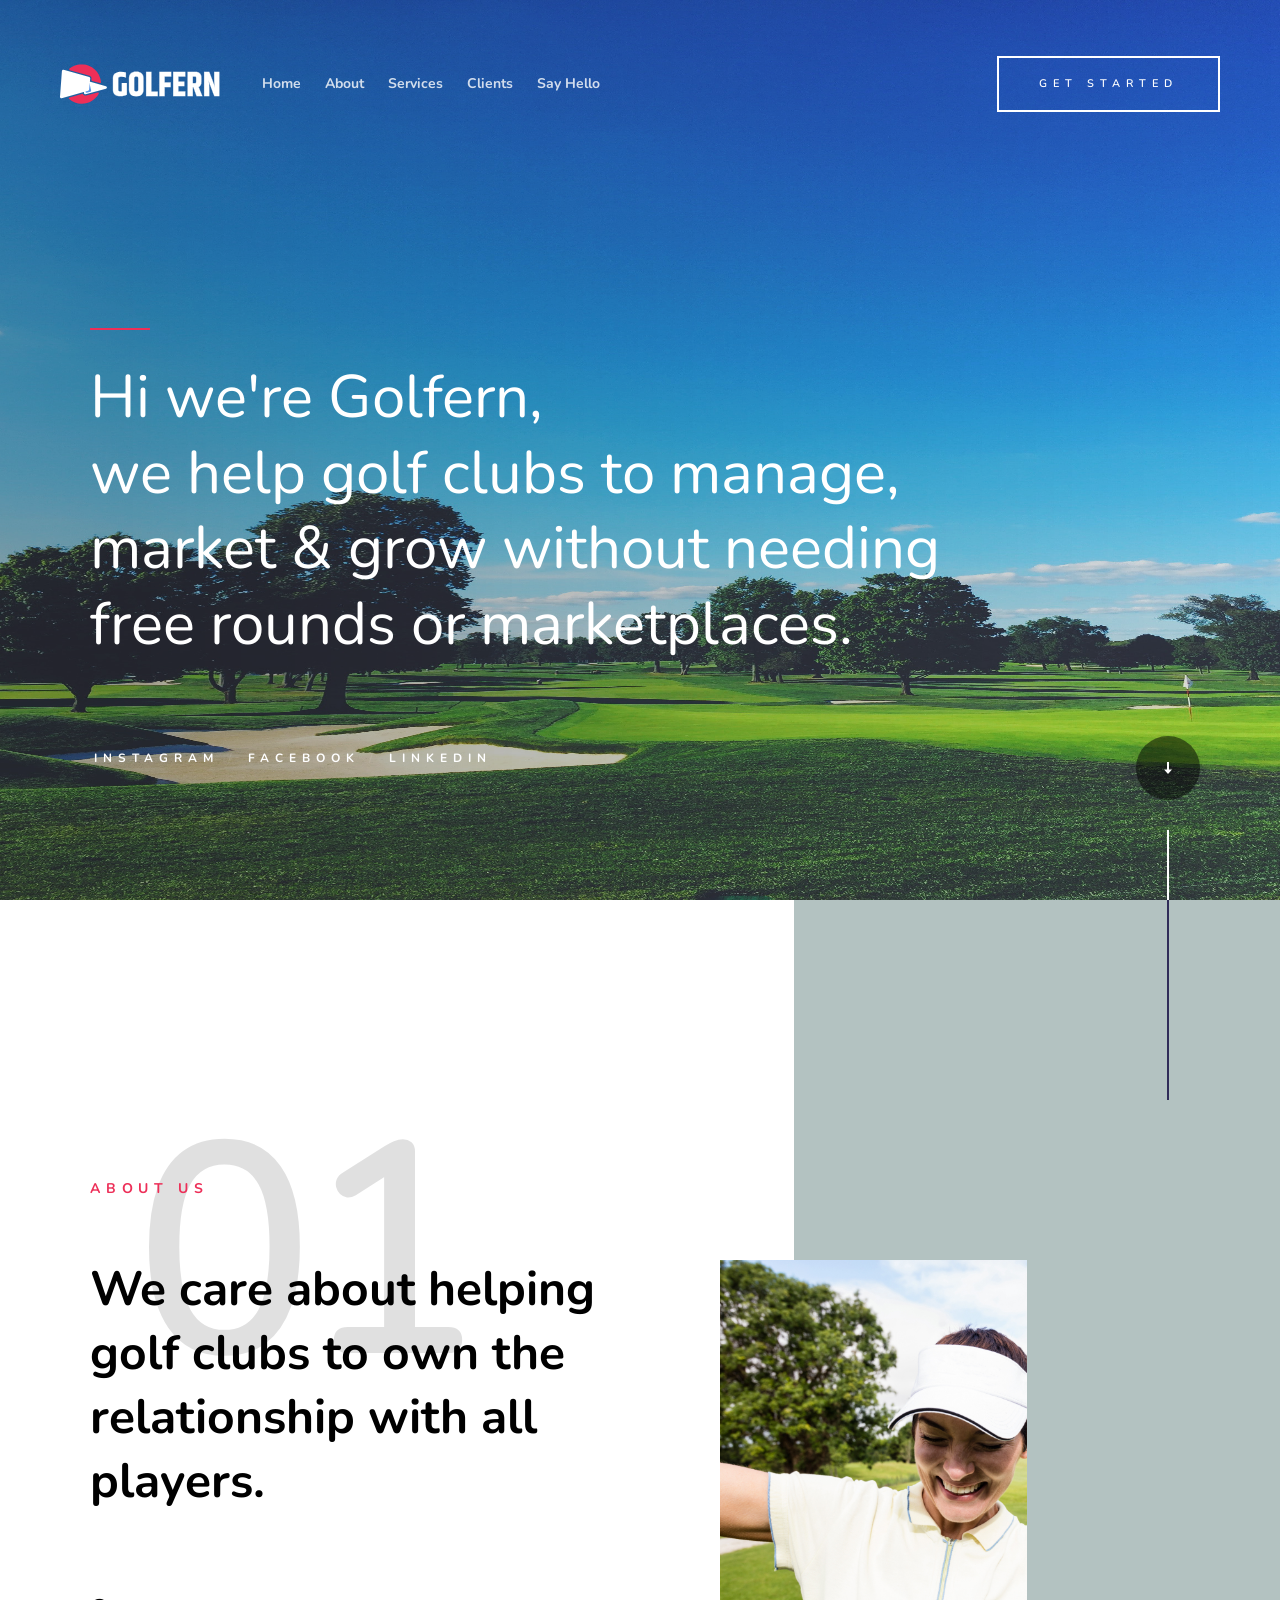
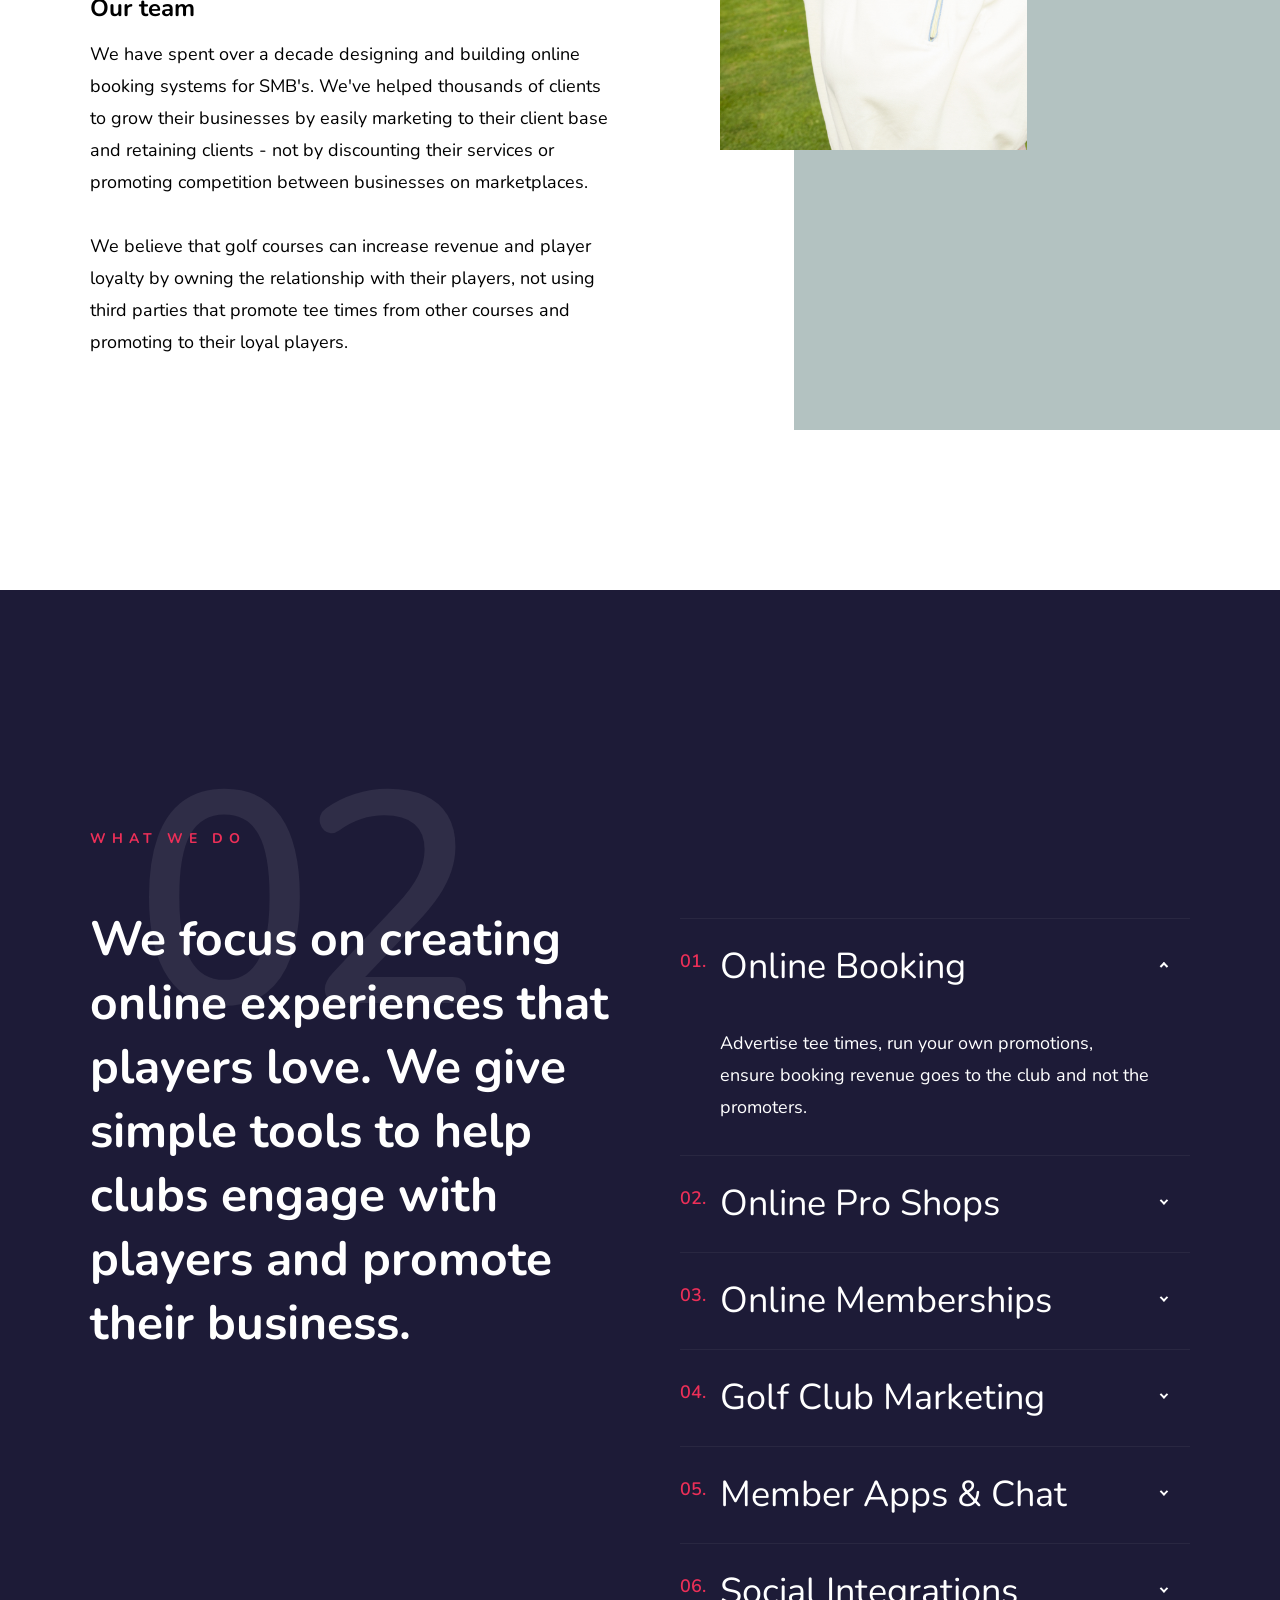
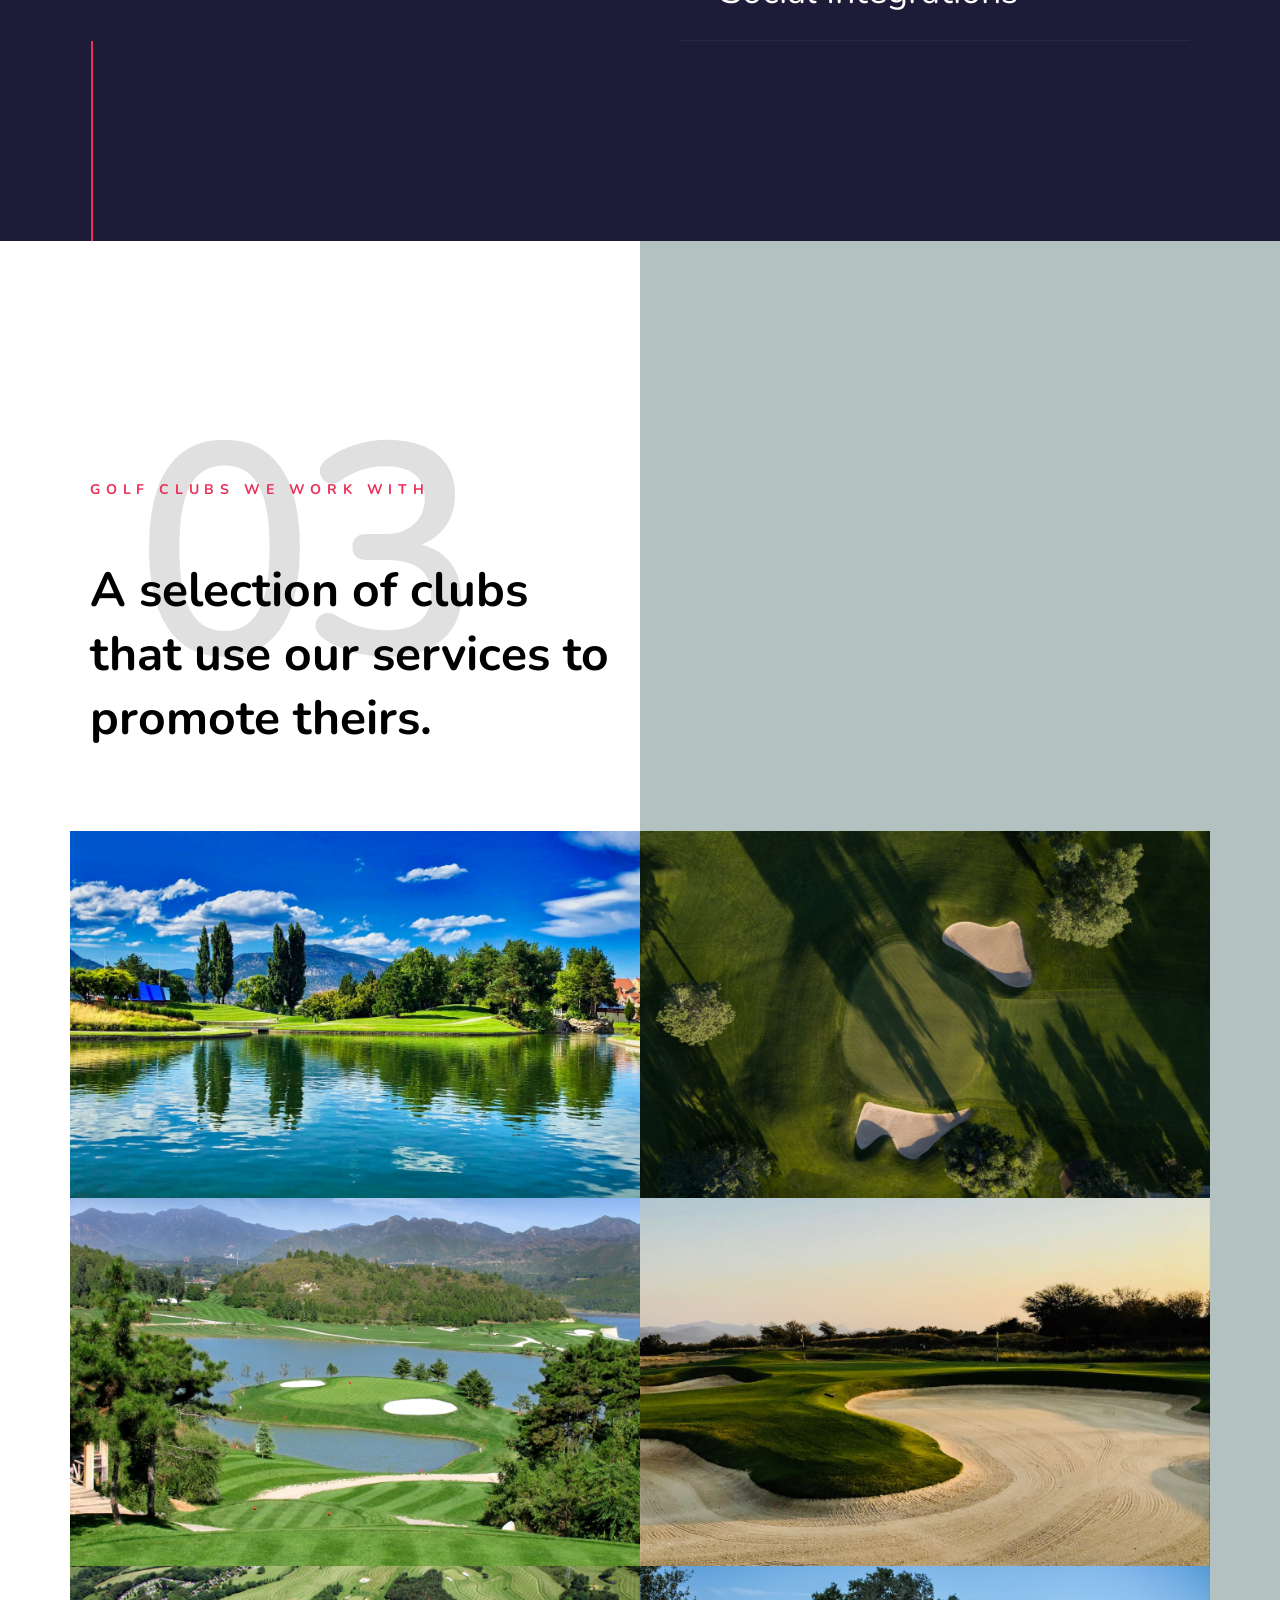
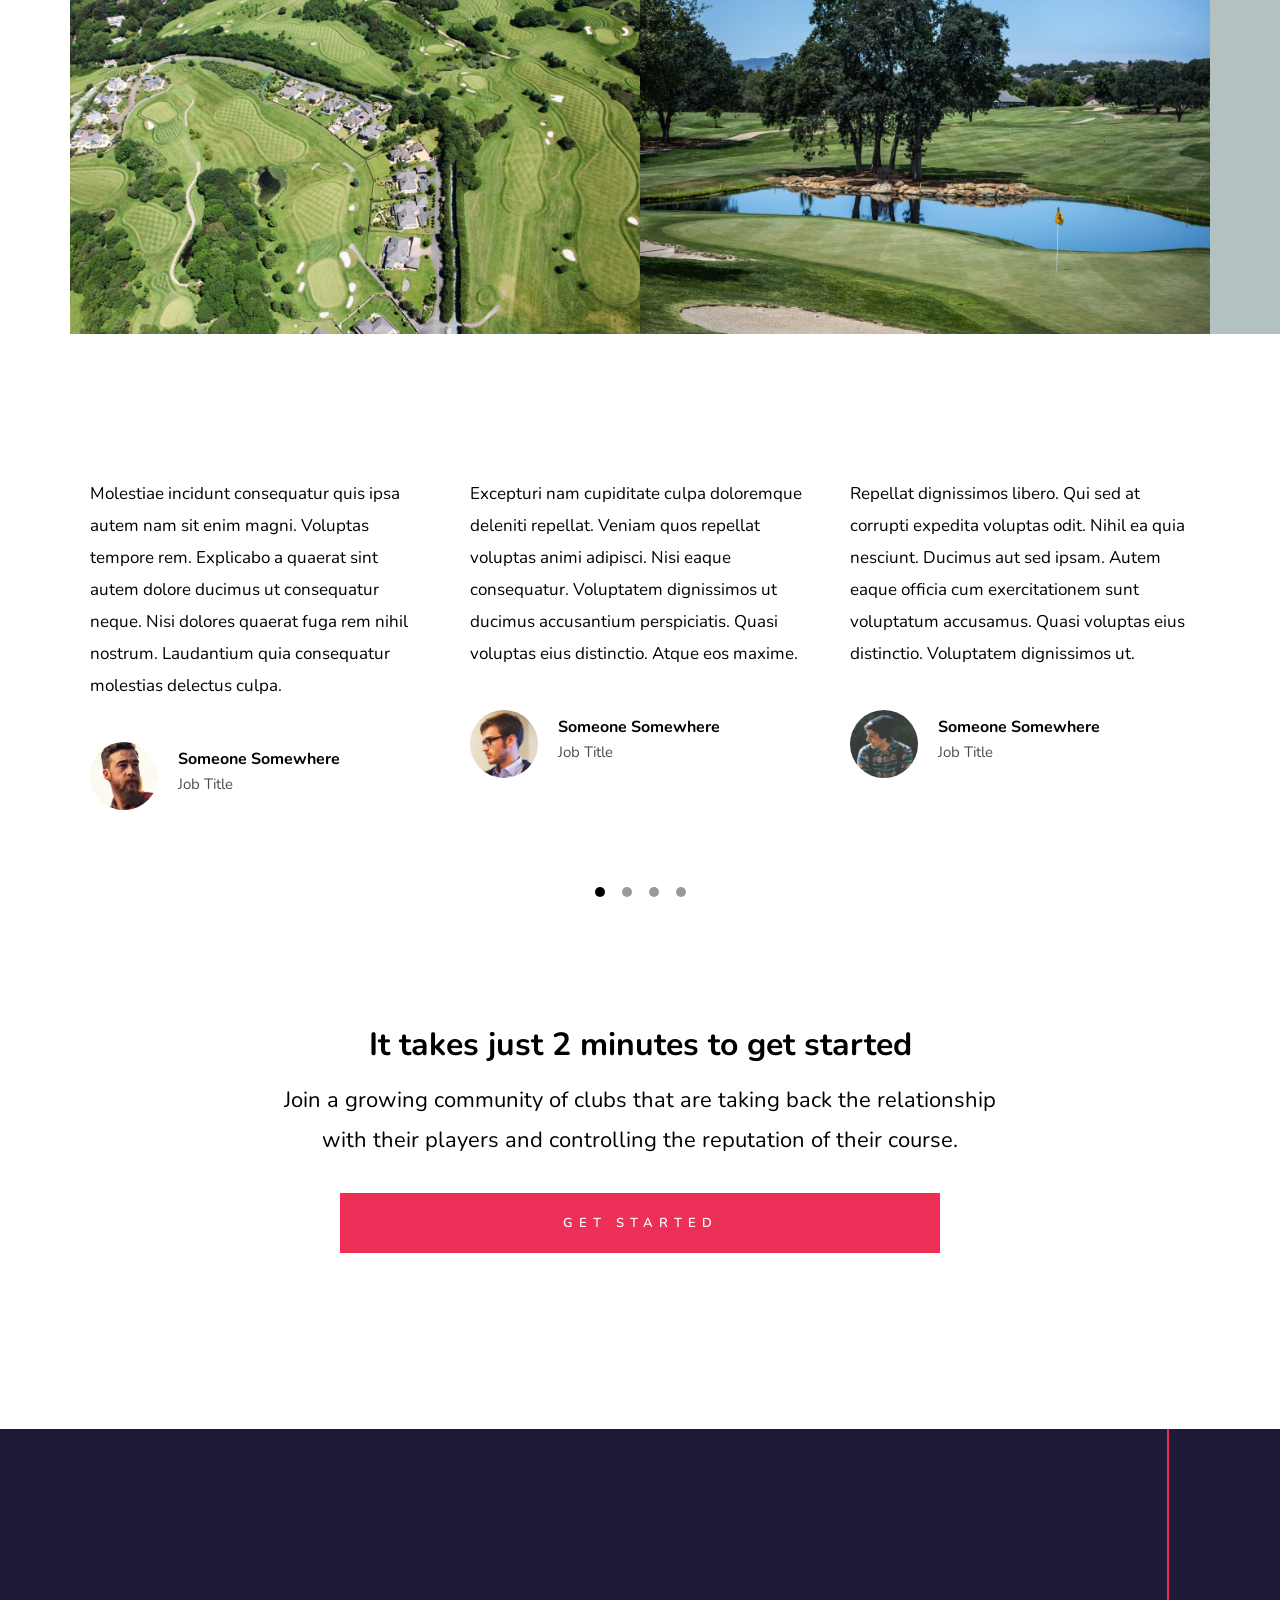
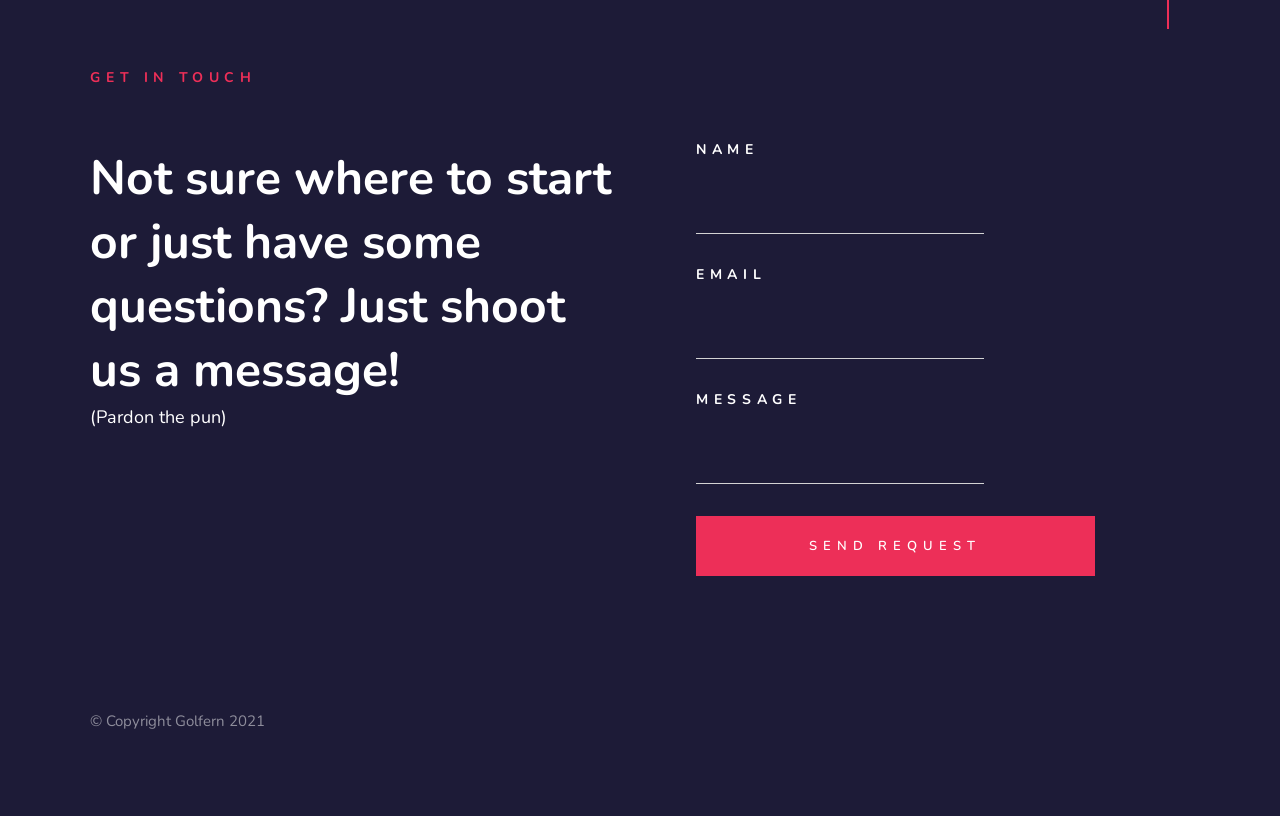
<file: index.html>
<!DOCTYPE html>
<html class="no-js" lang="en">
<head>

    <!--- basic page needs
    ================================================== -->
    <meta charset="utf-8">
    <title>Golfern | Grow your golf club with members playing and spending more</title>
    <meta name="description" content="">
    <meta name="author" content="">

    <!-- mobile specific metas
    ================================================== -->
    <meta name="viewport" content="width=device-width, initial-scale=1">

    <!-- CSS
    ================================================== -->
    <link rel="stylesheet" href="css/base.css">
    <link rel="stylesheet" href="css/main.css">
    <link rel="stylesheet" href="css/vendor.css">

    <!-- script
    ================================================== -->
    <script src="js/modernizr.js"></script>

    <!-- favicons
    ================================================== -->
    <link rel="shortcut icon" type="image/jpg" href="icon.png"/>
    <link rel="apple-touch-icon" sizes="180x180" href="apple-touch-icon.png">
    <link rel="icon" type="image/png" sizes="32x32" href="favicon-32x32.png">
    <link rel="icon" type="image/png" sizes="16x16" href="favicon-16x16.png">
    <link rel="manifest" href="site.webmanifest">
    <!-- Google Tag Manager -->
<script>(function(w,d,s,l,i){w[l]=w[l]||[];w[l].push({'gtm.start':
new Date().getTime(),event:'gtm.js'});var f=d.getElementsByTagName(s)[0],
j=d.createElement(s),dl=l!='dataLayer'?'&l='+l:'';j.async=true;j.src=
'https://www.googletagmanager.com/gtm.js?id='+i+dl;f.parentNode.insertBefore(j,f);
})(window,document,'script','dataLayer','GTM-W5MCWGM');</script>
<!-- End Google Tag Manager -->

</head>

<body id="top">
    <!-- Google Tag Manager (noscript) -->
<noscript><iframe src="https://www.googletagmanager.com/ns.html?id=GTM-W5MCWGM"
height="0" width="0" style="display:none;visibility:hidden"></iframe></noscript>
<!-- End Google Tag Manager (noscript) -->


    <!-- preloader
    ================================================== -->
    <!-- <div id="preloader">
        <div id="loader" class="dots-fade">
            <div></div>
            <div></div>
            <div></div>
        </div>
    </div> -->


    <!-- header
    ================================================== -->
    <header class="s-header">

        <div class="header-logo">
            <a href="index.html">
                <img src="images/logo.svg" alt="Homepage">
            </a>
        </div>

        <div class="header-content">
    
            <nav class="row header-nav-wrap">
                <ul class="header-nav">
                    <li><a class="smoothscroll" href="#hero" title="Intro">Home</a></li>
                    <li><a class="smoothscroll" href="#about" title="About">About</a></li>
                    <li><a class="smoothscroll" href="#services" title="Services">Services</a></li>
                    <li><a class="smoothscroll" href="#portfolio" title="Works">Clients</a></li>
                    <li><a class="smoothscroll" href="#footer" title="Contact us">Say Hello</a></li>
                </ul>
            </nav> <!-- end header-nav-wrap -->

            <a href="#0" class="btn btn--stroke btn--small">Get Started</a>

        </div> <!-- end header-content -->

        <a class="header-menu-toggle" href="#0"><span>Menu</span></a>

    </header> 


    <!-- hero
    ================================================== -->
    <section id="hero" class="s-hero target-section" data-parallax="scroll" data-image-src="images/hero-bg-3000.jpg" data-natural-width=3000 data-natural-height=2000 data-position-y=center>

        <div class="row hero-content">

            <div class="column large-full">

                <h1>
                Hi we're Golfern, <br>
                we help golf clubs to manage,<br>
                market & grow without needing<br>
                free rounds or marketplaces.
                </h1>

                <ul class="hero-social">
                    <li>
                        <a href="#0" title="">Instagram</a>
                    </li>
                    <li>
                        <a href="#0" title="">Facebook</a>
                    </li>
                    <li>
                        <a href="#0" title="">Linkedin</a>
                    </li>
                </ul> <!-- end hero-social -->

            </div> 

        </div> <!-- end hero-content -->

        <div class="hero-scroll">
            <a href="#about" class="scroll-link smoothscroll">
                <svg xmlns="http://www.w3.org/2000/svg" width="24" height="24" viewBox="0 0 24 24"><path d="M12 24l-8-9h6v-15h4v15h6z"/></svg>
            </a>
        </div> <!-- end hero-scroll -->

    </section> <!-- end s-hero -->


    <!-- about
    ================================================== -->
    <section id="about" class="s-about target-section">

        <div class="s-about__section s-about__section--profile">

            <div class="right-vert-line"></div>

            <div class="row">
                <div class="column large-6 medium-8 tab-full">

                    <div class="section-intro" data-num="01">
                        <h3 class="subhead">About Us</h3>
                        <h1 class="display-1">We care about helping golf clubs to own the relationship with all players.</h1>
                    </div>

                    <div class="profile-pic">
                        <img src="images/profile-pic.jpg" 
                             srcset="images/profile-pic.jpg 1x, images/profile-pic@2x.jpg 2x" alt="">
                    </div>

                    <h3>Our team</h3>

                    <p>
                    We have spent over a decade designing and building online booking systems for SMB's. We've helped thousands of clients to grow their businesses by easily marketing to their client base and retaining clients - not by discounting their services or promoting competition between businesses on marketplaces. 
                    </p>
                    <p>
                    We believe that golf courses can increase revenue and player loyalty by owning the relationship with their players, not using third parties that promote tee times from other courses and promoting to their loyal players. </p>

                </div>
            </div>

        </div> <!-- end s-about__section--profile -->

        <!-- <div class="s-about__section">

            <div class="row">
                <div class="column">
                    <h3>Career</h3>
                </div>
            </div>

            <div class="row block-large-1-2 block-900-full work-positions">

                <div class="column">
                    <div class="position">
                        <div class="position__header">
                            <h6>
                                <span class="position__co">Google</span>
                                <span class="position__pos">Product Designer</span>
                            </h6>
                            <div class="position__timeframe">
                                June 2017 - Present
                            </div>
                        </div>

                        <p>
                        Pellentesque posuere. Etiam rhoncus. Praesent blandit laoreet nibh. 
                        Aenean posuere, tortor sed cursus feugiat, nunc augue blandit nunc, 
                        eu sollicitudin urna dolor sagittis lacus. 
                        </p>
                    </div>
                </div>
                <div class="column">
                    <div class="position">
                        <div class="position__header">
                            <h6>
                                <span class="position__co">Facebook</span>
                                <span class="position__pos">UX Director</span>
                            </h6>
                            <div class="position__timeframe">
                                August 2015 - June 2017
                            </div>
                        </div>

                        <p>
                        Aliquam erat volutpat. Phasellus volutpat, metus eget egestas mollis, 
                        lacus lacus blandit dui, id egestas quam mauris ut lacus. Pellentesque 
                        dapibus hendrerit tortor. 
                        </p>
                    </div>
                </div>
                <div class="column">
                    <div class="position">
                        <div class="position__header">
                            <h6>
                                <span class="position__co">Dropbox</span>
                                <span class="position__pos">Mobile App Designer</span>
                            </h6>
                            <div class="position__timeframe">
                                April 2014 - August 2015
                            </div>
                        </div>

                        <p>
                        In hac habitasse platea dictumst. Donec pede justo, fringilla vel, aliquet nec, 
                        vulputate eget, arcu. Fusce risus nisl, viverra et, tempor et, pretium in, sapien.
                        Phasellus volutpat, metus eget.
                        </p>
                    </div>
                </div>
                <div class="column">
                    <div class="position">
                        <div class="position__header">
                            <h6>
                                <span class="position__co">Microsoft</span>
                                <span class="position__pos">Product Designer</span>
                            </h6>
                            <div class="position__timeframe">
                                June 2012 - February 2014
                            </div>
                        </div>

                        <p>
                        Donec pede justo, fringilla vel, aliquet nec, vulputate eget, arcu. 
                        Curabitur blandit mollis lacus. Curabitur vestibulum aliquam leo. 
                        Vivamus in erat ut urna cursus vestibulum.
                        </p>
                    </div>
                </div>

            </div>

        </div> -->

    </section>


    <!-- services
    ================================================== -->
    <section id="services" class="s-services target-section h-dark-bg">
        
        <div class="row s-services__content">

            <div class="vert-line"></div>

            <div class="column large-6 s-services__leftcol">
                <div class="section-intro" data-num="02">
                    <h3 class="subhead">What We Do</h3>

                    <h1 class="display-1">
                    We focus on creating online experiences that players love. We give simple tools to help clubs engage with players and promote their business.
                    </h1>
                </div>
            </div> <!-- end  s-services--leftcol -->

            <div class="column large-6">
                <ul class="services-list">
                    <li class="services-list__item is-active">
                        <div class="services-list__item-header">
                            <h5>Online Booking</h5>
                        </div>
                        <div class="services-list__item-body">
                            <p>
                            Advertise tee times, run your own promotions, ensure booking revenue goes to the club and not the promoters.
                            </p>
                        </div>
                    </li> <!-- services-list__item -->
                    <li class="services-list__item">
                        <div class="services-list__item-header">
                            <h5>Online Pro Shops</h5>
                        </div>
                        <div class="services-list__item-body">
                            <p>
                            Create new online revenue streams with a simple eCommerce site for your Pro shop. Get setup in seconds and be open 24/7.
                            </p>
                        </div>
                    </li> <!-- services-list__item -->
                    <li class="services-list__item">
                        <div class="services-list__item-header">
                            <h5>Online Memberships</h5>
                        </div>
                        <div class="services-list__item-body">
                            <p>
                            Increase membership flexibility with our online memberships. Offer mothnly subscribtions, different subscribtion types and even include add on services like discounts for the online pro shop.
                            </p>
                        </div>
                    </li> <!-- services-list__item -->
                    <li class="services-list__item">
                        <div class="services-list__item-header">
                            <h5>Golf Club Marketing</h5>
                        </div>
                        <div class="services-list__item-body">
                            <p>Use our pre-built email and SMS templates to engage more regularly with your members and visitors. Easily advertise new club inititaves, competitons and more to keep players loyal to your club.
                            </p>
                        </div>
                    </li> <!-- services-list__item -->
                    <li class="services-list__item">
                        <div class="services-list__item-header">
                            <h5>Member Apps & Chat</h5>
                        </div>
                        <div class="services-list__item-body">
                            <p>
                            Put the scorecard in their pocket with mobile apps for members and visitors. See live leaderboards on competiton days and allow members to benchmark their game against other club members. When not playing, allow members to organise games or find that extra player for Sunday with our built in chat channels. 
                            </p>
                        </div>
                    </li> <!-- services-list__item -->
                    <li class="services-list__item">
                        <div class="services-list__item-header">
                            <h5>Social Integrations</h5>
                        </div>
                        <div class="services-list__item-body">
                            <p>
                            Increse your online reputatiuon with our Google and Facebook integrations. Easily post reviews to google, take bookings from multiple platforms and effortlessly promote your club online.
                            </p>
                        </div>
                    </li> <!-- services-list__item -->
                </ul> <!-- end services-list -->
            </div>

        </div> <!-- s-services__content -->

    </section> <!-- end s-services -->


    <!-- portfolio
    ================================================== -->
    <section id="portfolio" class="s-portfolio target-section">

        <div class="row s-portfolio__header">
            <div class="column large-6 medium-8 tab-full">
                <div class="section-intro" data-num="03">
                    <h3 class="subhead">Golf Clubs we work with</h3>
                    <h1 class="display-1">
                        A selection of clubs that use our services to promote theirs.
                    </h1>
                </div>
            </div>
        </div> <!-- s-porfolio__header -->

        <div class="row s-porfolio__list block-large-1-2 block-tab-full collapse">

            <div class="column">
                <div class="folio-item">
                    <div class="folio-item__thumb">
                        <a class="folio-item__thumb-link" href="images/portfolio/gallery/g-windows-in-the-city.jpg" title="Windows in The City" data-size="1050x700">
                            <img src="images/portfolio/windows-in-the-city.jpg" 
                                 srcset="images/portfolio/windows-in-the-city.jpg 1x, images/portfolio/windows-in-the-city@2x.jpg 2x" alt="">
                        </a>
                    </div>
                    <div class="folio-item__info">
                        <div class="folio-item__cat">Course Address</div>
                        <h4 class="folio-item__title">Course Name</h4>
                    </div>
                    <a href="#" title="Coming soon" class="folio-item__project-link">Coming soon</a>
                    <div class="folio-item__caption">
                        <p>Coming Soon</p>
                    </div>
                </div>
            </div> <!-- end column -->
            <div class="column">
                <div class="folio-item">
                    <div class="folio-item__thumb">
                        <a class="folio-item__thumb-link" href="images/portfolio/gallery/g-building-blocks.jpg" title="Building Blocks" data-size="1050x700">
                            <img src="images/portfolio/building-blocks.jpg" 
                                 srcset="images/portfolio/building-blocks.jpg 1x, images/portfolio/building-blocks@2x.jpg 2x" alt="">
                        </a>
                    </div>
                    <div class="folio-item__info">
                        <div class="folio-item__cat">Course Address</div>
                        <h4 class="folio-item__title">Course Name</h4>
                    </div>
                    <a href="#" title="Coming soon" class="folio-item__project-link">Coming soon</a>
                    <div class="folio-item__caption">
                        <p>Coming Soon</p>
                    </div>
                </div>
            </div> <!-- end column -->
            <div class="column">
                <div class="folio-item">
                    <div class="folio-item__thumb">
                        <a class="folio-item__thumb-link" href="images/portfolio/gallery/g-shout-jump.jpg" Title="Shout and Jump" data-size="1050x700">
                            <img src="images/portfolio/shout-and-jump.jpg" 
                                 srcset="images/portfolio/shout-and-jump.jpg 1x, images/portfolio/shout-and-jump@2x.jpg 2x" alt="">
                        </a>
                    </div>
                    <div class="folio-item__info">
                        <div class="folio-item__cat">Course Address</div>
                        <h4 class="folio-item__title">Course Name</h4>
                    </div>
                    <a href="#" title="Coming soon" class="folio-item__project-link">Coming soon</a>
                    <div class="folio-item__caption">
                        <p>Coming Soon</p>
                    </div>
                </div>
            </div> <!-- end column -->
            <div class="column">
                <div class="folio-item">
                    <div class="folio-item__thumb">
                        <a class="folio-item__thumb-link" href="images/portfolio/gallery/g-sand-dunes.jpg" title="Sand Dunes" data-size="1050x700">
                            <img src="images/portfolio/sand-dunes.jpg" 
                                 srcset="images/portfolio/sand-dunes.jpg 1x, images/portfolio/sand-dunes@2x.jpg 2x" alt="">
                        </a>
                    </div>
                    <div class="folio-item__info">
                        <div class="folio-item__cat">Course Address</div>
                        <h4 class="folio-item__title">Course Name</h4>
                    </div>
                    <a href="#" title="Coming soon" class="folio-item__project-link">Coming soon</a>
                    <div class="folio-item__caption">
                        <p>Coming Soon</p>
                    </div>
                </div>
            </div> <!-- end column -->
            <div class="column">
                <div class="folio-item">
                    <div class="folio-item__thumb">
                        <a class="folio-item__thumb-link" href="images/portfolio/gallery/g-woodcraft.jpg" title="Sand Dunes" data-size="1050x700">
                            <img src="images/portfolio/woodcraft.jpg" 
                                 srcset="images/portfolio/woodcraft.jpg 1x, images/portfolio/woodcraft@2x.jpg 2x" alt="">
                        </a>
                    </div>
                    <div class="folio-item__info">
                        <div class="folio-item__cat">Course Address</div>
                        <h4 class="folio-item__title">Course Name</h4>
                    </div>
                    <a href="#" title="Coming soon" class="folio-item__project-link">Coming soon</a>
                    <div class="folio-item__caption">
                        <p>Coming Soon</p>
                    </div>
                </div>
            </div> <!-- end column -->
            <div class="column">
                <div class="folio-item">
                    <div class="folio-item__thumb">
                        <a class="folio-item__thumb-link" href="images/portfolio/gallery/g-lamp.jpg" title="The Lamp" data-size="1050x700">
                            <img src="images/portfolio/lamp.jpg" 
                                 srcset="images/portfolio/lamp.jpg 1x, images/portfolio/lamp@2x.jpg 2x" alt="">
                        </a>
                    </div>
                    <div class="folio-item__info">
                        <div class="folio-item__cat">Course Address</div>
                        <h4 class="folio-item__title">Course Name</h4>
                    </div>
                    <a href="#" title="Coming soon" class="folio-item__project-link">Coming soon</a>
                    <div class="folio-item__caption">
                        <p>Coming Soon</p>
                    </div>
                </div>
            </div> <!-- end column -->

        </div> <!-- folio-list -->

    </section> <!-- end portfolio -->


    <!-- testimonials
    ================================================== -->
    <section id="testimonials" class="s-testimonials">

        <div class="row collapse">

            <div class="column large-full">

                <div class="testimonial-slider">

                    <div class="testimonial-slider__slide">
                        <p>
                        Molestiae incidunt consequatur quis ipsa autem nam sit enim magni. Voluptas tempore rem. 
                        Explicabo a quaerat sint autem dolore ducimus ut consequatur neque.  Nisi dolores quaerat fuga rem nihil nostrum.
                        Laudantium quia consequatur molestias delectus culpa.
                        </p>
                        <div class="testimonial-slider__author">
                            <img src="images/avatars/user-02.jpg" alt="Author image" class="testimonial-slider__avatar">
                            <cite class="testimonial-slider__cite">
                                <strong>Someone Somewhere</strong>
                                <span>Job Title</span>
                            </cite>
                        </div>
                    </div> <!-- end testimonials__slide -->
    
                    <div class="testimonial-slider__slide">
                        <p>
                        Excepturi nam cupiditate culpa doloremque deleniti repellat. Veniam quos repellat voluptas animi adipisci.
                        Nisi eaque consequatur. Voluptatem dignissimos ut ducimus accusantium perspiciatis.
                        Quasi voluptas eius distinctio. Atque eos maxime.
                        </p>
                        <div class="testimonial-slider__author">
                            <img src="images/avatars/user-01.jpg" alt="Author image" class="testimonial-slider__avatar">
                            <cite class="testimonial-slider__cite">
                                <strong>Someone Somewhere</strong>
                                <span>Job Title</span>
                            </cite>
                        </div>
                    </div> <!-- end testimonials__slide -->
    
                    <div class="testimonial-slider__slide">
                        <p>
                        Repellat dignissimos libero. Qui sed at corrupti expedita voluptas odit. Nihil ea quia nesciunt. Ducimus aut sed ipsam.  
                        Autem eaque officia cum exercitationem sunt voluptatum accusamus. Quasi voluptas eius distinctio.
                        Voluptatem dignissimos ut.
                        </p>
                        <div class="testimonial-slider__author">
                            <img src="images/avatars/user-04.jpg" alt="Author image" class="testimonial-slider__avatar">
                            <cite class="testimonial-slider__cite">
                                <strong>Someone Somewhere</strong>
                                <span>Job Title</span>
                            </cite>
                        </div>
                    </div> <!-- end testimonials__slide -->
    
                    <div class="testimonial-slider__slide">
                        <p>
                        Nunc interdum lacus sit amet orci. Vestibulum dapibus nunc ac augue. Fusce vel dui. In ac felis 
                        quis tortor malesuada pretium. Curabitur vestibulum aliquam leo. Qui sed at corrupti expedita voluptas odit. 
                        Nihil ea quia nesciunt. Ducimus aut sed ipsam.
                        </p>
                        <div class="testimonial-slider__author">
                            <img src="images/avatars/user-05.jpg" alt="Author image" class="testimonial-slider__avatar">
                            <cite class="testimonial-slider__cite">
                                <strong>Someone Somewhere</strong>
                                <span>Job Title</span>
                            </cite>
                        </div>
                    </div> <!-- end testimonials__slide -->

                </div> <!-- end testimonial slider -->
                
            </div> <!-- end column -->

        </div> <!-- end row -->


        <!-- CTA
        ================================================== -->
        <div class="s-cta">

            <div class="row">
                <div class="column large-full">
                    <h2 class="section-desc">
                        It takes just 2 minutes to get started
                    </h2>
                </div>
            </div>
    
            <div class="row cta-content">
                <div class="column large-full">
                    <p>
                    Join a growing community of clubs that are taking back the relationship with their players and controlling the reputation of their course.
                    </p>
    
                    <a href="#" class="btn btn--primary h-full-width">Get Started</a>
                </div>
            </div> <!-- end cta-content -->
    
        </div> <!-- end s-cta -->


    </section> <!-- end s-testimonials -->


    <!-- footer
    ================================================== -->
    <footer class="s-footer h-dark-bg" id="footer">
        
        <div class="right-vert-line"></div>

        <div class="row s-footer__main">
            <div class="column large-6">
                <div class="section-intro">
                    <h3 class="subhead">Get In Touch</h3>

                    <h1 class="display-1">
                    Not sure where to start or just have some questions? Just shoot us a message!</h1>
                    <p class="section-desc" style="margin-top: -1em">(Pardon the pun)
                    </p>
                </div>
            </div>

            <div class="column large-5">
                <div class="footer-contacts">
                    <div class="footer-contact-block">
                        <!-- checkout formspree.io for easy form setup -->
              <form class="work-request" action="https://formspree.io/f/xeqvaqqj"
  method="POST">
                <div class="work-request--information">
                  <div class="information-name">
                    <label class="subhead" for="name">Name</label>
                    <input name="name" required id="name" type="text" spellcheck="false">
                  </div>
                  <div class="information-email">
                    <label class="subhead" for="email">Email</label>
                    <input name="email" required id="email" type="email" spellcheck="false">
                  </div>
                  <div class="information-message">
                    <label class="subhead" for="message">Message</label>
                    <input name="message" id="message" type="text" spellcheck="false">
                  </div>
                </div>
                <input class="btn btn--primary h-full-width" type="submit" value="Send Request">
              </form>
                    </div> <!-- end footer-contact-block -->
                </div>
            </div>
        </div> <!-- end s-footer__main -->

        <div class="row s-footer__bottom">
            <div class="column large-full ss-copyright">
                <span>© Copyright Golfern 2021</span> 
            </div> <!-- end ss-copyright -->

            <div class="ss-go-top">
                <a class="smoothscroll" title="Back to Top" href="#top">
                    <svg xmlns="http://www.w3.org/2000/svg" width="24" height="24" viewBox="0 0 24 24"><path d="M12 0l8 9h-6v15h-4v-15h-6z"/></svg>
                </a>
            </div> <!-- end ss-go-top -->
        </div> <!-- end s-footer__bottom -->

    </footer> <!-- end s-footer -->


    <!-- photoswipe background
    ================================================== -->
    <div aria-hidden="true" class="pswp" role="dialog" tabindex="-1">

        <div class="pswp__bg"></div>
        <div class="pswp__scroll-wrap">

            <div class="pswp__container">
                <div class="pswp__item"></div>
                <div class="pswp__item"></div>
                <div class="pswp__item"></div>
            </div>

            <div class="pswp__ui pswp__ui--hidden">
                <div class="pswp__top-bar">
                    <div class="pswp__counter"></div><button class="pswp__button pswp__button--close" title="Close (Esc)"></button> <button class="pswp__button pswp__button--share" title=
                    "Share"></button> <button class="pswp__button pswp__button--fs" title="Toggle fullscreen"></button> <button class="pswp__button pswp__button--zoom" title=
                    "Zoom in/out"></button>
                    <div class="pswp__preloader">
                        <div class="pswp__preloader__icn">
                            <div class="pswp__preloader__cut">
                                <div class="pswp__preloader__donut"></div>
                            </div>
                        </div>
                    </div>
                </div>
                <div class="pswp__share-modal pswp__share-modal--hidden pswp__single-tap">
                    <div class="pswp__share-tooltip"></div>
                </div><button class="pswp__button pswp__button--arrow--left" title="Previous (arrow left)"></button> <button class="pswp__button pswp__button--arrow--right" title=
                "Next (arrow right)"></button>
                <div class="pswp__caption">
                    <div class="pswp__caption__center"></div>
                </div>
            </div>

        </div>

    </div> <!-- end photoSwipe background -->


    <!-- Java Script
    ================================================== -->
    <script src="js/jquery-3.2.1.min.js"></script>
    <script src="js/plugins.js"></script>
    <script src="js/main.js"></script>

</body>
</file>
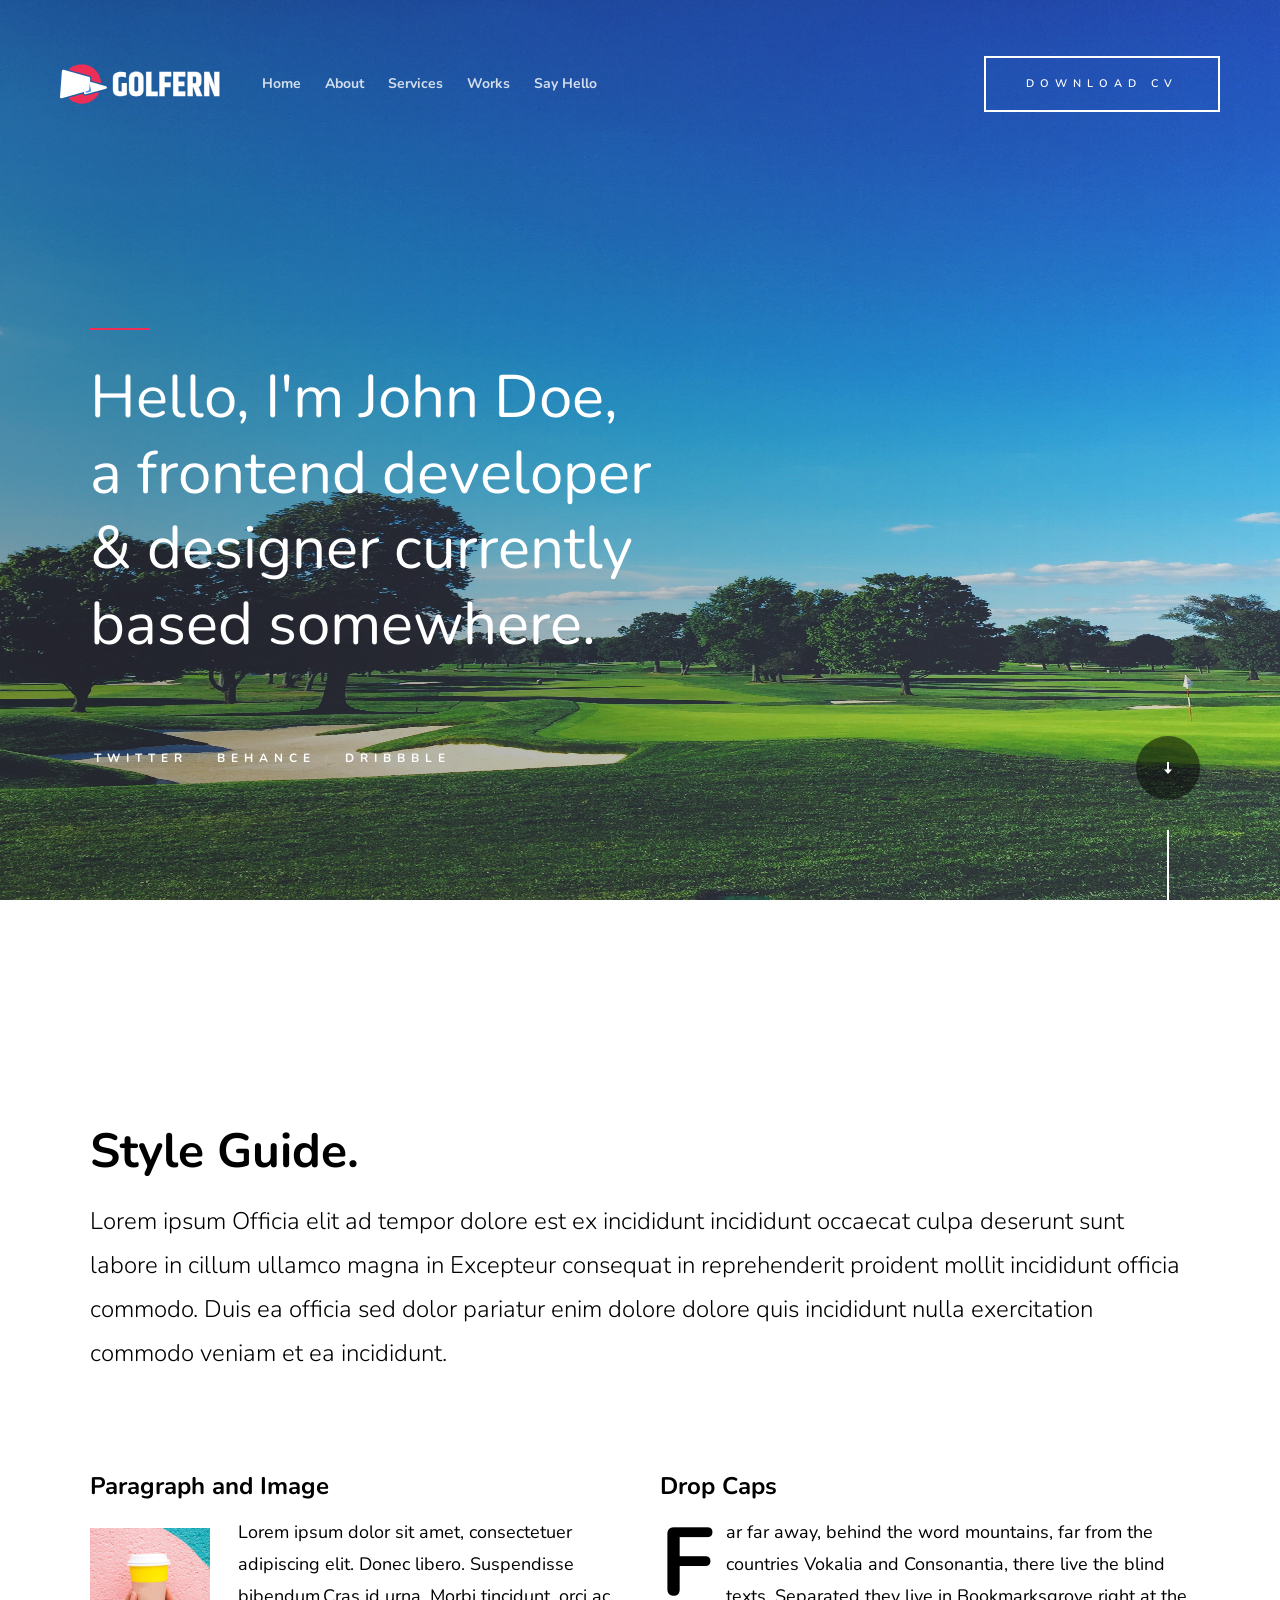
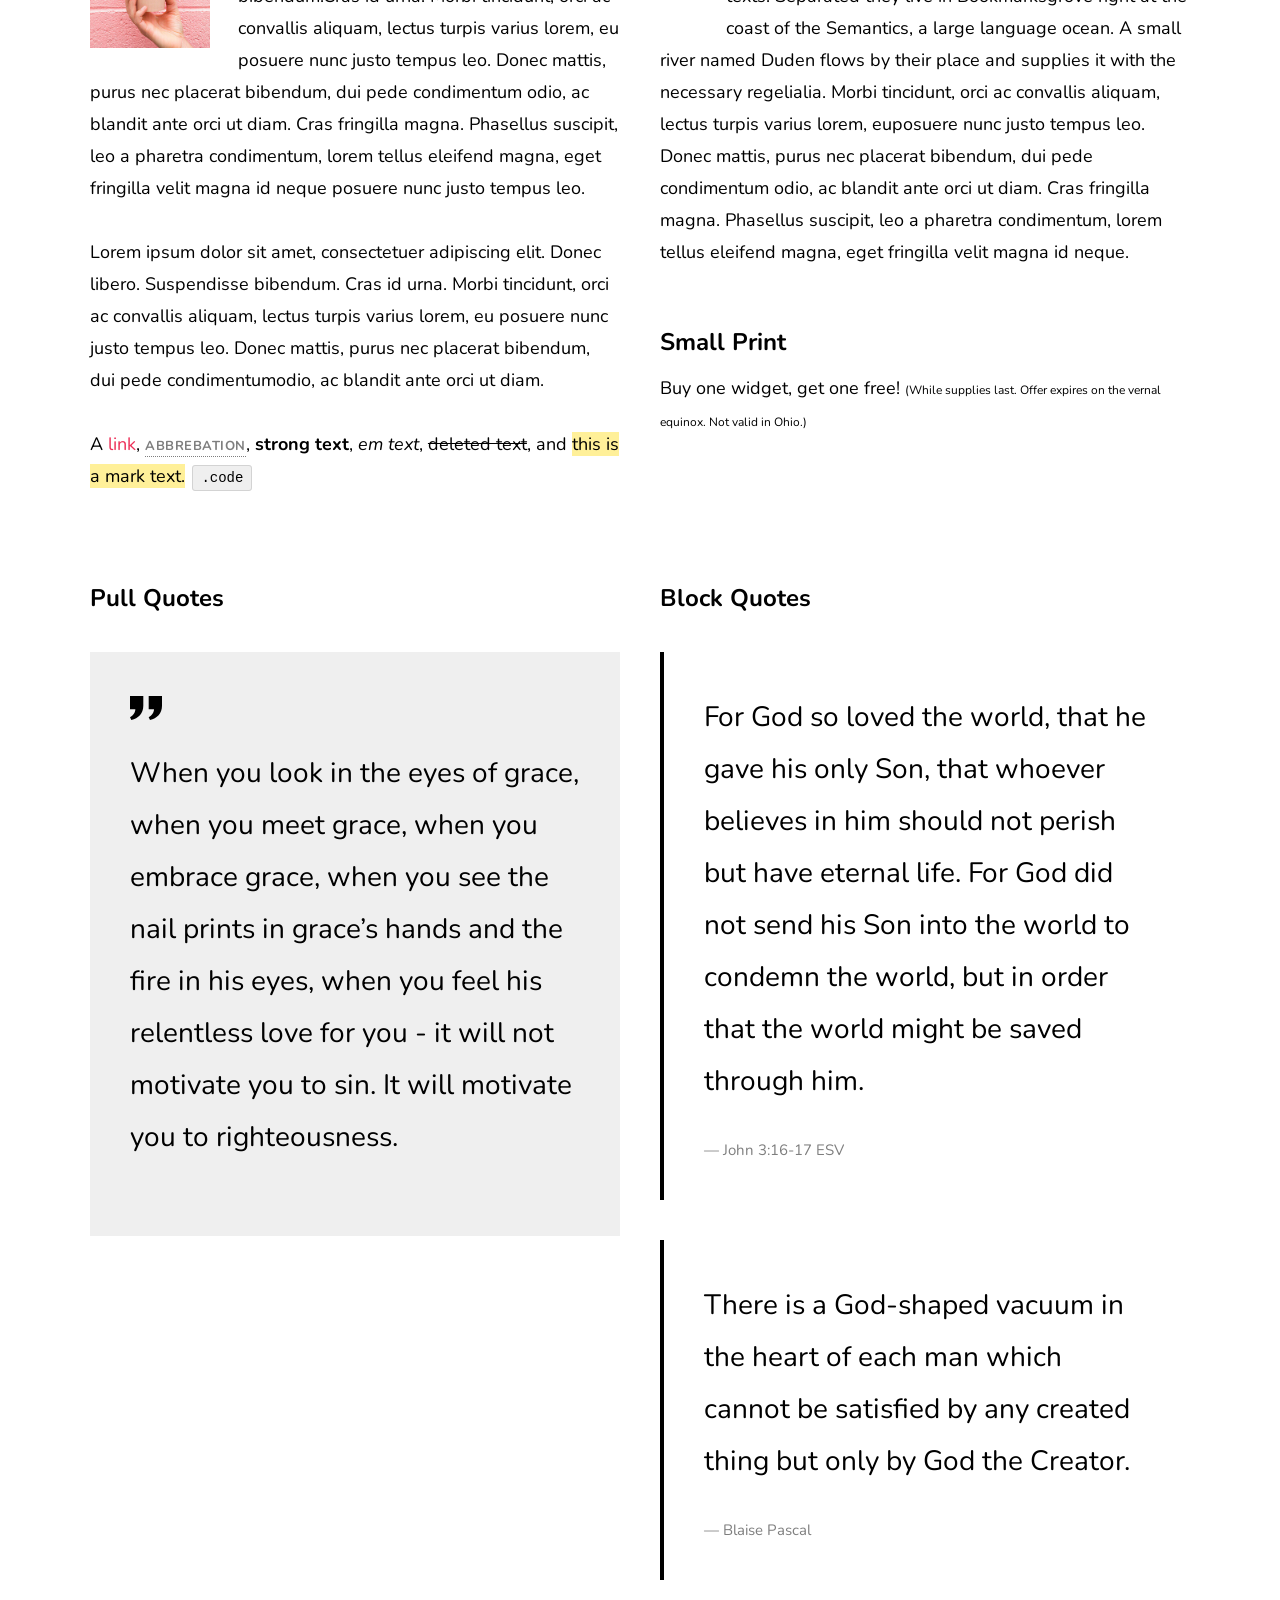
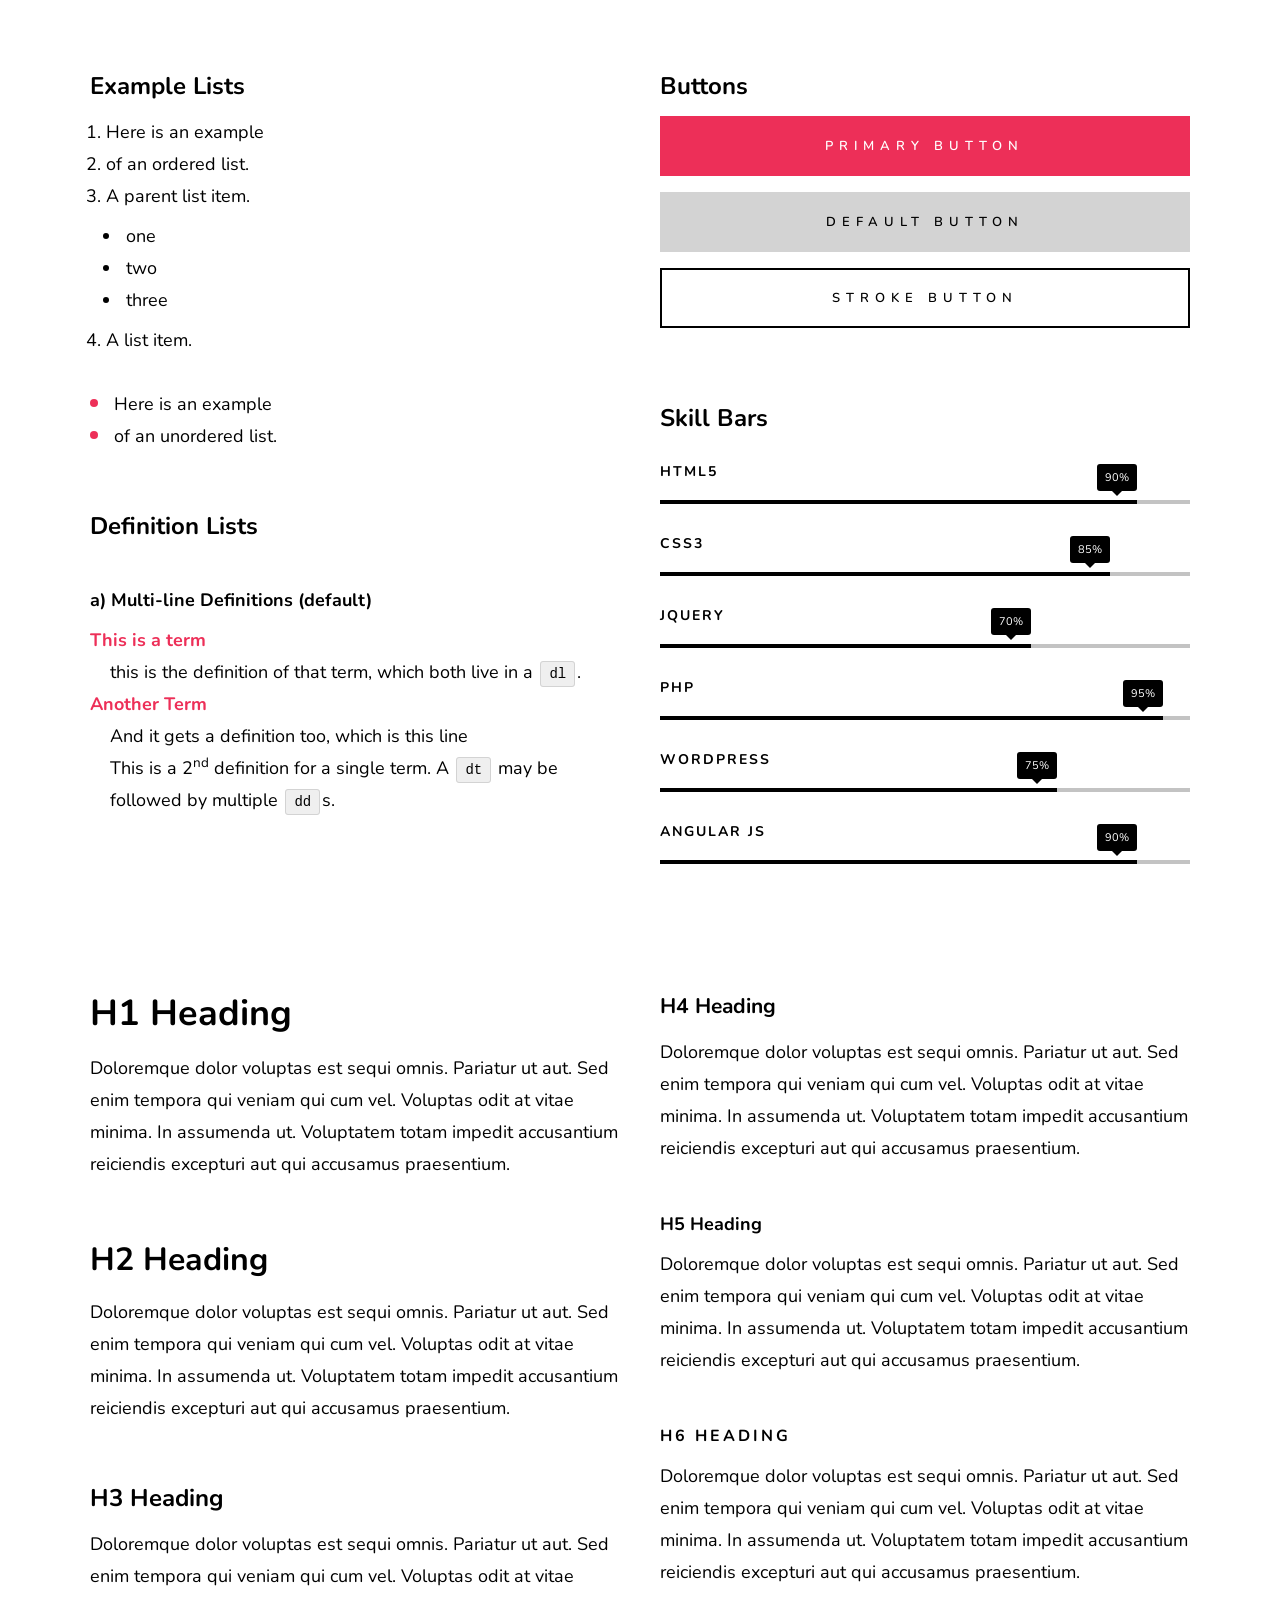
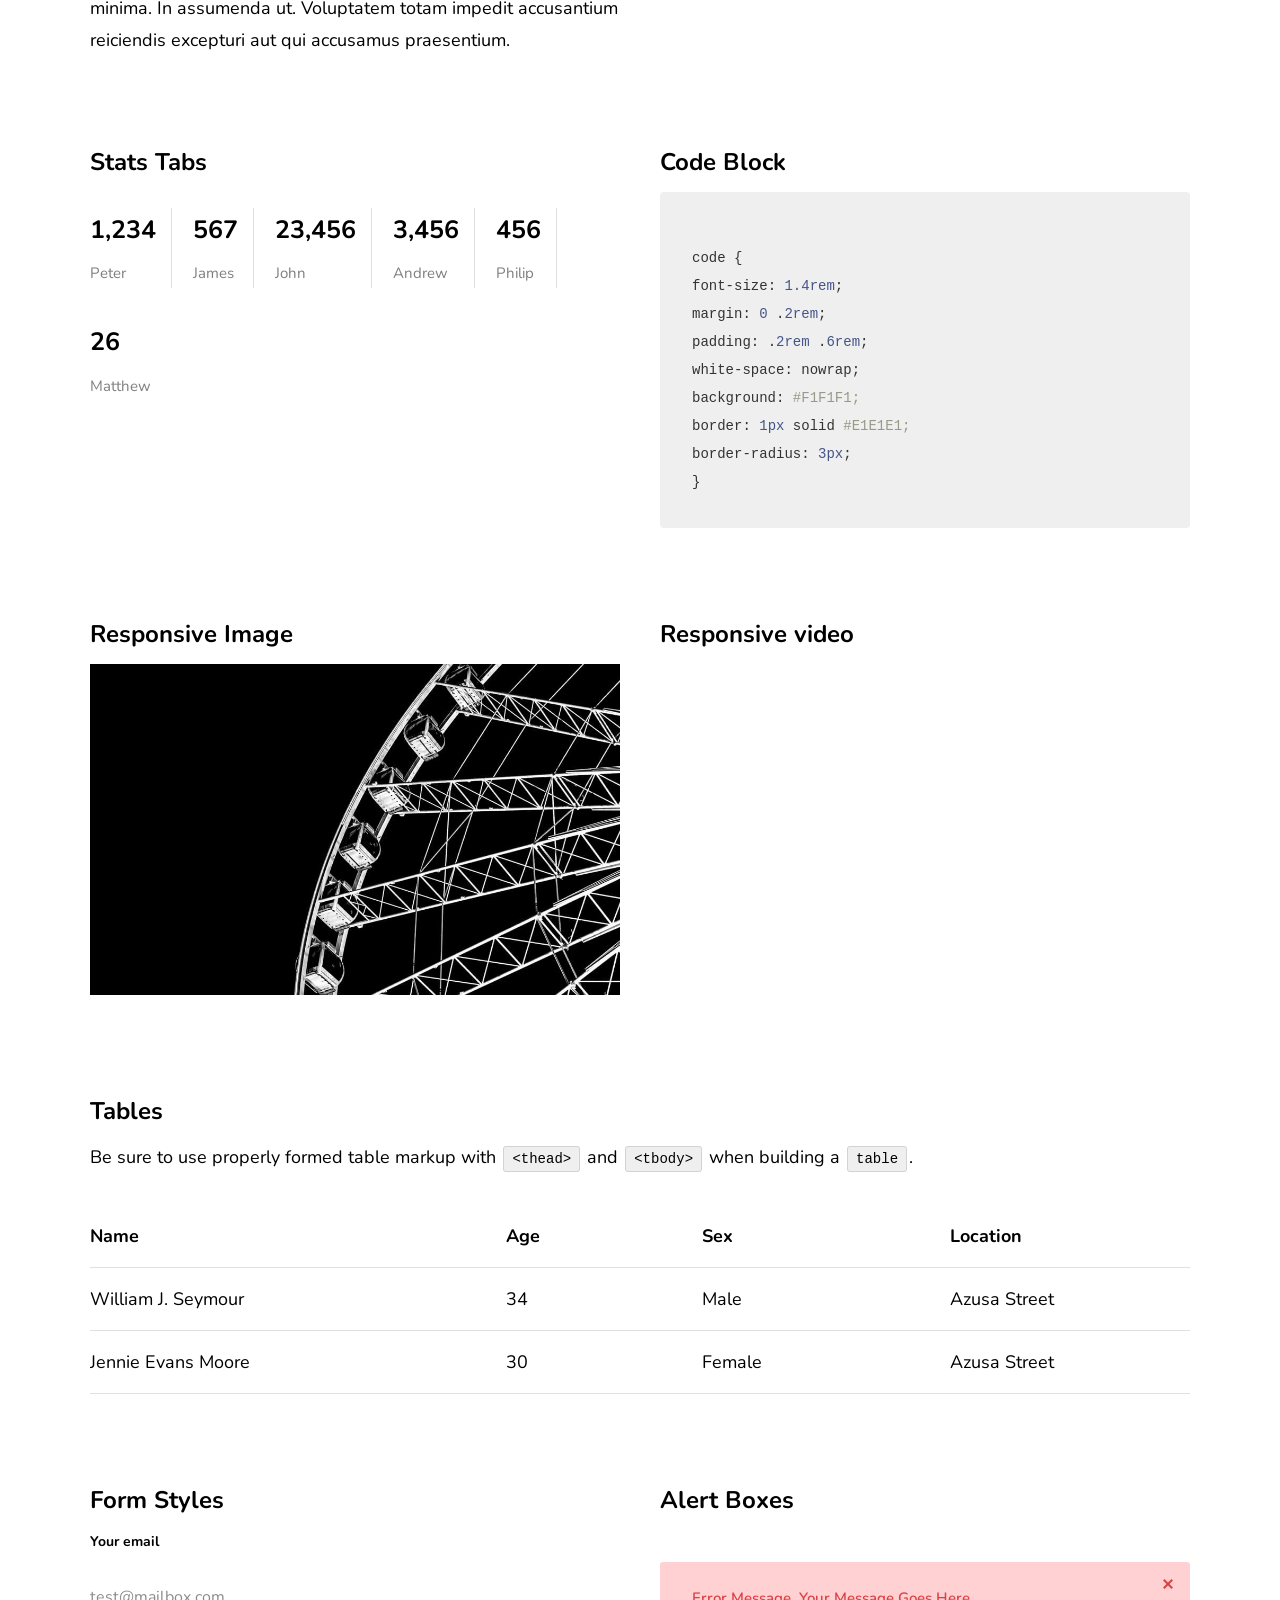
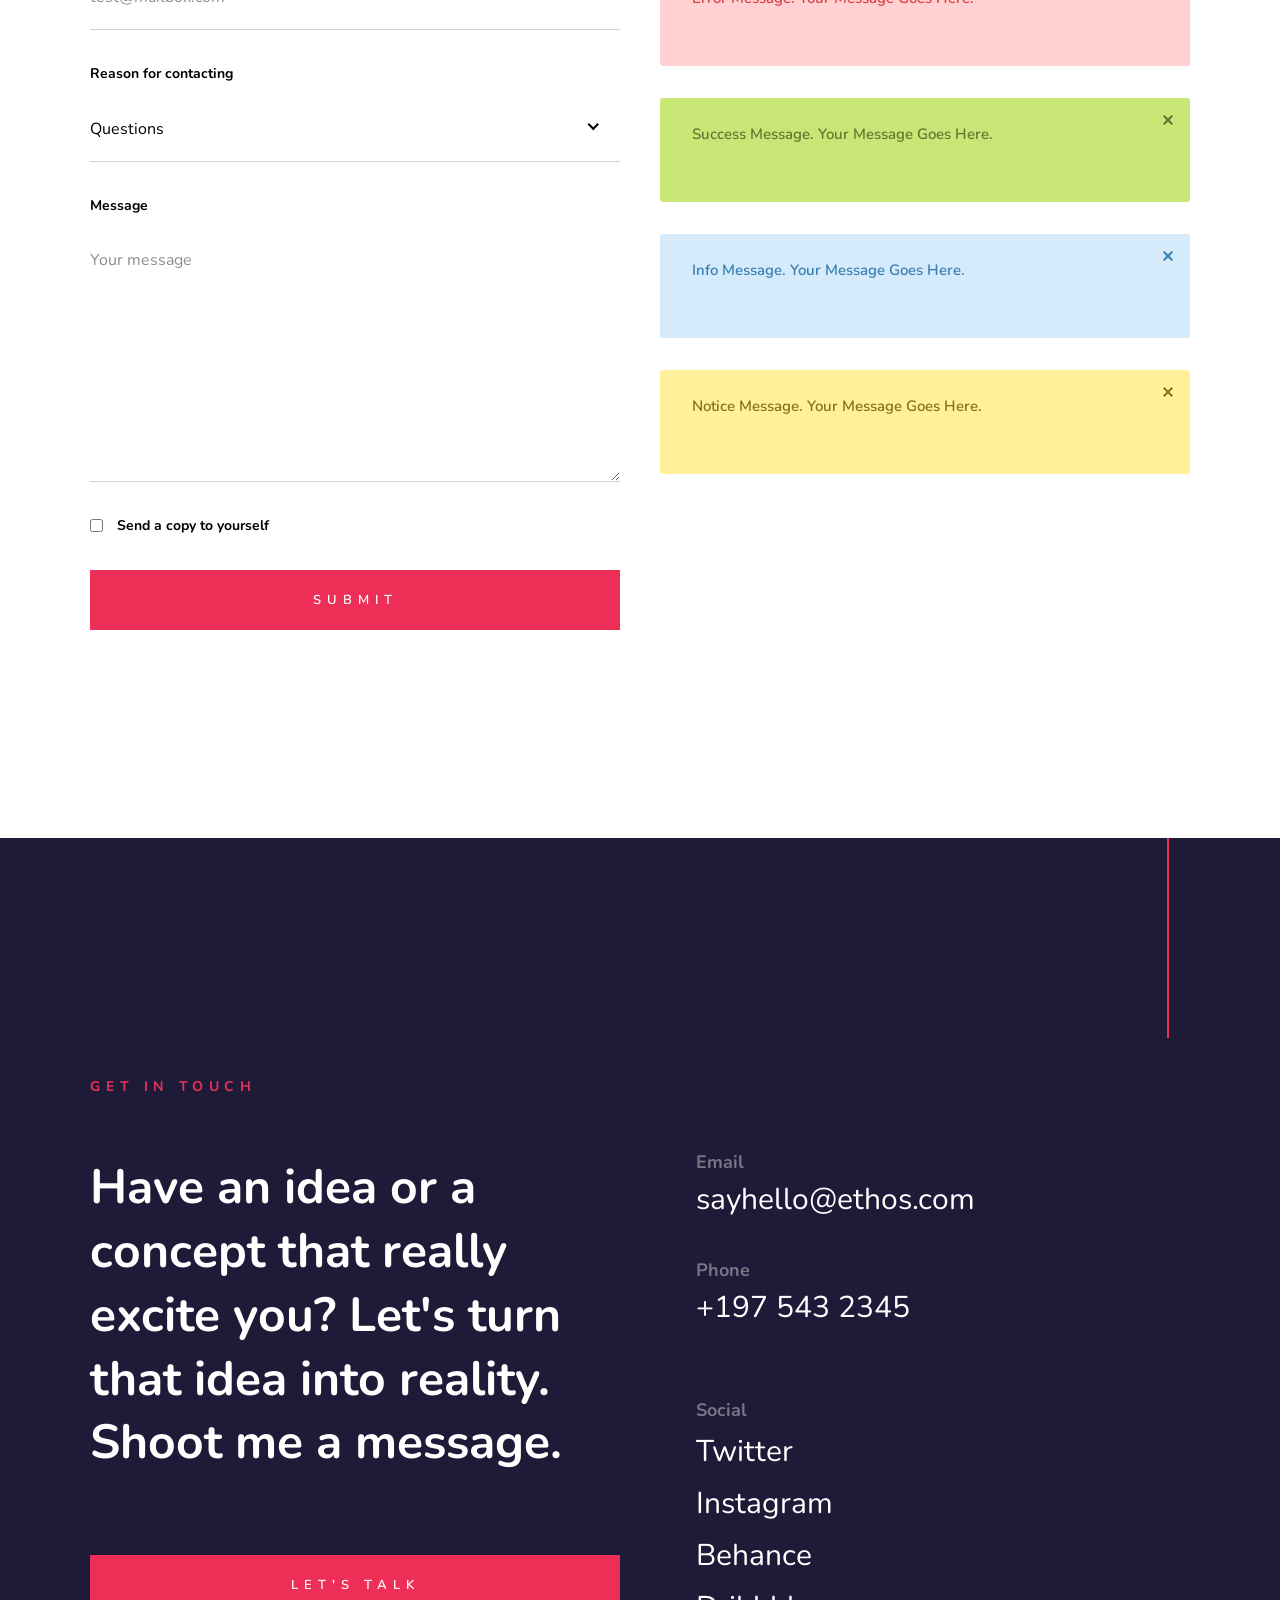
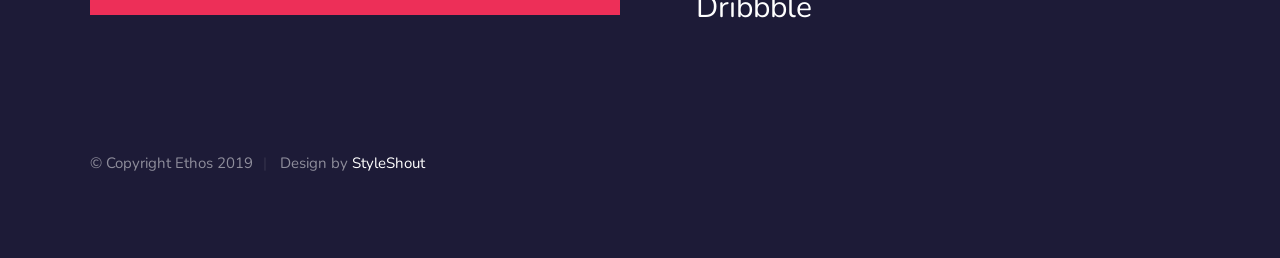
<file: styles.html>
<!DOCTYPE html>
<html class="no-js" lang="en">
<head>

    <!--- basic page needs
    ================================================== -->
    <meta charset="utf-8">
    <title>Ethos - Styles</title>
    <meta name="description" content="">
    <meta name="author" content="">

    <!-- mobile specific metas
    ================================================== -->
    <meta name="viewport" content="width=device-width, initial-scale=1">

    <!-- CSS
    ================================================== -->
    <link rel="stylesheet" href="css/base.css">
    <link rel="stylesheet" href="css/main.css">
    <link rel="stylesheet" href="css/vendor.css">

    <style type="text/css" media="screen">
        .s-styles { 
            padding-top: 16rem;
            padding-bottom: 16rem;
            background-color: #ffffff;
        }
    </style>

    <!-- script
    ================================================== -->
    <script src="js/modernizr.js"></script>

    <!-- favicons
    ================================================== -->
    <link rel="apple-touch-icon" sizes="180x180" href="apple-touch-icon.png">
    <link rel="icon" type="image/png" sizes="32x32" href="favicon-32x32.png">
    <link rel="icon" type="image/png" sizes="16x16" href="favicon-16x16.png">
    <link rel="manifest" href="site.webmanifest">

</head>

<body id="top">


    <!-- preloader
    ================================================== -->
    <div id="preloader">
        <div id="loader" class="dots-fade">
            <div></div>
            <div></div>
            <div></div>
        </div>
    </div>


    <!-- header
    ================================================== -->
    <header class="s-header">

        <div class="header-logo">
            <a href="index.html">
                <img src="images/logo.svg" alt="Homepage">
            </a>
        </div>

        <div class="header-content">
    
            <nav class="row header-nav-wrap">
                <ul class="header-nav">
                    <li><a href="index.html#hero" title="Intro">Home</a></li>
                    <li><a href="index.html#about" title="About">About</a></li>
                    <li><a href="index.html#services" title="Services">Services</a></li>
                    <li><a href="index.html#portfolio" title="Works">Works</a></li>
                    <li><a href="mailto:#0" title="Contact us">Say Hello</a></li>
                </ul>
            </nav> <!-- end header-nav-wrap -->

            <a href="#0" class="btn btn--stroke btn--small">Download CV</a>

        </div> <!-- end header-content -->

        <a class="header-menu-toggle" href="#0"><span>Menu</span></a>

    </header> 


    <!-- hero
    ================================================== -->
    <section id="hero" class="s-hero target-section" data-parallax="scroll" data-image-src="images/hero-bg-3000.jpg" data-natural-width=3000 data-natural-height=2000 data-position-y=center>

        <div class="row hero-content">

            <div class="column large-full">

                <h1>
                Hello, I'm John Doe, <br>
                a frontend developer <br>
                & designer currently <br>
                based somewhere.
                </h1>

                <ul class="hero-social">
                    <li>
                        <a href="#0" title="">Twitter</a>
                    </li>
                    <li>
                        <a href="#0" title="">Behance</a>
                    </li>
                    <li>
                        <a href="#0" title="">Dribbble</a>
                    </li>
                </ul> <!-- end hero-social -->

            </div> 

        </div> <!-- end hero-content -->

        <div class="hero-scroll">
            <a href="#styles" class="scroll-link smoothscroll">
                <svg xmlns="http://www.w3.org/2000/svg" width="24" height="24" viewBox="0 0 24 24"><path d="M12 24l-8-9h6v-15h4v15h6z"/></svg>
            </a>
        </div> <!-- end hero-scroll -->

    </section> <!-- end s-hero -->


    <!-- styles
    ================================================== -->
    <section id="styles" class="s-styles page-content">

        <div class="row add-bottom">

            <div class="column large-full">

                <h1 class="display-1">Style Guide.</h1>

                <p class="lead">Lorem ipsum Officia elit ad tempor dolore est ex incididunt incididunt occaecat culpa deserunt 
                sunt labore in cillum ullamco magna in Excepteur consequat in reprehenderit proident mollit incididunt officia commodo.
                Duis ea officia sed dolor pariatur enim dolore dolore quis incididunt nulla exercitation commodo veniam et ea incididunt.
                </p>

            </div>

        </div>

        <div class="row">

            <div class="column large-6 tab-full">

                <h3>Paragraph and Image</h3>

                <p><a href="#"><img width="120" height="120" class="h-pull-left" alt="sample-image" src="images/sample-image.jpg"></a>
                Lorem ipsum dolor sit amet, consectetuer adipiscing elit. Donec libero. Suspendisse bibendum.Cras id urna. Morbi 
                tincidunt, orci ac convallis aliquam, lectus turpis varius lorem, eu posuere nunc justo tempus leo. Donec mattis, 
                purus nec placerat bibendum, dui pede condimentum odio, ac blandit ante orci ut diam. Cras fringilla magna. 
                Phasellus suscipit, leo a pharetra condimentum, lorem tellus eleifend magna, eget fringilla velit magna id 
                neque posuere nunc justo tempus leo. </p>

                <p>
                Lorem ipsum dolor sit amet, consectetuer adipiscing elit. Donec libero. Suspendisse bibendum. Cras id urna. 
                Morbi tincidunt, orci ac convallis aliquam, lectus turpis varius lorem, eu posuere nunc justo tempus leo. 
                Donec mattis, purus nec placerat bibendum, dui pede condimentumodio, ac blandit ante orci ut diam.	
                </p>

                <p>A <a href="#">link</a>,
                <abbr title="this really isn't a very good description">abbrebation</abbr>,
                <strong>strong text</strong>,
                <em>em text</em>,
                <del>deleted text</del>, and
                <mark>this is a mark text.</mark>
                <code>.code</code>
                </p>

            </div>

            <div class="column large-6 tab-full">

                <h3>Drop Caps</h3>

                <p class="drop-cap">Far far away, behind the word mountains, far from the countries Vokalia and Consonantia,
                there live the blind texts. Separated they live in Bookmarksgrove right at the coast of the
                Semantics, a large language ocean. A small river named Duden flows by their place and supplies it with the 
                necessary regelialia. Morbi tincidunt, orci ac convallis aliquam, lectus turpis varius lorem, 
                euposuere nunc justo tempus leo. Donec mattis, purus nec placerat bibendum, dui pede condimentum odio, 
                ac blandit ante orci ut diam. Cras fringilla magna. Phasellus suscipit, leo a pharetra condimentum, 
                lorem tellus eleifend magna, eget fringilla velit magna id neque.
                </p>

                <h3>Small Print</h3>

                <p>Buy one widget, get one free!
                <small>(While supplies last. Offer expires on the vernal equinox. Not valid in Ohio.)</small>
                </p>

            </div>

        </div> <!-- end row -->

        <div class="row">

            <div class="column large-6 tab-full">

                <h3>Pull Quotes</h3>

                <aside class="pull-quote">
                    <blockquote>
                    <p>
                    When you look in the eyes of grace, when you meet grace, 
                    when you embrace grace, when you see the nail prints in 
                    grace’s hands and the fire in his eyes, when you feel his 
                    relentless love for you - it will not motivate you to sin. 
                    It will motivate you to righteousness.
                    </p>
                    </blockquote>
                </aside>

            </div>

            <div class="column large-6 tab-full">

                <h3>Block Quotes</h3>

                <blockquote cite="http://where-i-got-my-info-from.com">
                    <p>
                    For God so loved the world, that he gave his only Son, that whoever believes in 
                    him should not perish but have eternal life. For God did not send his Son into 
                    the world to condemn the world, but in order that the world might be 
                    saved through him.
                    </p>
                    <cite>
                        <a href="#0">John 3:16-17 ESV</a>
                    </cite>
                </blockquote>

                <blockquote>
                <p>There is a God-shaped vacuum in the heart of each man which cannot be satisfied 
                by any created thing but only by God the Creator.</p>
                <cite>Blaise Pascal</cite>
                </blockquote>

            </div>

        </div> <!-- end row -->

        <div class="row half-bottom">

            <div class="column large-6 tab-full">

                <h3>Example Lists</h3>

                <ol>
                    <li>Here is an example</li>
                    <li>of an ordered list.</li>
                    <li>A parent list item.
                        <ul>
                            <li>one</li>
                            <li>two</li>
                            <li>three</li>
                        </ul>
                        </li>
                        <li>A list item.</li>
                    </ol>

                <ul class="disc">
                    <li>Here is an example</li>
                    <li>of an unordered list.</li>
                </ul>

                <h3>Definition Lists</h3>

                <h5>a) Multi-line Definitions (default) </h5>

                <dl>
                    <dt><strong>This is a term</strong></dt>
                        <dd>this is the definition of that term, which both live in a <code>dl</code>.</dd>
                    <dt><strong>Another Term</strong></dt>
                        <dd>And it gets a definition too, which is this line</dd>
                        <dd>This is a 2<sup>nd</sup> definition for a single term. A <code>dt</code> may be followed by multiple <code>dd</code>s.</dd>
                </dl>

            </div>

            <div class="column large-6 tab-full">

                <h3>Buttons</h3>

                <p>
                    <a class="btn btn--primary h-full-width" href="#0">Primary Button</a>
                    <a class="btn h-full-width" href="#0">Default Button</a>
                    <a class="btn btn--stroke h-full-width" href="#0">Stroke Button</a>
                </p>

                <h3>Skill Bars</h3>
                
                <ul class="skill-bars">
                    <li>
                    <div class="progress percent90"><span>90%</span></div>
                    <strong>HTML5</strong>
                    </li>
                    <li>
                    <div class="progress percent85"><span>85%</span></div>
                    <strong>CSS3</strong>
                    </li>
                    <li>
                    <div class="progress percent70"><span>70%</span></div>
                    <strong>JQuery</strong>
                    </li>
                    <li>
                    <div class="progress percent95"><span>95%</span></div>
                    <strong>PHP</strong>
                    </li>
                    <li>
                    <div class="progress percent75"><span>75%</span></div>
                    <strong>Wordpress</strong>
                    </li>
                    <li>
                    <div class="progress percent90"><span>90%</span></div>
                    <strong>Angular JS</strong>
                    </li>
                </ul>

            </div>

        </div> <!-- end row -->

        <div class="row half-bottom">

            <div class="column large-6 tab-full">
                    
                <h1>H1 Heading</h1>
                <p>Doloremque dolor voluptas est sequi omnis. Pariatur ut aut. Sed enim tempora qui veniam qui cum vel. 
                Voluptas odit at vitae minima. In assumenda ut. Voluptatem totam impedit accusantium reiciendis excepturi aut qui accusamus praesentium.</p>

                <h2>H2 Heading</h2>
                <p>Doloremque dolor voluptas est sequi omnis. Pariatur ut aut. Sed enim tempora qui veniam qui cum vel. 
                Voluptas odit at vitae minima. In assumenda ut. Voluptatem totam impedit accusantium reiciendis excepturi aut qui accusamus praesentium.</p>

                <h3>H3 Heading</h3>
                <p>Doloremque dolor voluptas est sequi omnis. Pariatur ut aut. Sed enim tempora qui veniam qui cum vel. 
                Voluptas odit at vitae minima. In assumenda ut. Voluptatem totam impedit accusantium reiciendis excepturi aut qui accusamus praesentium.</p>

            </div>

            <div class="column large-6 tab-full">
                    
                <h4>H4 Heading</h4>
                <p>Doloremque dolor voluptas est sequi omnis. Pariatur ut aut. Sed enim tempora qui veniam qui cum vel. 
                Voluptas odit at vitae minima. In assumenda ut. Voluptatem totam impedit accusantium reiciendis excepturi aut qui accusamus praesentium.</p>

                <h5>H5 Heading</h5>
                <p>Doloremque dolor voluptas est sequi omnis. Pariatur ut aut. Sed enim tempora qui veniam qui cum vel. 
                Voluptas odit at vitae minima. In assumenda ut. Voluptatem totam impedit accusantium reiciendis excepturi aut qui accusamus praesentium.</p>

                <h6>H6 Heading</h6>
                <p>Doloremque dolor voluptas est sequi omnis. Pariatur ut aut. Sed enim tempora qui veniam qui cum vel. 
                Voluptas odit at vitae minima. In assumenda ut. Voluptatem totam impedit accusantium reiciendis excepturi aut qui accusamus praesentium.</p>

            </div>

        </div> <!-- end row -->

        <div class="row half-bottom">

            <div class="column large-6 tab-full">

                <h3>Stats Tabs</h3>

                <ul class="stats-tabs">
                    <li><a href="#">1,234 <em>Peter</em></a></li>
                    <li><a href="#">567 <em>James</em></a></li>
                    <li><a href="#">23,456 <em>John</em></a></li>
                    <li><a href="#">3,456 <em>Andrew</em></a></li>
                    <li><a href="#">456 <em>Philip</em></a></li>
                    <li><a href="#">26 <em>Matthew</em></a></li>
                </ul>

            </div>

            <div class="column large-6 tab-full">
            <h3>Code Block</h3>
    
<pre><code>
code {
font-size: 1.4rem;
margin: 0 .2rem;
padding: .2rem .6rem;
white-space: nowrap;
background: #F1F1F1;
border: 1px solid #E1E1E1;	
border-radius: 3px;
}
</code></pre>

            </div>

        </div> <!-- end row -->

        <div class="row half-bottom">

            <div class="column large-6 tab-full">

                <h3>Responsive Image</h3>
                <p><img src="images/wheel-500.jpg" 
                    srcset="images/wheel-1000.jpg 1000w, 
                    images/wheel-500.jpg 500w" 
                    sizes="(max-width: 1000px) 100vw, 1000px" alt="">
                </p>

            </div>

            <div class="column large-6 tab-full">

                <h3>Responsive video</h3>

                <div class="video-container">
                <iframe src="https://player.vimeo.com/video/14592941?color=00a650&title=0&byline=0&portrait=0" width="500" height="281" frameborder="0" webkitallowfullscreen mozallowfullscreen allowfullscreen></iframe> 
                </div>

            </div>
            
        </div> <!-- end row -->

        <div class="row add-bottom">

            <div class="column large-full">

                <h3>Tables</h3>
                <p>Be sure to use properly formed table markup with <code>&lt;thead&gt;</code> and <code>&lt;tbody&gt;</code> when building a <code>table</code>.</p>

                <div class="table-responsive">

                    <table>
                            <thead>
                            <tr>
                                <th>Name</th>
                                <th>Age</th>
                                <th>Sex</th>
                                <th>Location</th>
                            </tr>
                            </thead>
                            <tbody>
                            <tr>
                                <td>William J. Seymour</td>
                                <td>34</td>
                                <td>Male</td>
                                <td>Azusa Street</td>
                            </tr>
                            <tr>
                                <td>Jennie Evans Moore</td>
                                <td>30</td>
                                <td>Female</td>
                                <td>Azusa Street</td>
                            </tr>
                            </tbody>
                    </table>

                </div>

            </div>
            
        </div> <!-- end row -->

        <div class="row">

            <div class="column large-6 tab-full">

                <h3>Form Styles</h3>

                <form>
                    <div>
                        <label for="sampleInput">Your email</label>
                        <input class="h-full-width" type="email" placeholder="test@mailbox.com" id="sampleInput">
                    </div>
                    <div>
                        <label for="sampleRecipientInput">Reason for contacting</label>
                        <div class="ss-custom-select">
                            <select class="h-full-width" id="sampleRecipientInput">
                                <option value="Option 1">Questions</option>
                                <option value="Option 2">Report</option>
                                <option value="Option 3">Others</option>
                            </select>
                        </div>
                    </div>
                    
                    <label for="exampleMessage">Message</label>
                    <textarea class="h-full-width" placeholder="Your message" id="exampleMessage"></textarea>

                    <label class="h-add-bottom">
                        <input type="checkbox">
                        <span class="label-text">Send a copy to yourself</span>
                    </label>
                
                    <input class="btn--primary h-full-width" type="submit" value="Submit">
                </form>

            </div>

            <div class="column large-6 tab-full">

                <h3>Alert Boxes</h3>

                <br>
                
                <div class="alert-box alert-box--error hideit">
                    <p>Error Message. Your Message Goes Here.</p>
                    <i class="fa fa-times alert-box__close" aria-hidden="true"></i>
                </div><!-- end error -->
                        
                <div class="alert-box alert-box--success hideit">
                    <p>Success Message. Your Message Goes Here.</p>
                    <i class="fa fa-times alert-box__close" aria-hidden="true"></i>
                </div><!-- end success -->
                        
                <div class="alert-box alert-box--info hideit">
                    <p>Info Message. Your Message Goes Here.</p>
                    <i class="fa fa-times alert-box__close" aria-hidden="true"></i>
                </div><!-- end info -->
                        
                <div class="alert-box alert-box--notice hideit">
                    <p>Notice Message. Your Message Goes Here.</p>
                    <i class="fa fa-times alert-box__close" aria-hidden="true"></i>
                </div><!-- end notice -->
            
            </div>

        </div> <!-- end row -->


    </section> <!-- end s-styles -->


    <!-- footer
    ================================================== -->
    <footer class="s-footer h-dark-bg">
        
        <div class="right-vert-line"></div>

        <div class="row s-footer__main">
            <div class="column large-6">
                <div class="section-intro">
                    <h3 class="subhead">Get In Touch</h3>

                    <h1 class="display-1">
                    Have an idea or a concept that really excite you?
                    Let's turn that idea into reality. Shoot me a message.
                    </h1>
                </div>

                <div class="footer-email-us">
                    <a href="mailto:#0" class="btn btn--primary h-full-width">Let's Talk</a>
                </div>
            </div>

            <div class="column large-5">
                <div class="footer-contacts">
                    <div class="footer-contact-block">
                        <h5 class="footer-contact-block__header">
                            Email
                        </h5>
                        <p class="footer-contact-block__content">
                            <a href="mailto:#0">sayhello@ethos.com</a>
                        </p>
                    </div> <!-- end footer-contact-block -->
                    <div class="footer-contact-block">
                        <h5 class="footer-contact-block__header">
                            Phone
                        </h5>
                        <p class="footer-contact-block__content">
                            <a href="tel:+1975432345">+197 543 2345</a>
                        </p>
                    </div> <!-- end footer-contact-block -->
                    <br>
                    <div class="footer-contact-block">
                        <h5 class="footer-contact-block__header">
                            Social
                        </h5>
                        <ul class="footer-contact-block__list">
                            <li><a href="#0">Twitter</a></li>
                            <li><a href="#0">Instagram</a></li>
                            <li><a href="#0">Behance</a></li>
                            <li><a href="#0">Dribbble</a></li>
                        </ul>
                    </div> <!-- end footer-contact-block -->
                </div>
            </div>
        </div> <!-- end s-footer__main -->

        <div class="row s-footer__bottom">
            <div class="column large-full ss-copyright">
                <span>© Copyright Ethos 2019</span> 
                <span>Design by <a href="https://www.styleshout.com/">StyleShout</a></span>
            </div> <!-- end ss-copyright -->

            <div class="ss-go-top">
                <a class="smoothscroll" title="Back to Top" href="#top">
                    <svg xmlns="http://www.w3.org/2000/svg" width="24" height="24" viewBox="0 0 24 24"><path d="M12 0l8 9h-6v15h-4v-15h-6z"/></svg>
                </a>
            </div> <!-- end ss-go-top -->
        </div> <!-- end s-footer__bottom -->

    </footer> <!-- end s-footer -->


    <!-- photoswipe background
    ================================================== -->
    <div aria-hidden="true" class="pswp" role="dialog" tabindex="-1">

        <div class="pswp__bg"></div>
        <div class="pswp__scroll-wrap">

            <div class="pswp__container">
                <div class="pswp__item"></div>
                <div class="pswp__item"></div>
                <div class="pswp__item"></div>
            </div>

            <div class="pswp__ui pswp__ui--hidden">
                <div class="pswp__top-bar">
                    <div class="pswp__counter"></div><button class="pswp__button pswp__button--close" title="Close (Esc)"></button> <button class="pswp__button pswp__button--share" title=
                    "Share"></button> <button class="pswp__button pswp__button--fs" title="Toggle fullscreen"></button> <button class="pswp__button pswp__button--zoom" title=
                    "Zoom in/out"></button>
                    <div class="pswp__preloader">
                        <div class="pswp__preloader__icn">
                            <div class="pswp__preloader__cut">
                                <div class="pswp__preloader__donut"></div>
                            </div>
                        </div>
                    </div>
                </div>
                <div class="pswp__share-modal pswp__share-modal--hidden pswp__single-tap">
                    <div class="pswp__share-tooltip"></div>
                </div><button class="pswp__button pswp__button--arrow--left" title="Previous (arrow left)"></button> <button class="pswp__button pswp__button--arrow--right" title=
                "Next (arrow right)"></button>
                <div class="pswp__caption">
                    <div class="pswp__caption__center"></div>
                </div>
            </div>

        </div>

    </div> <!-- end photoSwipe background -->


    <!-- Java Script
    ================================================== -->
    <script src="js/jquery-3.2.1.min.js"></script>
    <script src="js/plugins.js"></script>
    <script src="js/main.js"></script>

</body>
</file>
<file: css/base.css>
/* =================================================================== 
 *  Ethos Base Stylesheet
 *  Ver. 1.0.0
 *  11-05-2019
 *  ------------------------------------------------------------------
 *
 *  TOC:
 *	# imports
 *	# normalize
 *	# basic/base setup styles
 *	# grid v2.1.2
 *	# block grids
 *	# MISC
 *
 * =================================================================== */



/* ===================================================================
 * # imports 
 *
 * ------------------------------------------------------------------- */
@import url("https://fonts.googleapis.com/css?family=Nunito:300,300i,400,400i,500,500i,600,600i,700,700i|Nunito:300,300i,400,400i,700,700i,900,900i|Nunito:600,700&display=swap");



/* ==========================================================================
 * # normalize
 * normalize.css v8.0.1 | MIT License |
 * github.com/necolas/normalize.css
 *
 * -------------------------------------------------------------------------- */

/* ------------------------------------------------------------------- 
 * ## document
 * ------------------------------------------------------------------- */

/* 1. Correct the line height in all browsers.
 * 2. Prevent adjustments of font size after orientation changes in iOS.*/
html {
	line-height: 1.15;  /* 1 */
	-webkit-text-size-adjust: 100%;  /* 2 */
}

/* ------------------------------------------------------------------- 
 * ## sections
 * ------------------------------------------------------------------- */

/* Remove the margin in all browsers. */
body {
	margin: 0;
}

/* Render the `main` element consistently in IE. */
main {
	display: block;
}

/* Correct the font size and margin on `h1` elements within `section` and
 * `article` contexts in Chrome, Firefox, and Safari. */
h1 {
	font-size: 2em;
	margin: 0.67em 0;
}

/* ------------------------------------------------------------------- 
 * ## grouping
 * ------------------------------------------------------------------- */

/* 1. Add the correct box sizing in Firefox.
 * 2. Show the overflow in Edge and IE. */
hr {
	-webkit-box-sizing: content-box;
	box-sizing: content-box;  /* 1 */
	height: 0;  /* 1 */
	overflow: visible;  /* 2 */
}

/* 1. Correct the inheritance and scaling of font size in all browsers.
 * 2. Correct the odd `em` font sizing in all browsers. */
pre {
	font-family: monospace, monospace;  /* 1 */
	font-size: 1em;  /* 2 */
}

/* ------------------------------------------------------------------- 
 * ## text-level semantics
 * ------------------------------------------------------------------- */

/* Remove the gray background on active links in IE 10. */
a {
	background-color: transparent;
}

/* 1. Remove the bottom border in Chrome 57-
 * 2. Add the correct text decoration in Chrome, Edge, IE, Opera, and Safari. */
abbr[title] {
	border-bottom: none;  /* 1 */
	text-decoration: underline;  /* 2 */
	-webkit-text-decoration: underline dotted;
	text-decoration: underline dotted;  /* 2 */
}

/* Add the correct font weight in Chrome, Edge, and Safari. */
b,
strong {
	font-weight: bolder;
}

/* 1. Correct the inheritance and scaling of font size in all browsers.
 * 2. Correct the odd `em` font sizing in all browsers. */
code,
kbd,
samp {
	font-family: monospace, monospace;  /* 1 */
	font-size: 1em;  /* 2 */
}

/* Add the correct font size in all browsers. */
small {
	font-size: 80%;
}

/* Prevent `sub` and `sup` elements from affecting the line height in
 * all browsers. */
sub,
sup {
	font-size: 75%;
	line-height: 0;
	position: relative;
	vertical-align: baseline;
}

sub {
	bottom: -0.25em;
}

sup {
	top: -0.5em;
}

/* ------------------------------------------------------------------- 
 * ## embedded content
 * ------------------------------------------------------------------- */

/* Remove the border on images inside links in IE 10. */
img {
	border-style: none;
}

/* ------------------------------------------------------------------- 
 * ## forms
 * ------------------------------------------------------------------- */

/* 1. Change the font styles in all browsers.
 * 2. Remove the margin in Firefox and Safari. */
button,
input,
optgroup,
select,
textarea {
	font-family: inherit;  /* 1 */
	font-size: 100%;  /* 1 */
	line-height: 1.15;  /* 1 */
	margin: 0;  /* 2 */
}

/* Show the overflow in IE.
 * 1. Show the overflow in Edge. */
button,
input {

	/* 1 */
	overflow: visible;
}

/* Remove the inheritance of text transform in Edge, Firefox, and IE.
 * 1. Remove the inheritance of text transform in Firefox. */
button,
select {

	/* 1 */
	text-transform: none;
}

/* Correct the inability to style clickable types in iOS and Safari. */
button,
[type="button"],
[type="reset"],
[type="submit"] {
	-webkit-appearance: button;
}

/* Remove the inner border and padding in Firefox. */
button::-moz-focus-inner,
[type="button"]::-moz-focus-inner,
[type="reset"]::-moz-focus-inner,
[type="submit"]::-moz-focus-inner {
	border-style: none;
	padding: 0;
}

/* Restore the focus styles unset by the previous rule. */
button:-moz-focusring,
[type="button"]:-moz-focusring,
[type="reset"]:-moz-focusring,
[type="submit"]:-moz-focusring {
	outline: 1px dotted ButtonText;
}

/* Correct the padding in Firefox. */
fieldset {
	padding: 0.35em 0.75em 0.625em;
}

/* 1. Correct the text wrapping in Edge and IE.
 * 2. Correct the color inheritance from `fieldset` elements in IE.
 * 3. Remove the padding so developers are not caught out when they zero out
 *    `fieldset` elements in all browsers. */
legend {
	-webkit-box-sizing: border-box;
	box-sizing: border-box;  /* 1 */
	color: inherit;  /* 2 */
	display: table;  /* 1 */
	max-width: 100%;  /* 1 */
	padding: 0;  /* 3 */
	white-space: normal;  /* 1 */
}

/* Add the correct vertical alignment in Chrome, Firefox, and Opera. */
progress {
	vertical-align: baseline;
}

/* Remove the default vertical scrollbar in IE 10+. */
textarea {
	overflow: auto;
}

/* 1. Add the correct box sizing in IE 10.
 * 2. Remove the padding in IE 10. */
[type="checkbox"],
[type="radio"] {
	-webkit-box-sizing: border-box;
	box-sizing: border-box;  /* 1 */
	padding: 0;  /* 2 */
}

/* Correct the cursor style of increment and decrement buttons in Chrome. */
[type="number"]::-webkit-inner-spin-button,
[type="number"]::-webkit-outer-spin-button {
	height: auto;
}

/* 1. Correct the odd appearance in Chrome and Safari.
 * 2. Correct the outline style in Safari. */
[type="search"] {
	-webkit-appearance: textfield;  /* 1 */
	outline-offset: -2px;  /* 2 */
}

/* Remove the inner padding in Chrome and Safari on macOS. */
[type="search"]::-webkit-search-decoration {
	-webkit-appearance: none;
}

/* 1. Correct the inability to style clickable types in iOS and Safari.
 * 2. Change font properties to `inherit` in Safari. */
::-webkit-file-upload-button {
	-webkit-appearance: button;  /* 1 */
	font: inherit;  /* 2 */
}

/* ------------------------------------------------------------------- 
 * ## interactive
 * ------------------------------------------------------------------- */

/* Add the correct display in Edge, IE 10+, and Firefox. */
details {
	display: block;
}

/* Add the correct display in all browsers. */
summary {
	display: list-item;
}

/* ------------------------------------------------------------------- 
 * ## misc
 * ------------------------------------------------------------------- */

/* Add the correct display in IE 10+. */
template {
	display: none;
}

/* Add the correct display in IE 10. */
[hidden] {
	display: none;
}



/* ===================================================================
 * # basic/base setup styles
 *
 * ------------------------------------------------------------------- */
html {
	font-size: 62.5%;
	-webkit-box-sizing: border-box;
	box-sizing: border-box;
}

*,
*::before,
*::after {
	-webkit-box-sizing: inherit;
	box-sizing: inherit;
}

body {
	font-weight: normal;
	line-height: 1;
	word-wrap: break-word;
	-moz-font-smoothing: grayscale;
	-moz-osx-font-smoothing: grayscale;
	-webkit-font-smoothing: antialiased;
	-webkit-overflow-scrolling: touch;
	-webkit-text-size-adjust: none;
}

/* ------------------------------------------------------------------- 
 * ## Media
 * ------------------------------------------------------------------- */
svg,
img,
video
embed,
iframe,
object {
	max-width: 100%;
	height: auto;
}

/* ------------------------------------------------------------------- 
 * ## Typography resets 
 * ------------------------------------------------------------------- */
div, dl, dt, dd, ul, ol, li, h1, h2, h3, h4, h5, h6, pre, form, p, blockquote, th, td {
	margin: 0;
	padding: 0;
}

p {
	font-size: inherit;
	text-rendering: optimizeLegibility;
}

em,
i {
	font-style: italic;
	line-height: inherit;
}

strong,
b {
	font-weight: bold;
	line-height: inherit;
}

small {
	font-size: 60%;
	line-height: inherit;
}

ol,
ul {
	list-style: none;
}

li {
	display: block;
}

/* ------------------------------------------------------------------- 
 * ## links
 * ------------------------------------------------------------------- */
a {
	text-decoration: none;
	line-height: inherit;
}

a img {
	border: none;
}

/* ------------------------------------------------------------------- 
 * ## inputs
 * ------------------------------------------------------------------- */
fieldset {
	margin: 0;
	padding: 0;
}

input[type="email"],
input[type="number"],
input[type="search"],
input[type="text"],
input[type="tel"],
input[type="url"],
input[type="password"],
textarea {
	-webkit-appearance: none;
	-moz-appearance: none;
	appearance: none;
}



/* ===================================================================
 * # grid v2.1.2
 *
 *   -----------------------------------------------------------------
 * - Grid breakpoints are based on MAXIMUM WIDTH media queries, 
 *   meaning they apply to that one breakpoint and ALL THOSE BELOW IT.
 * - Grid columns without a specified width will automatically layout 
 *   as equal width columns.
 * ------------------------------------------------------------------- */

/* rows
 * ------------------------------------- */
.row {
	width: 89%;
	max-width: 1200px;
	margin: 0 auto;
	display: -ms-flexbox;
	display: -webkit-box;
	display: flex;
	-ms-flex-flow: row wrap;
	-webkit-box-orient: horizontal;
	-webkit-box-direction: normal;
	flex-flow: row wrap;
}

.row .row {
	width: auto;
	max-width: none;
	margin-left: -20px;
	margin-right: -20px;
}

/* columns
 * -------------------------------------- */
.column {
	-ms-flex: 1 1 0%;
	-webkit-box-flex: 1;
	flex: 1 1 0%;
	padding: 0 20px;
}

.collapse > .column,
.column.collapse {
	padding: 0;
}

/* flex row containers utility classes
 * ----------------------------------------- */
.row.row-wrap {
	-ms-flex-wrap: wrap;
	flex-wrap: wrap;
}

.row.row-nowrap {
	-ms-flex-wrap: none;
	flex-wrap: nowrap;
}

.row.row-y-top {
	-ms-flex-align: start;
	-webkit-box-align: start;
	align-items: flex-start;
}

.row.row-y-bottom {
	-ms-flex-align: end;
	-webkit-box-align: end;
	align-items: flex-end;
}

.row.row-y-center {
	-ms-flex-align: center;
	-webkit-box-align: center;
	align-items: center;
}

.row.row-stretch {
	-ms-flex-align: stretch;
	-webkit-box-align: stretch;
	align-items: stretch;
}

.row.row-baseline {
	-ms-flex-align: baseline;
	-webkit-box-align: baseline;
	align-items: baseline;
}

.row.row-x-left {
	-ms-flex-pack: start;
	-webkit-box-pack: start;
	justify-content: flex-start;
}

.row.row-x-right {
	-ms-flex-pack: end;
	-webkit-box-pack: end;
	justify-content: flex-end;
}

.row.row-x-center {
	-ms-flex-pack: center;
	-webkit-box-pack: center;
	justify-content: center;
}

/* flex item utility alignment classes
 * ----------------------------------------- */
.align-center {
	margin: auto;
	-webkit-align-self: center;
	-ms-flex-item-align: center;
	-ms-grid-row-align: center;
	align-self: center;
}

.align-left {
	margin-right: auto;
	-webkit-align-self: center;
	-ms-flex-item-align: center;
	-ms-grid-row-align: center;
	align-self: center;
}

.align-right {
	margin-left: auto;
	-webkit-align-self: center;
	-ms-flex-item-align: center;
	-ms-grid-row-align: center;
	align-self: center;
}

.align-x-center {
	margin-right: auto;
	margin-left: auto;
}

.align-x-left {
	margin-right: auto;
}

.align-x-right {
	margin-left: auto;
}

.align-y-center {
	-webkit-align-self: center;
	-ms-flex-item-align: center;
	-ms-grid-row-align: center;
	align-self: center;
}

.align-y-top {
	-webkit-align-self: flex-start;
	-ms-flex-item-align: start;
	align-self: flex-start;
}

.align-y-bottom {
	-webkit-align-self: flex-end;
	-ms-flex-item-align: end;
	align-self: flex-end;
}

/* large screen column widths 
 * -------------------------------------- */
.large-1 {
	-ms-flex: 0 0 8.33333%;
	-webkit-box-flex: 0;
	flex: 0 0 8.33333%;
	max-width: 8.33333%;
}

.large-2 {
	-ms-flex: 0 0 16.66667%;
	-webkit-box-flex: 0;
	flex: 0 0 16.66667%;
	max-width: 16.66667%;
}

.large-3 {
	-ms-flex: 0 0 25%;
	-webkit-box-flex: 0;
	flex: 0 0 25%;
	max-width: 25%;
}

.large-4 {
	-ms-flex: 0 0 33.33333%;
	-webkit-box-flex: 0;
	flex: 0 0 33.33333%;
	max-width: 33.33333%;
}

.large-5 {
	-ms-flex: 0 0 41.66667%;
	-webkit-box-flex: 0;
	flex: 0 0 41.66667%;
	max-width: 41.66667%;
}

.large-6,
.large-half {
	-ms-flex: 0 0 50%;
	-webkit-box-flex: 0;
	flex: 0 0 50%;
	max-width: 50%;
}

.large-7 {
	-ms-flex: 0 0 58.33333%;
	-webkit-box-flex: 0;
	flex: 0 0 58.33333%;
	max-width: 58.33333%;
}

.large-8 {
	-ms-flex: 0 0 66.66667%;
	-webkit-box-flex: 0;
	flex: 0 0 66.66667%;
	max-width: 66.66667%;
}

.large-9 {
	-ms-flex: 0 0 75%;
	-webkit-box-flex: 0;
	flex: 0 0 75%;
	max-width: 75%;
}

.large-10 {
	-ms-flex: 0 0 83.33333%;
	-webkit-box-flex: 0;
	flex: 0 0 83.33333%;
	max-width: 83.33333%;
}

.large-11 {
	-ms-flex: 0 0 91.66667%;
	-webkit-box-flex: 0;
	flex: 0 0 91.66667%;
	max-width: 91.66667%;
}

.large-12,
.large-full {
	-ms-flex: 0 0 100%;
	-webkit-box-flex: 0;
	flex: 0 0 100%;
	max-width: 100%;
}

/* ------------------------------------------------------------------- 
 * ## medium screen devices
 * ------------------------------------------------------------------- */
@media screen and (max-width:1200px) {
	.row .row {
		margin-left: -16px;
		margin-right: -16px;
	}

	.column {
		padding: 0 16px;
	}

	.medium-1 {
		-ms-flex: 0 0 8.33333%;
		-webkit-box-flex: 0;
		flex: 0 0 8.33333%;
		max-width: 8.33333%;
	}

	.medium-2 {
		-ms-flex: 0 0 16.66667%;
		-webkit-box-flex: 0;
		flex: 0 0 16.66667%;
		max-width: 16.66667%;
	}

	.medium-3 {
		-ms-flex: 0 0 25%;
		-webkit-box-flex: 0;
		flex: 0 0 25%;
		max-width: 25%;
	}

	.medium-4 {
		-ms-flex: 0 0 33.33333%;
		-webkit-box-flex: 0;
		flex: 0 0 33.33333%;
		max-width: 33.33333%;
	}

	.medium-5 {
		-ms-flex: 0 0 41.66667%;
		-webkit-box-flex: 0;
		flex: 0 0 41.66667%;
		max-width: 41.66667%;
	}

	.medium-6,
	.medium-half {
		-ms-flex: 0 0 50%;
		-webkit-box-flex: 0;
		flex: 0 0 50%;
		max-width: 50%;
	}

	.medium-7 {
		-ms-flex: 0 0 58.33333%;
		-webkit-box-flex: 0;
		flex: 0 0 58.33333%;
		max-width: 58.33333%;
	}

	.medium-8 {
		-ms-flex: 0 0 66.66667%;
		-webkit-box-flex: 0;
		flex: 0 0 66.66667%;
		max-width: 66.66667%;
	}

	.medium-9 {
		-ms-flex: 0 0 75%;
		-webkit-box-flex: 0;
		flex: 0 0 75%;
		max-width: 75%;
	}

	.medium-10 {
		-ms-flex: 0 0 83.33333%;
		-webkit-box-flex: 0;
		flex: 0 0 83.33333%;
		max-width: 83.33333%;
	}

	.medium-11 {
		-ms-flex: 0 0 91.66667%;
		-webkit-box-flex: 0;
		flex: 0 0 91.66667%;
		max-width: 91.66667%;
	}

	.medium-12,
	.medium-full {
		-ms-flex: 0 0 100%;
		-webkit-box-flex: 0;
		flex: 0 0 100%;
		max-width: 100%;
	}

}

/* ------------------------------------------------------------------- 
 * ## tablets
 * ------------------------------------------------------------------- */
@media screen and (max-width:800px) {
	.tab-1 {
		-ms-flex: 0 0 8.33333%;
		-webkit-box-flex: 0;
		flex: 0 0 8.33333%;
		max-width: 8.33333%;
	}

	.tab-2 {
		-ms-flex: 0 0 16.66667%;
		-webkit-box-flex: 0;
		flex: 0 0 16.66667%;
		max-width: 16.66667%;
	}

	.tab-3 {
		-ms-flex: 0 0 25%;
		-webkit-box-flex: 0;
		flex: 0 0 25%;
		max-width: 25%;
	}

	.tab-4 {
		-ms-flex: 0 0 33.33333%;
		-webkit-box-flex: 0;
		flex: 0 0 33.33333%;
		max-width: 33.33333%;
	}

	.tab-5 {
		-ms-flex: 0 0 41.66667%;
		-webkit-box-flex: 0;
		flex: 0 0 41.66667%;
		max-width: 41.66667%;
	}

	.tab-6,
	.tab-half {
		-ms-flex: 0 0 50%;
		-webkit-box-flex: 0;
		flex: 0 0 50%;
		max-width: 50%;
	}

	.tab-7 {
		-ms-flex: 0 0 58.33333%;
		-webkit-box-flex: 0;
		flex: 0 0 58.33333%;
		max-width: 58.33333%;
	}

	.tab-8 {
		-ms-flex: 0 0 66.66667%;
		-webkit-box-flex: 0;
		flex: 0 0 66.66667%;
		max-width: 66.66667%;
	}

	.tab-9 {
		-ms-flex: 0 0 75%;
		-webkit-box-flex: 0;
		flex: 0 0 75%;
		max-width: 75%;
	}

	.tab-10 {
		-ms-flex: 0 0 83.33333%;
		-webkit-box-flex: 0;
		flex: 0 0 83.33333%;
		max-width: 83.33333%;
	}

	.tab-11 {
		-ms-flex: 0 0 91.66667%;
		-webkit-box-flex: 0;
		flex: 0 0 91.66667%;
		max-width: 91.66667%;
	}

	.tab-12,
	.tab-full {
		-ms-flex: 0 0 100%;
		-webkit-box-flex: 0;
		flex: 0 0 100%;
		max-width: 100%;
	}

	.hide-on-tablet {
		display: none;
	}

}

/* ------------------------------------------------------------------- 
 * ## mobile devices 
 * ------------------------------------------------------------------- */
@media screen and (max-width:600px) {
	.row {
		width: 100%;
		padding-left: 24px;
		padding-right: 24px;
	}

	.row .row {
		margin-left: -10px;
		margin-right: -10px;
		padding-left: 0;
		padding-right: 0;
	}

	.column {
		padding: 0 10px;
	}

	.mob-1 {
		-ms-flex: 0 0 8.33333%;
		-webkit-box-flex: 0;
		flex: 0 0 8.33333%;
		max-width: 8.33333%;
	}

	.mob-2 {
		-ms-flex: 0 0 16.66667%;
		-webkit-box-flex: 0;
		flex: 0 0 16.66667%;
		max-width: 16.66667%;
	}

	.mob-3 {
		-ms-flex: 0 0 25%;
		-webkit-box-flex: 0;
		flex: 0 0 25%;
		max-width: 25%;
	}

	.mob-4 {
		-ms-flex: 0 0 33.33333%;
		-webkit-box-flex: 0;
		flex: 0 0 33.33333%;
		max-width: 33.33333%;
	}

	.mob-5 {
		-ms-flex: 0 0 41.66667%;
		-webkit-box-flex: 0;
		flex: 0 0 41.66667%;
		max-width: 41.66667%;
	}

	.mob-6,
	.mob-half {
		-ms-flex: 0 0 50%;
		-webkit-box-flex: 0;
		flex: 0 0 50%;
		max-width: 50%;
	}

	.mob-7 {
		-ms-flex: 0 0 58.33333%;
		-webkit-box-flex: 0;
		flex: 0 0 58.33333%;
		max-width: 58.33333%;
	}

	.mob-8 {
		-ms-flex: 0 0 66.66667%;
		-webkit-box-flex: 0;
		flex: 0 0 66.66667%;
		max-width: 66.66667%;
	}

	.mob-9 {
		-ms-flex: 0 0 75%;
		-webkit-box-flex: 0;
		flex: 0 0 75%;
		max-width: 75%;
	}

	.mob-10 {
		-ms-flex: 0 0 83.33333%;
		-webkit-box-flex: 0;
		flex: 0 0 83.33333%;
		max-width: 83.33333%;
	}

	.mob-11 {
		-ms-flex: 0 0 91.66667%;
		-webkit-box-flex: 0;
		flex: 0 0 91.66667%;
		max-width: 91.66667%;
	}

	.mob-12,
	.mob-full {
		-ms-flex: 0 0 100%;
		-webkit-box-flex: 0;
		flex: 0 0 100%;
		max-width: 100%;
	}

	.hide-on-mobile {
		display: none;
	}

}

/* ------------------------------------------------------------------- 
 * ## small mobile devices <= 400px
 * ------------------------------------------------------------------- */
@media screen and (max-width:400px) {
	.row {
		padding-left: 22px;
		padding-right: 22px;
	}

	.row .row {
		margin-left: 0;
		margin-right: 0;
	}

	.column {
		-ms-flex: 0 0 100%;
		-webkit-box-flex: 0;
		flex: 0 0 100%;
		max-width: 100%;
		width: 100%;
		margin-left: 0;
		margin-right: 0;
		padding: 0;
	}

}



/* ===================================================================
 * # block grids
 *
 * -------------------------------------------------------------------
 * Equally-sized columns define at parent/row level.
 * ------------------------------------------------------------------- */
.block-large-1-8 > .column {
	-ms-flex: 0 0 12.5%;
	-webkit-box-flex: 0;
	flex: 0 0 12.5%;
	max-width: 12.5%;
}

.block-large-1-6 > .column {
	-ms-flex: 0 0 16.66667%;
	-webkit-box-flex: 0;
	flex: 0 0 16.66667%;
	max-width: 16.66667%;
}

.block-large-1-5 > .column {
	-ms-flex: 0 0 20%;
	-webkit-box-flex: 0;
	flex: 0 0 20%;
	max-width: 20%;
}

.block-large-1-4 > .column {
	-ms-flex: 0 0 25%;
	-webkit-box-flex: 0;
	flex: 0 0 25%;
	max-width: 25%;
}

.block-large-1-3 > .column {
	-ms-flex: 0 0 33.33333%;
	-webkit-box-flex: 0;
	flex: 0 0 33.33333%;
	max-width: 33.33333%;
}

.block-large-1-2 > .column {
	-ms-flex: 0 0 50%;
	-webkit-box-flex: 0;
	flex: 0 0 50%;
	max-width: 50%;
}

.block-large-full > .column {
	-ms-flex: 0 0 100%;
	-webkit-box-flex: 0;
	flex: 0 0 100%;
	max-width: 100%;
}

/* ------------------------------------------------------------------- 
 * ## block grids - medium screen devices
 * ------------------------------------------------------------------- */
@media screen and (max-width:1200px) {
	.block-medium-1-8 > .column {
		-ms-flex: 0 0 12.5%;
		-webkit-box-flex: 0;
		flex: 0 0 12.5%;
		max-width: 12.5%;
	}

	.block-medium-1-6 > .column {
		-ms-flex: 0 0 16.66667%;
		-webkit-box-flex: 0;
		flex: 0 0 16.66667%;
		max-width: 16.66667%;
	}

	.block-medium-1-5 > .column {
		-ms-flex: 0 0 20%;
		-webkit-box-flex: 0;
		flex: 0 0 20%;
		max-width: 20%;
	}

	.block-medium-1-4 > .column {
		-ms-flex: 0 0 25%;
		-webkit-box-flex: 0;
		flex: 0 0 25%;
		max-width: 25%;
	}

	.block-medium-1-3 > .column {
		-ms-flex: 0 0 33.33333%;
		-webkit-box-flex: 0;
		flex: 0 0 33.33333%;
		max-width: 33.33333%;
	}

	.block-medium-1-2 > .column {
		-ms-flex: 0 0 50%;
		-webkit-box-flex: 0;
		flex: 0 0 50%;
		max-width: 50%;
	}

	.block-medium-full > .column {
		-ms-flex: 0 0 100%;
		-webkit-box-flex: 0;
		flex: 0 0 100%;
		max-width: 100%;
	}

}

/* ------------------------------------------------------------------- 
 * ## block grids - tablets
 * ------------------------------------------------------------------- */
@media screen and (max-width:800px) {
	.block-tab-1-8 > .column {
		-ms-flex: 0 0 12.5%;
		-webkit-box-flex: 0;
		flex: 0 0 12.5%;
		max-width: 12.5%;
	}

	.block-tab-1-6 > .column {
		-ms-flex: 0 0 16.66667%;
		-webkit-box-flex: 0;
		flex: 0 0 16.66667%;
		max-width: 16.66667%;
	}

	.block-tab-1-5 > .column {
		-ms-flex: 0 0 20%;
		-webkit-box-flex: 0;
		flex: 0 0 20%;
		max-width: 20%;
	}

	.block-tab-1-4 > .column {
		-ms-flex: 0 0 25%;
		-webkit-box-flex: 0;
		flex: 0 0 25%;
		max-width: 25%;
	}

	.block-tab-1-3 > .column {
		-ms-flex: 0 0 33.33333%;
		-webkit-box-flex: 0;
		flex: 0 0 33.33333%;
		max-width: 33.33333%;
	}

	.block-tab-1-2 > .column {
		-ms-flex: 0 0 50%;
		-webkit-box-flex: 0;
		flex: 0 0 50%;
		max-width: 50%;
	}

	.block-tab-full > .column {
		-ms-flex: 0 0 100%;
		-webkit-box-flex: 0;
		flex: 0 0 100%;
		max-width: 100%;
	}

}

/* ------------------------------------------------------------------- 
 * ## block grids - mobile devices
 * ------------------------------------------------------------------- */
@media screen and (max-width:600px) {
	.block-mob-1-8 > .column {
		-ms-flex: 0 0 12.5%;
		-webkit-box-flex: 0;
		flex: 0 0 12.5%;
		max-width: 12.5%;
	}

	.block-mob-1-6 > .column {
		-ms-flex: 0 0 16.66667%;
		-webkit-box-flex: 0;
		flex: 0 0 16.66667%;
		max-width: 16.66667%;
	}

	.block-mob-1-5 > .column {
		-ms-flex: 0 0 20%;
		-webkit-box-flex: 0;
		flex: 0 0 20%;
		max-width: 20%;
	}

	.block-mob-1-4 > .column {
		-ms-flex: 0 0 25%;
		-webkit-box-flex: 0;
		flex: 0 0 25%;
		max-width: 25%;
	}

	.block-mob-1-3 > .column {
		-ms-flex: 0 0 33.33333%;
		-webkit-box-flex: 0;
		flex: 0 0 33.33333%;
		max-width: 33.33333%;
	}

	.block-mob-1-2 > .column {
		-ms-flex: 0 0 50%;
		-webkit-box-flex: 0;
		flex: 0 0 50%;
		max-width: 50%;
	}

	.block-mob-full > .column {
		-ms-flex: 0 0 100%;
		-webkit-box-flex: 0;
		flex: 0 0 100%;
		max-width: 100%;
	}

}

/* ------------------------------------------------------------------- 
 * ## block grids - small mobile devices <= 400px
 * ------------------------------------------------------------------- */
@media screen and (max-width:400px) {
	.stack > .column {
		-ms-flex: 0 0 100%;
		-webkit-box-flex: 0;
		flex: 0 0 100%;
		max-width: 100%;
		width: 100%;
		margin-left: 0;
		margin-right: 0;
		padding: 0;
	}

}



/* ===================================================================
 * # MISC
 *
 * ------------------------------------------------------------------- */
.h-group:after {
	content: "";
	display: table;
	clear: both;
}

/* misc helper classes
 * -------------------------------------- */
.is-hidden {
	display: none;
}

.is-invisible {
	visibility: hidden;
}

.h-antialiased {
	-webkit-font-smoothing: antialiased;
	-moz-osx-font-smoothing: grayscale;
}

.h-overflow-hidden {
	overflow: hidden;
}

.h-remove-bottom {
	margin-bottom: 0;
}

.h-add-half-bottom {
	margin-bottom: 1.6rem !important;
}

.h-add-bottom {
	margin-bottom: 3.2rem !important;
}

.h-no-border {
	border: none;
}

.h-full-width {
	width: 100%;
}

.h-text-center {
	text-align: center;
}

.h-text-left {
	text-align: left;
}

.h-text-right {
	text-align: right;
}

.h-pull-left {
	float: left;
}

.h-pull-right {
	float: right;
}
</file>
<file: css/main.css>
/* =================================================================== 
 *  Ethos Main Stylesheet
 *  Template Ver. 1.0.0
 *  11-05-2019
 *  ------------------------------------------------------------------
 *
 *  TOC:
 *  # custom block grid STACK breakpoints
 *  # base style overrides
 *    ## links
 *  # typography & general theme styles
 *    ## Lists
 *    ## responsive video container
 *    ## floated image 
 *    ## tables
 *    ## Spacing
 *  # preloader
 *  # forms
 *    ## Style Placeholder Text
 *    ## Change Autocomplete styles in Chrome
 *  # buttons
 *  # additional components
 *    ## additional typo styles 
 *    ## skillbars
 *    ## alert box 
 *  # Common and Reusable Styles
 *  # site header
 *    ## header logo
 *    ## main navigation
 *    ## mobile menu toggle
 *    ## download resume button
 *  # hero
 *    ## hero social
 *    ## hero scroll
 *    ## animate intro content
 *    ## animations
 *  # about section
 *    ## career position
 *  # services section
 *    ## services list
 *  # portfolio
 *    ## portfolio list
 *  # testimonials
 *  # CTA
 *  # footer
 *    ## contact block
 *    ## copyright
 *    ## go top
 *
 * =================================================================== */




/* ===================================================================
 * # custom block grid STACK breakpoints
 *
 * ------------------------------------------------------------------- */
@media screen and (max-width:1000px) {
  .block-1000-full > .column {
    -ms-flex: 0 0 100%;
    -webkit-box-flex: 0;
    flex: 0 0 100%;
    max-width: 100%;
  }

}

@media screen and (max-width:900px) {
  .block-900-full > .column {
    -ms-flex: 0 0 100%;
    -webkit-box-flex: 0;
    flex: 0 0 100%;
    max-width: 100%;
  }

}



/* ===================================================================
 * # base style overrides
 *
 * ------------------------------------------------------------------- */
html {
  font-size: 10px;
}

@media screen and (max-width:400px) {
  html {
    font-size: 9.444444444444444px;
  }

}

html,
body {
  height: 100%;
}

body {
  background: #0b0a15;
  font-family: "Nunito", serif;
  font-size: 1.8rem;
  font-style: normal;
  font-weight: normal;
  line-height: 1.778;
  color: #000000;
  margin: 0;
  padding: 0;
  position: relative;
}

/* ------------------------------------------------------------------- 
 * ## links
 * ------------------------------------------------------------------- */
a {
  color: #ED2F58;
  -webkit-transition: all 0.3s ease-in-out;
  transition: all 0.3s ease-in-out;
}

a:hover,
a:focus,
a:active {
  color: #544d9d;
}

a:hover,
a:active {
  outline: 0;
}



/* ===================================================================
 * # typography & general theme styles
 * 
 * ------------------------------------------------------------------- */
h1, h2, h3, h4, h5, h6, .h1, .h2, .h3, .h4, .h5, .h6 {
  font-family: "Nunito", sans-serif;
  font-weight: 700;
  font-style: normal;
  color: #000000;
  -webkit-font-variant-ligatures: common-ligatures;
  font-variant-ligatures: common-ligatures;
  text-rendering: optimizeLegibility;
}

h1, .h1, h2, .h2, h3, .h3, h4, .h4 {
  margin-top: 6rem;
  margin-bottom: 1.6rem;
}

@media screen and (max-width:600px) {
  h1, .h1, h2, .h2, h3, .h3, h4, .h4 {
    margin-top: 5.6rem;
  }

}

h5, .h5, h6, .h6 {
  margin-top: 4.8rem;
  margin-bottom: 1.2rem;
}

@media screen and (max-width:600px) {
  h5, .h5, h6, .h6 {
    margin-top: 4.4rem;
    margin-bottom: 0.8rem;
  }

}

h1, .h1 {
  font-size: 3.6rem;
  line-height: 1.222;
}

@media screen and (max-width:600px) {
  h1, .h1 {
    font-size: 3.3rem;
  }

}

h2, .h2 {
  font-size: 3.2rem;
  line-height: 1.25;
}

h3, .h3 {
  font-size: 2.4rem;
  line-height: 1.167;
}

h4, .h4 {
  font-size: 2.1rem;
  line-height: 1.333;
}

h5, .h5 {
  font-size: 1.8rem;
  line-height: 1.333;
}

h6, .h6 {
  font-size: 1.6rem;
  line-height: 1.5;
  text-transform: uppercase;
  letter-spacing: .3rem;
}

p img {
  margin: 0;
}

p.lead {
  font-family: "Nunito", sans-serif;
  font-weight: 300;
  font-size: 2.4rem;
  line-height: 1.833;
  margin-bottom: 3.6rem;
  color: #000000;
}

@media screen and (max-width:1200px) {
  p.lead {
    font-size: 2.2rem;
  }

}

@media screen and (max-width:600px) {
  p.lead {
    font-size: 2.1rem;
  }

}

em,
i,
strong,
b {
  font-size: inherit;
  line-height: inherit;
}

em,
i {
  font-family: "Nunito", serif;
  font-style: italic;
}

strong,
b {
  font-family: "Nunito", serif;
  font-weight: 700;
}

small {
  font-size: 1.2rem;
  line-height: inherit;
}

blockquote {
  margin: 4rem 0;
  padding: 4rem 4rem;
  border-left: 4px solid black;
  position: relative;
}

@media screen and (max-width:600px) {
  blockquote {
    padding: 3.2rem 3.2rem;
  }

}

@media screen and (max-width:400px) {
  blockquote {
    padding: 2.8rem 2.8rem;
  }

}

blockquote p {
  font-family: "Nunito", serif;
  font-weight: 400;
  padding: 0;
  font-size: 2.8rem;
  line-height: 1.857;
  color: #000000;
}

@media screen and (max-width:1200px) {
  blockquote p {
    font-size: 2.6rem;
  }

}

@media screen and (max-width:600px) {
  blockquote p {
    font-size: 2.2rem;
  }

}

blockquote cite {
  display: block;
  font-family: "Nunito", sans-serif;
  font-size: 1.5rem;
  font-style: normal;
  line-height: 1.333;
}

blockquote cite:before {
  content: "\2014 \0020";
}

blockquote cite,
blockquote cite a,
blockquote cite a:visited {
  color: #7e7e7e;
  border: none;
}

abbr {
  font-family: "Nunito", serif;
  font-weight: 700;
  font-variant: small-caps;
  text-transform: lowercase;
  letter-spacing: .05rem;
  color: #7e7e7e;
}

var,
kbd,
samp,
code,
pre {
  font-family: Consolas, "Andale Mono", Courier, "Courier New", monospace;
}

pre {
  padding: 2.4rem 3.2rem 3.2rem;
  background: #efefef;
  overflow-x: auto;
}

code {
  font-size: 1.4rem;
  margin: 0 .2rem;
  padding: .4rem .8rem;
  white-space: nowrap;
  background: #efefef;
  border: 1px solid #d3d3d3;
  color: #000000;
  border-radius: 3px;
}

pre > code {
  display: block;
  white-space: pre;
  line-height: 2;
  padding: 0;
  margin: 0;
}

pre.prettyprint > code {
  border: none;
}

del {
  text-decoration: line-through;
}

abbr[title],
dfn[title] {
  border-bottom: 1px dotted;
  cursor: help;
  text-decoration: none;
}

mark {
  background: #fff099;
  color: #000000;
}

hr {
  border: solid #e0e0e0;
  border-width: 1px 0 0;
  clear: both;
  margin: 8rem 0 9.6rem;
  height: 0;
}

/* ------------------------------------------------------------------- 
 * ## Lists
 * ------------------------------------------------------------------- */
ol {
  list-style: decimal;
}

ul {
  list-style: disc;
}

li {
  display: list-item;
}

ol,
ul {
  margin-left: 1.6rem;
}

ul li {
  padding-left: .4rem;
}

ul ul,
ul ol,
ol ol,
ol ul {
  margin: .8rem 0 .8rem 1.6rem;
}

ul.disc li {
  display: list-item;
  list-style: none;
  padding: 0 0 0 .8rem;
  position: relative;
}

ul.disc li::before {
  content: "";
  display: inline-block;
  width: 8px;
  height: 8px;
  border-radius: 50%;
  background: #ED2F58;
  position: absolute;
  left: -16px;
  top: 11px;
  vertical-align: middle;
}

dt {
  margin: 0;
  color: #ED2F58;
}

dd {
  margin: 0 0 0 2rem;
}

/* ------------------------------------------------------------------- 
 * ## responsive video container
 * ------------------------------------------------------------------- */
.video-container {
  position: relative;
  padding-bottom: 56.25%;
  height: 0;
  overflow: hidden;
}

.video-container iframe,
.video-container object,
.video-container embed,
.video-container video {
  position: absolute;
  top: 0;
  left: 0;
  width: 100%;
  height: 100%;
}

/* ------------------------------------------------------------------- 
 * ## floated image 
 * ------------------------------------------------------------------- */
img.h-pull-right {
  margin: 1.2rem 0 1.2rem 2.8rem;
}

img.h-pull-left {
  margin: 1.2rem 2.8rem 1.2rem 0;
}

/* ------------------------------------------------------------------- 
 * ## tables
 * ------------------------------------------------------------------- */
table {
  border-width: 0;
  width: 100%;
  max-width: 100%;
  font-family: "Nunito", sans-serif;
  border-collapse: collapse;
}

th,
td {
  padding: 1.5rem 3.2rem;
  text-align: left;
  border-bottom: 1px solid #e0e0e0;
}

th {
  color: #000000;
  font-family: "Nunito", sans-serif;
  font-weight: 700;
}

th:first-child,
td:first-child {
  padding-left: 0;
}

th:last-child,
td:last-child {
  padding-right: 0;
}

.table-responsive {
  overflow-x: auto;
  -webkit-overflow-scrolling: touch;
}

/* ------------------------------------------------------------------- 
 * ## Spacing
 * ------------------------------------------------------------------- */
button,
.btn {
  margin-bottom: 1.6rem;
}

fieldset {
  margin-bottom: 1.6rem;
}

input,
textarea,
select,
pre,
blockquote,
figure,
table,
p,
ul,
ol,
dl,
form,
.video-container,
.ss-custom-select {
  margin-bottom: 3.2rem;
}



/* ===================================================================
 * # preloader
 *
 * ------------------------------------------------------------------- */
#preloader {
  position: fixed;
  top: 0;
  left: 0;
  right: 0;
  bottom: 0;
  background: #0b0a15;
  z-index: 500;
  height: 100vh;
  width: 100%;
  overflow: hidden;
}

.no-js #preloader,
.oldie #preloader {
  display: none;
}

#loader {
  position: absolute;
  left: 50%;
  top: 50%;
  width: 6px;
  height: 6px;
  padding: 0;
  display: inline-block;
  -webkit-transform: translate3d(-50%, -50%, 0);
  transform: translate3d(-50%, -50%, 0);
}

#loader > div {
  content: "";
  background: #ffffff;
  width: 6px;
  height: 6px;
  position: absolute;
  top: 0;
  left: 0;
  border-radius: 50%;
}

#loader > div:nth-of-type(1) {
  left: 15px;
}

#loader > div:nth-of-type(3) {
  left: -15px;
}

/* dots jump */
.dots-jump > div {
  -webkit-animation: dots-jump 1.2s infinite ease;
  animation: dots-jump 1.2s infinite ease;
  -webkit-animation-delay: 0.2s;
  animation-delay: 0.2s;
}

.dots-jump > div:nth-of-type(1) {
  -webkit-animation-delay: 0.4s;
  animation-delay: 0.4s;
}

.dots-jump > div:nth-of-type(3) {
  -webkit-animation-delay: 0s;
  animation-delay: 0s;
}

@-webkit-keyframes dots-jump {
  0% {
    top: 0;
  }

  40% {
    top: -6px;
  }

  80% {
    top: 0;
  }

}

@keyframes dots-jump {
  0% {
    top: 0;
  }

  40% {
    top: -6px;
  }

  80% {
    top: 0;
  }

}

/* dots fade */
.dots-fade > div {
  -webkit-animation: dots-fade 1.6s infinite ease;
  animation: dots-fade 1.6s infinite ease;
  -webkit-animation-delay: 0.4s;
  animation-delay: 0.4s;
}

.dots-fade > div:nth-of-type(1) {
  -webkit-animation-delay: 0.8s;
  animation-delay: 0.8s;
}

.dots-fade > div:nth-of-type(3) {
  -webkit-animation-delay: 0s;
  animation-delay: 0s;
}

@-webkit-keyframes dots-fade {
  0% {
    opacity: 1;
  }

  40% {
    opacity: 0.2;
  }

  80% {
    opacity: 1;
  }

}

@keyframes dots-fade {
  0% {
    opacity: 1;
  }

  40% {
    opacity: 0.2;
  }

  80% {
    opacity: 1;
  }

}

/* dots pulse */
.dots-pulse > div {
  -webkit-animation: dots-pulse 1.2s infinite ease;
  animation: dots-pulse 1.2s infinite ease;
  -webkit-animation-delay: 0.2s;
  animation-delay: 0.2s;
}

.dots-pulse > div:nth-of-type(1) {
  -webkit-animation-delay: 0.4s;
  animation-delay: 0.4s;
}

.dots-pulse > div:nth-of-type(3) {
  -webkit-animation-delay: 0s;
  animation-delay: 0s;
}

@-webkit-keyframes dots-pulse {
  0% {
    -webkit-transform: scale(1);
    transform: scale(1);
  }

  40% {
    -webkit-transform: scale(1.1);
    transform: scale(1.3);
  }

  80% {
    -webkit-transform: scale(1);
    transform: scale(1);
  }

}

@keyframes dots-pulse {
  0% {
    -webkit-transform: scale(1);
    transform: scale(1);
  }

  40% {
    -webkit-transform: scale(1.1);
    transform: scale(1.3);
  }

  80% {
    -webkit-transform: scale(1);
    transform: scale(1);
  }

}



/* ===================================================================
 * # forms
 *
 * ------------------------------------------------------------------- */
fieldset {
  border: none;
}

input[type="email"],
input[type="number"],
input[type="search"],
input[type="text"],
input[type="tel"],
input[type="url"],
input[type="password"],
textarea,
select {
  display: block;
  height: 6.8rem;
  padding: 1.8rem 0 1.5rem;
  border: 0;
  outline: none;
  color: #000000;
  font-family: "Nunito", sans-serif;
  font-size: 1.6rem;
  line-height: 3.2rem;
  max-width: 100%;
  background: transparent;
  border-bottom: 1px solid #d3d3d3;
  -webkit-transition: all .3s ease-in-out;
  transition: all .3s ease-in-out;
}

.ss-custom-select {
  position: relative;
  padding: 0;
}

.ss-custom-select select {
  -webkit-appearance: none;
  -moz-appearance: none;
  appearance: none;
  text-indent: 0.01px;
  text-overflow: '';
  margin: 0;
  line-height: 3rem;
  vertical-align: middle;
}

.ss-custom-select select option {
  padding-left: 2rem;
  padding-right: 2rem;
}

.ss-custom-select select::-ms-expand {
  display: none;
}

.ss-custom-select::after {
  border-bottom: 2px solid #000000;
  border-right: 2px solid #000000;
  content: '';
  display: block;
  height: 8px;
  width: 8px;
  margin-top: -7px;
  pointer-events: none;
  position: absolute;
  right: 2.4rem;
  top: 50%;
  -webkit-transition: all 0.15s ease-in-out;
  transition: all 0.15s ease-in-out;
  -webkit-transform-origin: 66% 66%;
  transform-origin: 66% 66%;
  -webkit-transform: rotate(45deg);
  transform: rotate(45deg);
}

textarea {
  min-height: 25.6rem;
}

input[type="email"]:focus,
input[type="number"]:focus,
input[type="search"]:focus,
input[type="text"]:focus,
input[type="tel"]:focus,
input[type="url"]:focus,
input[type="password"]:focus,
textarea:focus,
select:focus {
  color: #000000;
  border-bottom: 1px solid #000000;
}

label,
legend {
  font-family: "Nunito", sans-serif;
  font-weight: 700;
  font-size: 1.4rem;
  margin-bottom: .8rem;
  line-height: 1.714;
  color: #000000;
  display: block;
}

input[type="checkbox"],
input[type="radio"] {
  display: inline;
}

label > .label-text {
  display: inline-block;
  margin-left: 1rem;
  font-family: "Nunito", sans-serif;
  line-height: inherit;
}

label > input[type="checkbox"],
label > input[type="radio"] {
  margin: 0;
  position: relative;
  top: .2rem;
}

/* ------------------------------------------------------------------- 
 * ## Style Placeholder Text
 * ------------------------------------------------------------------- */
::-webkit-input-placeholder {

  /* WebKit, Blink, Edge */
  color: #8c8c8c;
}

:-ms-input-placeholder {

  /* Internet Explorer 10-11 */
  color: #8c8c8c;
}

::-ms-input-placeholder {

  /* Microsoft Edge */
  color: #8c8c8c;
}

::placeholder {

  /* Most modern browsers support this now. */
  color: #8c8c8c;
}

.placeholder {
  color: #8c8c8c !important;
}

/* ------------------------------------------------------------------- 
 * ## Change Autocomplete styles in Chrome
 * ------------------------------------------------------------------- */
input:-webkit-autofill,
input:-webkit-autofill:hover,
input:-webkit-autofill:focus
input:-webkit-autofill,
textarea:-webkit-autofill,
textarea:-webkit-autofill:hover
textarea:-webkit-autofill:focus,
select:-webkit-autofill,
select:-webkit-autofill:hover,
select:-webkit-autofill:focus {
  -webkit-text-fill-color: #ED2F58;
  -webkit-transition: background-color 5000s ease-in-out 0s;
  transition: background-color 5000s ease-in-out 0s;
}



/* ===================================================================
 * # buttons
 *
 * ------------------------------------------------------------------- */
.btn,
button,
input[type="submit"],
input[type="reset"],
input[type="button"] {
  display: inline-block;
  font-family: "Nunito", sans-serif;
  font-weight: 600;
  font-size: 1.3rem;
  text-transform: uppercase;
  letter-spacing: .6rem;
  height: 6rem;
  line-height: 5.6rem;
  padding: 0 3.2rem;
  margin: 0 .4rem 1.6rem 0;
  color: #000000;
  text-decoration: none;
  text-align: center;
  white-space: nowrap;
  cursor: pointer;
  -webkit-transition: all .3s;
  transition: all .3s;
  -webkit-font-smoothing: antialiased;
  -moz-osx-font-smoothing: grayscale;
  background-color: #d3d3d3;
  border: 0.2rem solid #d3d3d3;
}

.btn:hover,
button:hover,
input[type="submit"]:hover,
input[type="reset"]:hover,
input[type="button"]:hover,
.btn:focus,
button:focus,
input[type="submit"]:focus,
input[type="reset"]:focus,
input[type="button"]:focus {
  background-color: #000000;
  border-color: #000000;
  color: #ffffff;
  outline: 0;
}

/* button primary
 * ------------------------------------------------- */
.btn.btn--primary,
button.btn--primary,
input[type="submit"].btn--primary,
input[type="reset"].btn--primary,
input[type="button"].btn--primary {
  background: #ED2F58;
  border-color: #ED2F58;
  color: #ffffff;
}

.btn.btn--primary:hover,
button.btn--primary:hover,
input[type="submit"].btn--primary:hover,
input[type="reset"].btn--primary:hover,
input[type="button"].btn--primary:hover,
.btn.btn--primary:focus,
button.btn--primary:focus,
input[type="submit"].btn--primary:focus,
input[type="reset"].btn--primary:focus,
input[type="button"].btn--primary:focus {
  background: #000000;
  border-color: #000000;
}

/* button modifiers
 * ------------------------------------------------- */
.btn.h-full-width,
button.h-full-width {
  width: 100%;
  margin-right: 0;
}

.btn--small,
button.btn--small {
  height: 5.6rem !important;
  line-height: 5.2rem !important;
}

.btn--medium,
button.btn--medium {
  height: 6.4rem !important;
  line-height: 6rem !important;
}

.btn--large,
button.btn--large {
  height: 6.8rem !important;
  line-height: 6.4rem !important;
}

.btn--stroke,
button.btn--stroke {
  background: transparent !important;
  border: 0.2rem solid #000000;
  color: #000000;
}

.btn--stroke:hover,
button.btn--stroke:hover {
  background: #000000 !important;
  border: 0.2rem solid #000000;
  color: #ffffff;
}

.btn--pill,
button.btn--pill {
  padding-left: 3.2rem !important;
  padding-right: 3.2rem !important;
  border-radius: 1000px !important;
}

button::-moz-focus-inner,
input::-moz-focus-inner {
  border: 0;
  padding: 0;
}



/* =================================================================== 
 * # additional components
 *
 * ------------------------------------------------------------------- */

/* ------------------------------------------------------------------- 
 * ## additional typo styles 
 * ------------------------------------------------------------------- */
.drop-cap:first-letter {
  float: left;
  font-family: "Nunito", sans-serif;
  font-weight: 700;
  font-size: 5.334em;
  line-height: 1;
  padding: 0 0.125em 0 0;
  text-transform: uppercase;
  background: transparent;
  color: #000000;
}

/* line definition style 
 * ----------------------------------------------- */
.lining dt,
.lining dd {
  display: inline;
  margin: 0;
}

.lining dt + dt:before,
.lining dd + dt:before {
  content: "\A";
  white-space: pre;
}

.lining dd + dd:before {
  content: ", ";
}

.lining dd + dd:before {
  content: ", ";
}

.lining dd:before {
  content: ": ";
  margin-left: -0.2em;
}

/* dictionary definition style 
 * ----------------------------------------------- */
.dictionary-style dt {
  display: inline;
  counter-reset: definitions;
}

.dictionary-style dt + dt:before {
  content: ", ";
  margin-left: -0.2em;
}

.dictionary-style dd {
  display: block;
  counter-increment: definitions;
}

.dictionary-style dd:before {
  content: counter(definitions, decimal) ". ";
}

/** 
 * Pull Quotes
 * -----------
 * markup:
 *
 * <aside class="pull-quote">
 *    <blockquote>
 *      <p></p>
 *    </blockquote>
 *  </aside>
 *
 * --------------------------------------------------------------------- */
.pull-quote {
  position: relative;
  padding: 2.4rem 0;
}

.pull-quote blockquote {
  background-color: #efefef;
  border: none;
  margin: 0;
  padding-top: 9.6rem;
  position: relative;
}

.pull-quote blockquote:before {
  content: "";
  display: block;
  height: 3.2rem;
  width: 3.2rem;
  background-repeat: no-repeat;
  background: center center;
  background-size: contain;
  background-image: url(../images/icons/icon-quote.svg);
  position: absolute;
  top: 4rem;
  left: 4rem;
}

/** 
 * Stats Tab
 * ---------
 * markup:
 *
 * <ul class="stats-tabs">
 *    <li><a href="#">[value]<em>[name]</em></a></li>
 *  </ul>
 *
 * Extend this object into your markup.
 *
 * --------------------------------------------------------------------- */
.stats-tabs {
  padding: 0;
  margin: 3.2rem 0;
}

.stats-tabs li {
  display: inline-block;
  margin: 0 1.6rem 3.2rem 0;
  padding: 0 1.5rem 0 0;
  border-right: 1px solid #e0e0e0;
}

.stats-tabs li:last-child {
  margin: 0;
  padding: 0;
  border: none;
}

.stats-tabs li a {
  display: inline-block;
  font-size: 2.5rem;
  font-family: "Nunito", sans-serif;
  font-weight: 700;
  border: none;
  color: #000000;
}

.stats-tabs li a:hover {
  color: #ED2F58;
}

.stats-tabs li a em {
  display: block;
  margin: .8rem 0 0 0;
  font-family: "Nunito", sans-serif;
  font-size: 1.5rem;
  font-weight: normal;
  font-style: normal;
  color: #7e7e7e;
}

/* ------------------------------------------------------------------- 
 * ## skillbars
 * ------------------------------------------------------------------- */
.skill-bars {
  list-style: none;
  margin: 6.8rem 0 3.2rem;
}

.skill-bars li {
  height: .4rem;
  background: #c3c3c3;
  width: 100%;
  margin-bottom: 6.8rem;
  padding: 0;
  position: relative;
}

.skill-bars li strong {
  position: absolute;
  left: 0;
  top: -4rem;
  font-family: "Nunito", sans-serif;
  font-weight: 700;
  color: #000000;
  text-transform: uppercase;
  letter-spacing: .2rem;
  font-size: 1.4rem;
  line-height: 2.4rem;
}

.skill-bars li .progress {
  background: #000000;
  position: relative;
  height: 100%;
}

.skill-bars li .progress span {
  position: absolute;
  right: 0;
  top: -3.6rem;
  display: block;
  font-family: "Nunito", sans-serif;
  color: #ffffff;
  font-size: 1.1rem;
  line-height: 1;
  background: #000000;
  padding: .8rem .8rem;
  border-radius: 3px;
}

.skill-bars li .progress span::after {
  position: absolute;
  left: 50%;
  bottom: -10px;
  margin-left: -5px;
  width: 0;
  height: 0;
  border: 5px solid transparent;
  border-top-color: #000000;
  content: "";
}

.skill-bars li .percent5 {
  width: 5%;
}

.skill-bars li .percent10 {
  width: 10%;
}

.skill-bars li .percent15 {
  width: 15%;
}

.skill-bars li .percent20 {
  width: 20%;
}

.skill-bars li .percent25 {
  width: 25%;
}

.skill-bars li .percent30 {
  width: 30%;
}

.skill-bars li .percent35 {
  width: 35%;
}

.skill-bars li .percent40 {
  width: 40%;
}

.skill-bars li .percent45 {
  width: 45%;
}

.skill-bars li .percent50 {
  width: 50%;
}

.skill-bars li .percent55 {
  width: 55%;
}

.skill-bars li .percent60 {
  width: 60%;
}

.skill-bars li .percent65 {
  width: 65%;
}

.skill-bars li .percent70 {
  width: 70%;
}

.skill-bars li .percent75 {
  width: 75%;
}

.skill-bars li .percent80 {
  width: 80%;
}

.skill-bars li .percent85 {
  width: 85%;
}

.skill-bars li .percent90 {
  width: 90%;
}

.skill-bars li .percent95 {
  width: 95%;
}

.skill-bars li .percent100 {
  width: 100%;
}

/* ------------------------------------------------------------------- 
 * ## alert box 
 * ------------------------------------------------------------------- */
.alert-box {
  padding: 2.4rem 4rem 2.4rem 3.2rem;
  position: relative;
  margin-bottom: 3.2rem;
  border-radius: 3px;
  font-family: "Nunito", sans-serif;
  font-weight: 600;
  font-size: 1.5rem;
  line-height: 1.6;
}

.alert-box__close {
  position: absolute;
  display: block;
  right: 1.6rem;
  top: 1.6rem;
  cursor: pointer;
  width: 12px;
  height: 12px;
}

.alert-box__close::before,
.alert-box__close::after {
  content: '';
  position: absolute;
  display: inline-block;
  width: 2px;
  height: 12px;
  top: 0;
  left: 5px;
}

.alert-box__close::before {
  -webkit-transform: rotate(45deg);
  transform: rotate(45deg);
}

.alert-box__close::after {
  -webkit-transform: rotate(-45deg);
  transform: rotate(-45deg);
}

.alert-box--error {
  background-color: #ffd1d2;
  color: #dd4043;
}

.alert-box--error .alert-box__close::before,
.alert-box--error .alert-box__close::after {
  background-color: #dd4043;
}

.alert-box--success {
  background-color: #c8e675;
  color: #637533;
}

.alert-box--success .alert-box__close::before,
.alert-box--success .alert-box__close::after {
  background-color: #637533;
}

.alert-box--info {
  background-color: #d5ebfb;
  color: #387fb2;
}

.alert-box--info .alert-box__close::before,
.alert-box--info .alert-box__close::after {
  background-color: #387fb2;
}

.alert-box--notice {
  background-color: #fff099;
  color: #827217;
}

.alert-box--notice .alert-box__close::before,
.alert-box--notice .alert-box__close::after {
  background-color: #827217;
}



/* ===================================================================
 * # Common and Reusable Styles
 *
 * ------------------------------------------------------------------- */
.wide {
  max-width: 1400px;
}

.wider {
  max-width: 1600px;
}

.narrow {
  max-width: 1000px;
}

.subhead {
  font-size: 1.4rem;
  line-height: 1.286;
  text-transform: uppercase;
  letter-spacing: .4em;
  margin-top: 0;
  margin-bottom: 6rem;
  color: #ED2F58;
}

.display-1 {
  font-size: 4.8rem;
  line-height: 1.333;
}

.section-intro {
  position: relative;
  margin-bottom: 8rem;
}

.section-intro .display-1 {
  margin-top: 0;
}

.section-intro .subhead,
.section-intro .display-1 {
  position: relative;
}

.section-intro::before {
  content: attr(data-num);
  font-family: "Nunito", sans-serif;
  font-weight: 600;
  font-size: 30rem;
  line-height: 1;
  letter-spacing: -.045em;
  color: rgba(0, 0, 0, 0.12);
  position: absolute;
  top: -.25em;
  left: 4.4rem;
}

.h-dark-bg {
  color: #ffffff;
}

.h-dark-bg .section-intro .display-1 {
  color: #ffffff;
}

.h-dark-bg .section-intro::before {
  color: rgba(255, 255, 255, 0.08);
}

.h-dark-bg p.lead {
  color: #ffffff;
}

.right-vert-line {
  width: 2px;
  height: 20rem;
  background-color: #302c59;
  -webkit-transform: translate3d(50%, 0, 0);
  transform: translate3d(50%, 0, 0);
  position: absolute;
  top: 0;
  right: 11.2rem;
}

/* ------------------------------------------------------------------- 
 * responsive:
 * common and reusable styles
 * ------------------------------------------------------------------- */
@media screen and (max-width:1200px) {
  .right-vert-line {
    right: 9rem;
  }

}

@media screen and (max-width:800px) {
  .section-intro::before {
    font-size: 24rem;
  }

  .right-vert-line {
    height: 16rem;
    right: 6.2rem;
  }

}

@media screen and (max-width:600px) {
  .subhead {
    font-size: 1.3rem;
  }

  .display-1 {
    font-size: 4.2rem;
  }

  .section-intro::before {
    font-size: 22rem;
  }

  .right-vert-line {
    height: 12rem;
    right: 5rem;
  }

}

@media screen and (max-width:500px) {
  .display-1 {
    font-size: 4rem;
  }

}

@media screen and (max-width:400px) {
  .section-intro {
    margin-bottom: 9.6rem;
  }

  .section-intro::before {
    font-size: 20rem;
  }

}

@media screen and (max-width:360px) {
  .display-1 {
    font-size: 3.6rem;
  }

  .section-intro::before {
    font-size: 18rem;
  }

}



/* ===================================================================
 * # site header
 *
 * ------------------------------------------------------------------- */
.s-header {
  z-index: 100;
  width: 100%;
  height: 8.8rem;
  position: absolute;
  top: 4rem;
  left: 0;
}

.s-header.offset {
  -webkit-transform: translate3d(0, -100%, 0);
  transform: translate3d(0, -100%, 0);
  -webkit-transition: all .5s;
  transition: all .5s;
}

.s-header.scrolling {
  -webkit-transform: translate3d(0, 0, 0);
  transform: translate3d(0, 0, 0);
}

.s-header.sticky {
  background-color: #2F80ED;
  opacity: 0;
  visibility: hidden;
  position: fixed;
  top: 0;
  left: 0;
}

.s-header.sticky .header-logo img {
  width: 160px;
}

.s-header.sticky .header-content .btn {
  height: 4.8rem !important;
  line-height: 4.4rem !important;
}

.s-header.sticky .header-nav a {
  color: rgba(255, 255, 255, 0.6);
}

.s-header.sticky.scrolling {
  opacity: 1;
  visibility: visible;
}

.header-content {
  height: 8.8rem;
  position: relative;
}

/* -------------------------------------------------------------------
 * ## header logo
 * ------------------------------------------------------------------- */
.header-logo {
  z-index: 101;
  display: inline-block;
  margin: 0;
  padding: 0;
  -webkit-transition: all .5s;
  transition: all .5s;
  -webkit-transform: translate3d(0, -50%, 0);
  transform: translate3d(0, -50%, 0);
  position: absolute;
  left: 8rem;
  top: 50%;
}

.header-logo a {
  display: block;
  border: none;
  padding: 0;
  outline: 0;
}

.header-logo img {
  width: 160px;
  vertical-align: bottom;
}

/* -------------------------------------------------------------------
 * ## main navigation
 * ------------------------------------------------------------------- */
.header-nav-wrap {
  max-width: 1400px;
  padding-left: 10px;
}

.header-nav {
  list-style: none;
  font-family: "Nunito", sans-serif;
  font-weight: 700;
  font-size: 1.4rem;
  line-height: 6rem;
  padding-top: 1.4rem;
  padding-bottom: 1.4rem;
  margin: 0;
}

.header-nav a {
  color: rgba(255, 255, 255, 0.8);
}

.header-nav a:hover,
.header-nav a:focus {
  color: #ffffff !important;
}

.header-nav li {
  display: inline-block;
  padding-left: 0;
  margin: 0 1rem;
}

/* ------------------------------------------------------------------- 
 * ## mobile menu toggle
 * ------------------------------------------------------------------- */
.header-menu-toggle {
  z-index: 101;
  display: none;
  height: 4.2rem;
  width: 4.2rem;
  line-height: 4.2rem;
  font-family: "Nunito", sans-serif;
  font-size: 1.4rem;
  text-transform: uppercase;
  letter-spacing: .2rem;
  color: #ffffff;
  outline: none;
  -webkit-transition: all .3s;
  transition: all .3s;
  position: absolute;
  right: 5.2rem;
  top: 1.6rem;
}

.header-menu-toggle:hover,
.header-menu-toggle:focus {
  color: #ffffff;
}

.header-menu-toggle span {
  display: block;
  width: 2.4rem;
  height: 2px;
  background-color: #ffffff;
  -webkit-transition: all .5s;
  transition: all .5s;
  font: 0/0 a;
  text-shadow: none;
  color: transparent;
  margin-top: -1px;
  position: absolute;
  top: 50%;
  left: .9rem;
  right: auto;
  bottom: auto;
}

.header-menu-toggle span::before,
.header-menu-toggle span::after {
  content: '';
  width: 100%;
  height: 100%;
  background-color: inherit;
  -webkit-transition: all .5s;
  transition: all .5s;
  position: absolute;
  left: 0;
}

.header-menu-toggle span::before {
  top: -.9rem;
}

.header-menu-toggle span::after {
  bottom: -.9rem;
}

.header-menu-toggle.is-clicked span {
  background-color: rgba(255, 255, 255, 0);
  -webkit-transition: all .1s;
  transition: all .1s;
}

.header-menu-toggle.is-clicked span::before,
.header-menu-toggle.is-clicked span::after {
  background-color: white;
}

.header-menu-toggle.is-clicked span::before {
  top: 0;
  -webkit-transform: rotate(135deg);
  transform: rotate(135deg);
}

.header-menu-toggle.is-clicked span::after {
  bottom: 0;
  -webkit-transform: rotate(225deg);
  transform: rotate(225deg);
}

/* ------------------------------------------------------------------- 
 * ## download resume button
 * ------------------------------------------------------------------- */
.header-content .btn {
  border-color: #ffffff;
  color: #ffffff;
  margin: 0;
  padding: 0 4rem;
  font-size: 1.1rem;
  -webkit-transform: translate3d(0, -50%, 0);
  transform: translate3d(0, -50%, 0);
  position: absolute;
  top: 50%;
  right: 8rem;
}

.header-content .btn:hover,
.header-content .btn:focus {
  background-color: #ED2F58 !important;
  border-color: #ED2F58 !important;
}

/* ------------------------------------------------------------------- 
 * responsive:
 * header
 * ------------------------------------------------------------------- */
@media screen and (max-width:1700px) {
  .header-logo {
    left: 6rem;
  }

  .header-nav-wrap {
    max-width: none;
    width: 100%;
    padding-left: 25.2rem;
  }

  .header-content .btn {
    right: 6rem;
  }

}

@media screen and (max-width:1000px) {
  .header-content .btn {
    height: 4.8rem !important;
    line-height: 4.4rem !important;
  }

}

@media screen and (max-width:900px) {
  .s-header {
    top: 2rem;
    height: 8rem;
  }

  .header-logo img {
    width: 160px;
  }

  .header-content {
    display: block;
    background-color: #050505;
    height: auto;
    width: 100%;
    padding: 16rem 6rem 8rem;
    -webkit-transform: translate3d(0, -100%, 0);
    transform: translate3d(0, -100%, 0);
    position: absolute;
    top: -2rem;
    left: 0;
  }

  .header-content .btn {
    margin-top: 4.8rem;
    -webkit-transform: translate3d(0, -2rem, 0);
    transform: translate3d(0, -2rem, 0);
    opacity: 0;
    visibility: hidden;
    position: static;
  }

  .header-nav-wrap {
    padding: 0;
    -webkit-transform: translate3d(0, -2rem, 0);
    transform: translate3d(0, -2rem, 0);
    opacity: 0;
    visibility: hidden;
  }

  .header-nav {
    display: block;
    width: 100%;
    padding: 0;
  }

  .header-nav a {
    display: block;
  }

  .header-nav li {
    border-top: 1px solid rgba(255, 255, 255, 0.06);
    display: block;
    margin: 0;
  }

  .header-nav li:last-child {
    border-bottom: 1px solid rgba(255, 255, 255, 0.06);
  }

  .header-menu-toggle {
    display: block;
  }

  .menu-is-open .header-content {
    -webkit-transform: translate3d(0, 0, 0);
    transform: translate3d(0, 0, 0);
    -webkit-transition: -webkit-transform 0.5s cubic-bezier(0.215, 0.61, 0.355, 1);
    transition: -webkit-transform 0.5s cubic-bezier(0.215, 0.61, 0.355, 1);
    transition: transform 0.5s cubic-bezier(0.215, 0.61, 0.355, 1);
    transition: transform 0.5s cubic-bezier(0.215, 0.61, 0.355, 1), -webkit-transform 0.5s cubic-bezier(0.215, 0.61, 0.355, 1);
  }

  .menu-is-open .header-content .btn {
    -webkit-transform: translate3d(0, 0, 0);
    transform: translate3d(0, 0, 0);
    opacity: 1;
    visibility: visible;
    -webkit-transition-property: opacity, -webkit-transform;
    transition-property: opacity, -webkit-transform;
    transition-property: transform, opacity;
    transition-property: transform, opacity, -webkit-transform;
    -webkit-transition-duration: .5s;
    transition-duration: .5s;
    -webkit-transition-timing-function: cubic-bezier(0.215, 0.61, 0.355, 1);
    transition-timing-function: cubic-bezier(0.215, 0.61, 0.355, 1);
    -webkit-transition-delay: .7s;
    transition-delay: .7s;
  }

  .menu-is-open .header-nav-wrap {
    -webkit-transform: translate3d(0, 0, 0);
    transform: translate3d(0, 0, 0);
    opacity: 1;
    visibility: visible;
    -webkit-transition: all 0.5s cubic-bezier(0.215, 0.61, 0.355, 1);
    transition: all 0.5s cubic-bezier(0.215, 0.61, 0.355, 1);
    -webkit-transition-delay: .6s;
    transition-delay: .6s;
  }

}

@media screen and (max-width:600px) {
  .header-logo {
    left: 4rem;
  }

  .header-menu-toggle {
    right: 3.2rem;
  }

  .header-content {
    padding: 16rem 4rem 8rem;
  }

  .header-content .btn {
    display: block;
  }

}



/* ===================================================================
 * # hero
 *
 * ------------------------------------------------------------------- */
.s-hero {
  width: 100%;
  height: 100vh;
  min-height: 77rem;
  overflow: hidden;
  background-color: transparent;
  position: relative;
}

.s-hero::before {
  display: block;
  content: "";
  position: absolute;
  top: 0;
  left: 0;
  width: 100%;
  height: 100%;
  background: -webkit-gradient(linear, left top, right top, color-stop(10%, black), to(rgba(0, 0, 0, 0)));
  background: linear-gradient(90deg, black 10%, rgba(0, 0, 0, 0) 100%);
  opacity: .25;
}

.no-js .s-hero {
  background: #ffffff;
}

.hero-content {
  height: 100%;
  max-width: 1400px;
  -ms-flex-align: end;
  -webkit-box-align: end;
  align-items: flex-end;
  padding-top: 20vh;
  padding-bottom: 14vh;
  position: relative;
}

.hero-content h1 {
  font-size: 7rem;
  font-weight: 400;
  line-height: 1.257;
  padding-right: 3.2rem;
  margin-top: 0;
  color: #ffffff;
  position: relative;
}

.hero-content h1::before {
  content: "";
  display: block;
  height: 2px;
  width: 8rem;
  background-color: #ED2F58;
  position: absolute;
  left: -10.8rem;
  top: .55em;
}

/* -------------------------------------------------------------------
 * ## hero social
 * ------------------------------------------------------------------- */
.hero-social {
  list-style: none;
  display: -ms-flexbox;
  display: -webkit-box;
  display: flex;
  -ms-flex-flow: row wrap;
  -webkit-box-orient: horizontal;
  -webkit-box-direction: normal;
  flex-flow: row wrap;
  font-family: "Nunito", sans-serif;
  font-size: 1.2rem;
  font-weight: 700;
  line-height: 3.2rem;
  text-transform: uppercase;
  letter-spacing: .5em;
  margin-top: 8rem;
  margin-left: .4rem;
  margin-bottom: 0;
  position: relative;
}

.hero-social a {
  color: #ffffff;
}

.hero-social a:hover,
.hero-social a:focus,
.hero-social a:active {
  color: #ED2F58;
}

.hero-social li {
  padding-left: 0;
}

.hero-social li::after {
  content: '/';
  color: rgba(255, 255, 255, 0.1);
  margin-left: 0rem;
  margin-right: 1rem;
}

.hero-social li:last-child::after {
  display: none;
}

/* -------------------------------------------------------------------
 * ## hero scroll
 * ------------------------------------------------------------------- */
.hero-scroll {
  position: absolute;
  right: 8rem;
  bottom: 10rem;
}

.hero-scroll::after {
  content: "";
  display: block;
  width: 2px;
  height: 7rem;
  background-color: white;
  -webkit-transform: translate3d(50%, 0, 0);
  transform: translate3d(50%, 0, 0);
  position: absolute;
  right: 50%;
  bottom: -10rem;
}

.hero-scroll .scroll-link,
.hero-scroll .scroll-link svg path {
  -webkit-transition: all .3s ease-in-out;
  transition: all .3s ease-in-out;
}

.hero-scroll .scroll-link {
  text-decoration: none;
  border: 0 none;
  display: block;
  height: 6.4rem;
  width: 6.4rem;
  border-radius: 50%;
  background-color: rgba(0, 0, 0, 0.5);
  margin: 0;
  position: relative;
}

.hero-scroll .scroll-link svg {
  height: 1.2rem;
  width: 1.2rem;
  position: absolute;
  -webkit-transform: translate3d(-50%, -50%, 0);
  transform: translate3d(-50%, -50%, 0);
  left: 50%;
  top: 50%;
}

.hero-scroll .scroll-link svg path {
  fill: #ffffff;
}

.hero-scroll .scroll-link:hover,
.hero-scroll .scroll-link:focus {
  background-color: #ED2F58;
}

/* -------------------------------------------------------------------
 * ## animate intro content
 * ------------------------------------------------------------------- */
html.ss-preload .hero-content {
  opacity: 0;
}

html.ss-loaded .hero-content {
  -webkit-animation-name: fadeIn;
  animation-name: fadeIn;
  -webkit-animation-duration: 3s;
  animation-duration: 3s;
  -webkit-animation-timing-function: cubic-bezier(0.23, 1, 0.32, 1);
  animation-timing-function: cubic-bezier(0.23, 1, 0.32, 1);
  -webkit-animation-fill-mode: both;
  animation-fill-mode: both;
}

html.no-csstransitions .hero-content {
  opacity: 1;
}

/* ------------------------------------------------------------------- 
 * ## animations
 * ------------------------------------------------------------------- */

/* fade in */
@-webkit-keyframes fadeIn {
  from {
    opacity: 0;
    visibility: hidden;
    -webkit-transform: translate3d(0, 100%, 0);
    transform: translate3d(0, 100%, 0);
  }

  to {
    opacity: 1;
    visibility: visible;
    -webkit-transform: translate3d(0, 0, 0);
    transform: translate3d(0, 0, 0);
  }

}

@keyframes fadeIn {
  from {
    opacity: 0;
    visibility: hidden;
    -webkit-transform: translate3d(0, 100%, 0);
    transform: translate3d(0, 100%, 0);
  }

  to {
    opacity: 1;
    visibility: visible;
    -webkit-transform: translate3d(0, 0, 0);
    transform: translate3d(0, 0, 0);
  }

}

/* fade in left */
@-webkit-keyframes fadeInLeft {
  from {
    opacity: 0;
    visibility: hidden;
    -webkit-transform: translate3d(-100%, 0, 0);
    transform: translate3d(-100%, 0, 0);
  }

  to {
    opacity: 1;
    visibility: visible;
    -webkit-transform: translate3d(0, 0, 0);
    transform: translate3d(0, 0, 0);
  }

}

@keyframes fadeInLeft {
  from {
    opacity: 0;
    visibility: hidden;
    -webkit-transform: translate3d(-100%, 0, 0);
    transform: translate3d(-100%, 0, 0);
  }

  to {
    opacity: 1;
    visibility: visible;
    -webkit-transform: translate3d(0, 0, 0);
    transform: translate3d(0, 0, 0);
  }

}

/* fade out */
@-webkit-keyframes fadeOut {
  from {
    opacity: 1;
    visibility: visible;
  }

  to {
    opacity: 0;
    visibility: hidden;
    -webkit-transform: translate3d(0, -100%, 0);
    transform: translate3d(0, -100%, 0);
  }

}

@keyframes fadeOut {
  from {
    opacity: 1;
    visibility: visible;
  }

  to {
    opacity: 0;
    visibility: hidden;
    -webkit-transform: translate3d(0, -100%, 0);
    transform: translate3d(0, -100%, 0);
  }

}

/* ------------------------------------------------------------------- 
 * responsive:
 * hero
 * ------------------------------------------------------------------- */
@media screen and (max-width:1800px) {
  .hero-content h1 {
    font-size: 6.3rem;
  }

  .hero-content h1::before {
    width: 6rem;
    left: -8.8rem;
  }

}

@media screen and (max-width:1700px) {
  .hero-content {
    max-width: 1200px;
  }

}

@media screen and (max-width:1500px) {
  .hero-content {
    max-width: 1000px;
  }

}

@media screen and (max-width:1300px) {
  .hero-content {
    max-width: 1200px;
  }

  .hero-content h1 {
    font-size: 6rem;
    padding-top: 3.2rem;
  }

  .hero-content h1::before {
    width: 6rem;
    top: 0;
    left: 0;
  }

}

@media screen and (max-width:1200px) {
  .hero-scroll {
    right: 6rem;
  }

  .hero-scroll::after {
    height: 8rem;
  }

  .hero-scroll .scroll-link {
    height: 6rem;
    width: 6rem;
  }

}

@media screen and (max-width:1000px) {
  .hero-content h1 {
    font-size: 5.6rem;
  }

  .hero-social {
    font-size: 1.1rem;
  }

}

@media screen and (max-width:800px) {
  .hero-content h1 {
    font-size: 4.8rem;
  }

  .hero-social {
    padding-right: 7.2rem;
  }

  .hero-scroll {
    right: 3.6rem;
  }

  .hero-scroll .scroll-link {
    height: 5.2rem;
    width: 5.2rem;
  }

}

@media screen and (max-width:600px) {
  .hero-content h1 {
    font-size: 4.6rem;
  }

  .hero-content h1 br {
    display: none;
  }

  .hero-social {
    font-size: 1rem;
  }

  .hero-scroll {
    right: 2.4rem;
  }

}

@media screen and (max-width:500px) {
  .hero-content h1 {
    font-size: 4.4rem;
    padding-right: 0;
  }

}

@media screen and (max-width:400px) {
  .hero-content h1 {
    font-size: 4rem;
  }

}

@media screen and (max-width:360px) {
  .hero-content h1 {
    font-size: 3.8rem;
  }

}



/* ===================================================================
 * # about section
 *
 * ------------------------------------------------------------------- */
.s-about {
  padding-bottom: 16rem;
  background-color: #ffffff;
  position: relative;
}

.s-about .right-vert-line {
  background-color: #302c59;
}

.s-about__section--profile {
  padding-top: 28rem;
  padding-bottom: 4rem;
  min-height: 108rem;
  position: relative;
}

.s-about__section--profile::before {
  content: "";
  display: block;
  background-color: #b3c2c1;
  position: absolute;
  top: 0;
  bottom: 0;
  right: 0;
  left: calc(50% + 12vw);
}

.s-about__section--profile .row {
  position: relative;
}

.s-about__section--profile .profile-pic {
  width: 24vw;
  position: absolute;
  top: 8rem;
  left: calc(50% + 80px);
}

/* ------------------------------------------------------------------- 
 * ## career position
 * ------------------------------------------------------------------- */
.work-positions {
  margin-top: 2rem;
}

.work-positions .column:nth-child(2n + 1) {
  padding-right: 40px;
}

.work-positions .column:nth-child(2n + 2) {
  padding-left: 40px;
}

.position {
  padding-top: 3.6rem;
  padding-bottom: 3.2rem;
  border-top: 1px solid #b3c2c1;
}

.position__header {
  margin-bottom: 4rem;
}

.position__header h6 {
  font-family: "Nunito", serif;
  line-height: 2.8rem;
  margin-top: 0;
  margin-bottom: .4rem;
}

.position__header h6 .position__co {
  margin-right: 2rem;
}

.position__header h6 .position__pos {
  display: inline-block;
  font-size: 1.8rem;
  text-transform: none;
  letter-spacing: 0;
}

.position__timeframe {
  font-family: "Nunito", sans-serif;
  font-size: 1.5rem;
  font-weight: 400;
  line-height: 2rem;
  text-transform: uppercase;
  letter-spacing: .3rem;
  color: #7e7e7e;
}

/* ------------------------------------------------------------------- 
 * responsive:
 * about
 * ------------------------------------------------------------------- */
@media screen and (max-width:1200px) {
  .s-about__section--profile::before {
    left: 75%;
  }

  .s-about__section--profile .profile-pic {
    width: 26vw;
    right: 0;
    left: auto;
  }

  .work-positions .column:nth-child(2n + 1) {
    padding-right: 30px;
  }

  .work-positions .column:nth-child(2n + 2) {
    padding-left: 30px;
  }

}

@media screen and (max-width:900px) {
  .work-positions .column:nth-child(n) {
    padding: 0 16px;
  }

  .position {
    padding-right: 8rem;
  }

}

@media screen and (max-width:800px) {
  .s-about__section--profile {
    padding-top: 20rem;
    padding-bottom: 0;
    min-height: 0;
  }

  .s-about__section--profile::before,
  .s-about__section--profile .profile-pic {
    display: none;
  }

  .position {
    padding-right: 0;
  }

}

@media screen and (max-width:600px) {
  .work-positions .column:nth-child(n) {
    padding: 0 10px;
  }

}

@media screen and (max-width:400px) {
  .work-positions .column:nth-child(n) {
    padding: 0;
  }

}



/* ===================================================================
 * # services section
 *
 * ------------------------------------------------------------------- */
.s-services {
  padding-top: 24rem;
  padding-bottom: 20rem;
  background-color: #1d1b37;
  position: relative;
}

.s-services__content {
  position: relative;
}

.s-services__leftcol {
  padding-bottom: 12rem;
}

.s-services__leftcol p.lead {
  max-width: 90%;
}

.s-services .vert-line {
  width: 2px;
  height: 20rem;
  background-color: #ED2F58;
  -webkit-transform: translate3d(50%, 0, 0);
  transform: translate3d(50%, 0, 0);
  position: absolute;
  bottom: -20rem;
  left: 20px;
}

/* ------------------------------------------------------------------- 
 * ## services list
 * ------------------------------------------------------------------- */
.services-list {
  list-style: none;
  padding-left: 20px;
  margin: 8.8rem 0 0 0;
  counter-reset: ctr;
}

.services-list h5 {
  color: #ffffff;
}

.services-list__item {
  border-top: 1px solid rgba(255, 255, 255, 0.05);
  padding-left: 0;
}

.services-list__item:last-child {
  border-bottom: 1px solid rgba(255, 255, 255, 0.05);
}

.services-list__item-header {
  padding-top: 2.4rem;
  padding-bottom: 2.4rem;
  padding-right: 6rem;
  cursor: pointer;
  position: relative;
}

.services-list__item-header h5 {
  font-family: "Nunito", sans-serif;
  font-weight: 400;
  font-size: 3.6rem;
  padding-left: 1.111em;
  margin: 0;
  position: relative;
}

.services-list__item-header h5::before {
  content: counter(ctr, decimal-leading-zero) ".";
  counter-increment: ctr;
  font-family: "Nunito", sans-serif;
  font-weight: 600;
  font-size: .5em;
  line-height: 1;
  color: #ED2F58;
  position: absolute;
  top: .5em;
  left: 0;
}

.services-list__item-header::after {
  border-bottom: 2px solid #ffffff;
  border-right: 2px solid #ffffff;
  content: '';
  display: block;
  height: 6px;
  width: 6px;
  margin-top: -6px;
  pointer-events: none;
  position: absolute;
  right: 2.4rem;
  top: 50%;
  -webkit-transform-origin: 66% 66%;
  transform-origin: 66% 66%;
  -webkit-transition: all, .3s;
  transition: all, .3s;
  -webkit-transform: rotate(45deg);
  transform: rotate(45deg);
}

.services-list__item-body {
  padding-top: 1.2rem;
  padding-left: 4rem;
  padding-right: 4rem;
  display: none;
}

.is-active .services-list__item-header::after {
  -webkit-transform: rotate(225deg);
  transform: rotate(225deg);
}

.is-active .services-list__item-body {
  display: block;
}

/* ------------------------------------------------------------------- 
 * responsive:
 * services
 * ------------------------------------------------------------------- */
@media screen and (max-width:1200px) {
  .services-list {
    padding-left: 10px;
  }

}

@media screen and (max-width:1040px) {
  .s-services .vert-line {
    height: 12rem;
    left: 16px;
  }

  .s-services__content .column {
    -ms-flex: 0 0 100%;
    -webkit-box-flex: 0;
    flex: 0 0 100%;
    max-width: 100%;
  }

  .s-services__content .s-services__leftcol {
    -ms-flex: 0 0 75%;
    -webkit-box-flex: 0;
    flex: 0 0 75%;
    max-width: 75%;
    padding-bottom: 0;
  }

  .s-services__content .s-services__leftcol p.lead {
    max-width: none;
  }

  .services-list {
    padding-left: 0;
    margin: 0;
  }

}

@media screen and (max-width:800px) {
  .s-services {
    padding-top: 20rem;
  }

  .s-services__content .s-services__leftcol {
    -ms-flex: 0 0 100%;
    -webkit-box-flex: 0;
    flex: 0 0 100%;
    max-width: 100%;
  }

}

@media screen and (max-width:600px) {
  .s-services .vert-line {
    left: 34px;
  }

  .services-list__item-header h5 {
    font-size: 3.2rem;
  }

}

@media screen and (max-width:500px) {
  .services-list__item-header h5 {
    font-size: 3rem;
  }

}

@media screen and (max-width:400px) {
  .s-services .vert-line {
    left: 24px;
  }

  .services-list__item-header h5 {
    font-size: 2.8rem;
  }

}



/* ===================================================================
 * # portfolio
 *
 * ------------------------------------------------------------------- */
.s-portfolio {
  padding-top: 24rem;
  padding-bottom: 0;
  background-color: #ffffff;
  position: relative;
}

.s-portfolio::before {
  content: "";
  display: block;
  background-color: #b3c2c1;
  position: absolute;
  top: 0;
  right: 0;
  bottom: 0;
  left: 50%;
}

/* ------------------------------------------------------------------- 
 * ## portfolio list
 * ------------------------------------------------------------------- */
.s-portfolio__list {
  max-width: 1240px;
}

.folio-item {
  position: relative;
  overflow: hidden;
}

.folio-item__caption {
  display: none;
}

/* thumbnail
 *---------------------------------------------- */
.folio-item__thumb a {
  display: block;
}

.folio-item__thumb a::before {
  z-index: 1;
  content: "";
  display: block;
  background-color: rgba(0, 0, 0, 0.8);
  opacity: 0;
  visibility: hidden;
  position: absolute;
  top: 0;
  left: 0;
  width: 100%;
  height: 100%;
  -webkit-transition: all, .5s;
  transition: all, .5s;
}

.folio-item__thumb a::after {
  z-index: 1;
  content: "+";
  font-family: "Nunito", sans-serif;
  font-weight: 300;
  font-size: 3rem;
  color: #ffffff;
  display: block;
  height: 32px;
  width: 32px;
  line-height: 32px;
  margin-left: -16px;
  margin-top: -16px;
  text-align: center;
  opacity: 0;
  visibility: hidden;
  -webkit-transform: scale(0.5);
  transform: scale(0.5);
  -webkit-transition: all, 0.5s cubic-bezier(0.215, 0.61, 0.355, 1);
  transition: all, 0.5s cubic-bezier(0.215, 0.61, 0.355, 1);
  position: absolute;
  left: 50%;
  top: 50%;
}

.folio-item__thumb img {
  vertical-align: bottom;
}

/* portfolio info
 *---------------------------------------------- */
.folio-item__info {
  z-index: 2;
  padding: 0 3rem;
  -webkit-transform: translate3d(0, -100%, 0);
  transform: translate3d(0, -100%, 0);
  opacity: 0;
  visibility: hidden;
  -webkit-transition: all, 0.5s cubic-bezier(0.215, 0.61, 0.355, 1);
  transition: all, 0.5s cubic-bezier(0.215, 0.61, 0.355, 1);
  position: absolute;
  left: 0;
  top: 3.6rem;
}

.folio-item__title {
  color: #ffffff;
  font-weight: 400;
  font-size: 2.1rem;
  line-height: 1.333;
  margin: 0;
}

.folio-item__cat {
  color: rgba(255, 255, 255, 0.5);
  font-family: "Nunito", sans-serif;
  font-size: 1.4rem;
  margin-bottom: 0;
}

.folio-item__project-link {
  z-index: 2;
  display: block;
  font-family: "Nunito", sans-serif;
  font-weight: 400;
  font-size: 1.2rem;
  line-height: 2rem;
  color: #000000;
  background-color: #ffffff;
  padding: .6rem 1.2rem;
  opacity: 0;
  visibility: hidden;
  -webkit-transform: translate3d(-100%, 0, 0);
  transform: translate3d(-100%, 0, 0);
  -webkit-transition: all, 0.5s cubic-bezier(0.215, 0.61, 0.355, 1);
  transition: all, 0.5s cubic-bezier(0.215, 0.61, 0.355, 1);
  position: absolute;
  bottom: 3.9rem;
  left: 3rem;
}

.folio-item__project-link::before {
  display: block;
  content: "";
  height: 1px;
  width: 3rem;
  background-color: rgba(255, 255, 255, 0.3);
  position: absolute;
  top: 50%;
  left: -3rem;
}

.folio-item__project-link:hover,
.folio-item__project-link:focus,
.folio-item__project-link:active {
  background-color: #ED2F58;
  color: #ffffff;
}

/* on hover
 *---------------------------------------------- */
.folio-item:hover .folio-item__thumb a::before {
  opacity: 1;
  visibility: visible;
}

.folio-item:hover .folio-item__thumb a::after {
  opacity: 1;
  visibility: visible;
  -webkit-transform: scale(1);
  transform: scale(1);
}

.folio-item:hover .folio-item__project-link {
  opacity: 1;
  visibility: visible;
  -webkit-transform: translate3d(0, 0, 0);
  transform: translate3d(0, 0, 0);
}

.folio-item:hover .folio-item__info {
  opacity: 1;
  visibility: visible;
  -webkit-transform: translate3d(0, 0, 0);
  transform: translate3d(0, 0, 0);
}

/* ------------------------------------------------------------------- 
 * responsive:
 * portfolio
 * ------------------------------------------------------------------- */
@media screen and (max-width:1200px) {
  .s-portfolio::before {
    display: none;
  }

  .folio-item__thumb a::after {
    font-size: 2rem;
  }

  .folio-item__title {
    font-size: 1.8rem;
  }

  .folio-item__cat {
    font-size: 1.2rem;
  }

}

@media screen and (max-width:800px) {
  .s-portfolio {
    padding-top: 20rem;
  }

  .folio-item__thumb a::after {
    font-size: 3rem;
  }

  .folio-item__title {
    font-size: 2.1rem;
  }

  .folio-item__cat {
    font-size: 1.4rem;
  }

}

@media screen and (max-width:600px) {
  .folio-item__thumb a::after {
    font-size: 2rem;
  }

  .folio-item__title {
    font-size: 1.8rem;
  }

  .folio-item__cat {
    font-size: 1.2rem;
  }

}



/* ===================================================================
 * # testimonials
 *
 * ------------------------------------------------------------------- */
.s-testimonials {
  padding-top: 14.4rem;
  padding-bottom: 16rem;
  background-color: #ffffff;
}

.testimonial-slider {
  position: relative;
}

.testimonial-slider p {
  font-family: "Nunito", sans-serif;
  font-weight: 400;
  font-size: 1.7rem;
  line-height: 1.882;
  color: #000000;
}

.testimonial-slider .slick-slide {
  outline: none;
}

.testimonial-slider .slick-dots {
  display: block;
  list-style: none;
  padding: 0;
  margin: 5.6rem 0 0 0;
  text-align: center;
}

.testimonial-slider .slick-dots li {
  display: inline-block;
  width: 27px;
  height: 27px;
  margin: 0;
  padding: 9px;
  cursor: pointer;
}

.testimonial-slider .slick-dots li button {
  display: block;
  width: 10px;
  height: 10px;
  line-height: 10px;
  border-radius: 50%;
  background: rgba(0, 0, 0, 0.4);
  border: none;
  padding: 0;
  margin: 0;
  cursor: pointer;
  font: 0/0 a;
  text-shadow: none;
  color: transparent;
}

.testimonial-slider .slick-dots li button:hover,
.testimonial-slider .slick-dots li button:focus {
  outline: none;
}

.testimonial-slider .slick-dots li.slick-active button,
.testimonial-slider .slick-dots li:hover button {
  background: #000000;
}

.testimonial-slider__slide {
  position: relative;
  padding: 0 20px;
}

.testimonial-slider__author {
  min-height: 7.2rem;
  margin-top: 4rem;
  padding-left: 8.8rem;
  position: relative;
}

.testimonial-slider__avatar {
  width: 6.8rem;
  height: 6.8rem;
  border-radius: 100%;
  outline: none;
  position: absolute;
  top: 0;
  left: 0;
}

.testimonial-slider__cite {
  display: block;
}

.testimonial-slider__cite strong,
.testimonial-slider__cite span {
  font-family: "Nunito", sans-serif;
  font-style: normal;
}

.testimonial-slider__cite strong {
  font-size: 1.6rem;
  line-height: 1.75;
}

.testimonial-slider__cite span {
  display: block;
  font-size: 1.5rem;
  line-height: 1.333;
  color: rgba(0, 0, 0, 0.7);
}

/* ------------------------------------------------------------------- 
 * responsive:
 * testimonials
 * ------------------------------------------------------------------- */
@media screen and (max-width:800px) {
  .testimonial-slider__slide {
    text-align: center;
  }

  .testimonial-slider__author {
    display: inline-block;
  }

}

@media screen and (max-width:400px) {
  .testimonial-slider__author {
    margin: 0;
    padding: 0;
  }

  .testimonial-slider__avatar {
    position: static;
    margin-bottom: 2.4rem;
  }

}



/* ===================================================================
 * # CTA
 *
 * ------------------------------------------------------------------- */
.s-cta {
  padding-top: 12rem;
  background-color: #ffffff;
  font-size: 2.2rem;
  line-height: 1.818;
  text-align: center;
}

.s-cta h2 {
  margin-top: 0;
}

.cta-content {
  max-width: 800px;
}

.cta-content .btn {
  max-width: 600px;
}

/* ------------------------------------------------------------------- 
 * responsive:
 * cta
 * ------------------------------------------------------------------- */
@media screen and (max-width:800px) {
  .s-cta {
    font-size: 2rem;
  }

  .cta-content {
    max-width: 600px;
  }

}

@media screen and (max-width:600px) {
  .s-cta {
    font-size: 1.8rem;
  }

}



/* ===================================================================
 * # footer
 *
 * ------------------------------------------------------------------- */
.s-footer {
  padding-top: 24rem;
  padding-bottom: 8rem;
  background-color: #1d1b37;
  position: relative;
}

.s-footer .right-vert-line {
  background-color: #ED2F58;
}

.s-footer__bottom {
  font-family: "Nunito", sans-serif;
  color: rgba(255, 255, 255, 0.5);
  margin-top: 8rem;
}

.s-footer .footer-email-us .btn:hover,
.s-footer .footer-email-us .btn:focus {
  background-color: #ffffff;
  border-color: #ffffff;
  color: #000000;
}

.s-footer .footer-contacts {
  margin-top: 7.2rem;
  margin-left: 8.33333%;
}

/* ------------------------------------------------------------------- 
 * ## contact block
 * ------------------------------------------------------------------- */
.footer-contact-block {
  font-family: "Nunito", sans-serif;
  font-weight: 400;
  font-size: 3rem;
  line-height: 1.2;
}

.footer-contact-block a {
  color: #ffffff;
}

.footer-contact-block a:hover,
.footer-contact-block a:focus {
  color: #ED2F58;
}

.footer-contact-block__content,
.footer-contact-block__list li {
  padding: .8rem 0;
}

.footer-contact-block__list {
  list-style: none;
  margin-top: .4rem;
  margin-left: 0;
}

.footer-contact-block__list li {
  padding-left: 0;
}

.footer-contact-block__header {
  color: rgba(255, 255, 255, 0.4);
  margin: 0;
}

/* ------------------------------------------------------------------- 
 * ## copyright
 * ------------------------------------------------------------------- */
.ss-copyright {
  z-index: 2;
  position: relative;
}

.ss-copyright a {
  color: #ffffff;
}

.ss-copyright a:hover,
.ss-copyright a:focus {
  color: #ED2F58;
}

.ss-copyright span {
  font-size: 1.5rem;
  display: inline-block;
}

.ss-copyright span::after {
  content: "|";
  display: inline-block;
  padding: 0 .8rem 0 1rem;
  color: rgba(255, 255, 255, 0.1);
}

.ss-copyright span:last-child::after {
  display: none;
}

/* ------------------------------------------------------------------- 
 * ## go top
 * ------------------------------------------------------------------- */
.ss-go-top {
  z-index: 2;
  opacity: 0;
  visibility: hidden;
  -webkit-transform: translate3d(0, 200%, 0);
  transform: translate3d(0, 200%, 0);
  -webkit-transition: all 0.5s cubic-bezier(0.215, 0.61, 0.355, 1);
  transition: all 0.5s cubic-bezier(0.215, 0.61, 0.355, 1);
  position: fixed;
  bottom: 8.4rem;
  right: 8rem;
}

.ss-go-top a {
  text-decoration: none;
  border: 0 none;
  display: block;
  height: 6.4rem;
  width: 6.4rem;
  border-radius: 50%;
  background-color: #000000;
  -webkit-transition: all .3s;
  transition: all .3s;
  position: relative;
}

.ss-go-top a:hover,
.ss-go-top a:focus {
  background-color: #ED2F58;
}

.ss-go-top svg {
  height: 1.2rem;
  width: 1.2rem;
  position: absolute;
  -webkit-transform: translate3d(-50%, -50%, 0);
  transform: translate3d(-50%, -50%, 0);
  left: 50%;
  top: 50%;
}

.ss-go-top svg path {
  fill: #ffffff;
}

.ss-go-top.link-is-visible {
  opacity: 1;
  visibility: visible;
  -webkit-transform: translate3d(0, 0, 0);
  transform: translate3d(0, 0, 0);
}

/* ------------------------------------------------------------------- 
 * responsive:
 * footer
 * ------------------------------------------------------------------- */
@media screen and (max-width:1200px) {
  .ss-go-top {
    right: 6rem;
  }

  .ss-go-top a {
    height: 6rem;
    width: 6rem;
  }

}

@media screen and (max-width:900px) {
  .s-footer .footer-contacts {
    margin-left: 0;
  }

  .s-footer__main .column {
    -ms-flex: 0 0 100%;
    -webkit-box-flex: 0;
    flex: 0 0 100%;
    max-width: 100%;
  }

}

@media screen and (max-width:800px) {
  .s-footer {
    padding-top: 20rem;
  }

  .ss-copyright {
    padding-right: 10rem;
  }

  .ss-go-top {
    right: 3.6rem;
  }

  .ss-go-top a {
    height: 5.2rem;
    width: 5.2rem;
  }

}

@media screen and (max-width:600px) {
  .ss-copyright {
    padding-right: 8rem;
  }

  .ss-copyright span {
    display: block;
  }

  .ss-copyright span::after {
    display: none;
  }

  .ss-go-top {
    right: 2.4rem;
    bottom: 4rem;
  }

}

 .work-request .subhead {
  color: #fff;
  margin-bottom: 0.5em;
 }

  .work-request input {
  color: #fff !important;
  width: 18em;
 }
</file>
<file: css/vendor.css>
/* =================================================================== 
 *  Ethos Vendor/Third Party CSS
 *  Template Ver. 1.0.0 
 *  11-05-2019
 *  ------------------------------------------------------------------
 *
 *  TOC:
 *  # Animate On Scroll 
 *  # Slick Slider
 *  # prettyprint GitHub Theme
 *  # PhotoSwipe main CSS
 *  # PhotoSwipe Skin
 *
 * =================================================================== */



/* ===================================================================
 * # Animate On Scroll 
 * https://michalsnik.github.io/aos/
 * ------------------------------------------------------------------- */
[data-aos][data-aos][data-aos-duration="50"],
body[data-aos-duration="50"] [data-aos] {
  -webkit-transition-duration: 50ms;
  transition-duration: 50ms;
}

[data-aos][data-aos][data-aos-delay="50"],
body[data-aos-delay="50"] [data-aos] {
  -webkit-transition-delay: 0;
  transition-delay: 0;
}

[data-aos][data-aos][data-aos-delay="50"].aos-animate,
body[data-aos-delay="50"] [data-aos].aos-animate {
  -webkit-transition-delay: 50ms;
  transition-delay: 50ms;
}

[data-aos][data-aos][data-aos-duration="100"],
body[data-aos-duration="100"] [data-aos] {
  -webkit-transition-duration: .1s;
  transition-duration: .1s;
}

[data-aos][data-aos][data-aos-delay="100"],
body[data-aos-delay="100"] [data-aos] {
  -webkit-transition-delay: 0;
  transition-delay: 0;
}

[data-aos][data-aos][data-aos-delay="100"].aos-animate,
body[data-aos-delay="100"] [data-aos].aos-animate {
  -webkit-transition-delay: .1s;
  transition-delay: .1s;
}

[data-aos][data-aos][data-aos-duration="150"],
body[data-aos-duration="150"] [data-aos] {
  -webkit-transition-duration: .15s;
  transition-duration: .15s;
}

[data-aos][data-aos][data-aos-delay="150"],
body[data-aos-delay="150"] [data-aos] {
  -webkit-transition-delay: 0;
  transition-delay: 0;
}

[data-aos][data-aos][data-aos-delay="150"].aos-animate,
body[data-aos-delay="150"] [data-aos].aos-animate {
  -webkit-transition-delay: .15s;
  transition-delay: .15s;
}

[data-aos][data-aos][data-aos-duration="200"],
body[data-aos-duration="200"] [data-aos] {
  -webkit-transition-duration: .2s;
  transition-duration: .2s;
}

[data-aos][data-aos][data-aos-delay="200"],
body[data-aos-delay="200"] [data-aos] {
  -webkit-transition-delay: 0;
  transition-delay: 0;
}

[data-aos][data-aos][data-aos-delay="200"].aos-animate,
body[data-aos-delay="200"] [data-aos].aos-animate {
  -webkit-transition-delay: .2s;
  transition-delay: .2s;
}

[data-aos][data-aos][data-aos-duration="250"],
body[data-aos-duration="250"] [data-aos] {
  -webkit-transition-duration: .25s;
  transition-duration: .25s;
}

[data-aos][data-aos][data-aos-delay="250"],
body[data-aos-delay="250"] [data-aos] {
  -webkit-transition-delay: 0;
  transition-delay: 0;
}

[data-aos][data-aos][data-aos-delay="250"].aos-animate,
body[data-aos-delay="250"] [data-aos].aos-animate {
  -webkit-transition-delay: .25s;
  transition-delay: .25s;
}

[data-aos][data-aos][data-aos-duration="300"],
body[data-aos-duration="300"] [data-aos] {
  -webkit-transition-duration: .3s;
  transition-duration: .3s;
}

[data-aos][data-aos][data-aos-delay="300"],
body[data-aos-delay="300"] [data-aos] {
  -webkit-transition-delay: 0;
  transition-delay: 0;
}

[data-aos][data-aos][data-aos-delay="300"].aos-animate,
body[data-aos-delay="300"] [data-aos].aos-animate {
  -webkit-transition-delay: .3s;
  transition-delay: .3s;
}

[data-aos][data-aos][data-aos-duration="350"],
body[data-aos-duration="350"] [data-aos] {
  -webkit-transition-duration: .35s;
  transition-duration: .35s;
}

[data-aos][data-aos][data-aos-delay="350"],
body[data-aos-delay="350"] [data-aos] {
  -webkit-transition-delay: 0;
  transition-delay: 0;
}

[data-aos][data-aos][data-aos-delay="350"].aos-animate,
body[data-aos-delay="350"] [data-aos].aos-animate {
  -webkit-transition-delay: .35s;
  transition-delay: .35s;
}

[data-aos][data-aos][data-aos-duration="400"],
body[data-aos-duration="400"] [data-aos] {
  -webkit-transition-duration: .4s;
  transition-duration: .4s;
}

[data-aos][data-aos][data-aos-delay="400"],
body[data-aos-delay="400"] [data-aos] {
  -webkit-transition-delay: 0;
  transition-delay: 0;
}

[data-aos][data-aos][data-aos-delay="400"].aos-animate,
body[data-aos-delay="400"] [data-aos].aos-animate {
  -webkit-transition-delay: .4s;
  transition-delay: .4s;
}

[data-aos][data-aos][data-aos-duration="450"],
body[data-aos-duration="450"] [data-aos] {
  -webkit-transition-duration: .45s;
  transition-duration: .45s;
}

[data-aos][data-aos][data-aos-delay="450"],
body[data-aos-delay="450"] [data-aos] {
  -webkit-transition-delay: 0;
  transition-delay: 0;
}

[data-aos][data-aos][data-aos-delay="450"].aos-animate,
body[data-aos-delay="450"] [data-aos].aos-animate {
  -webkit-transition-delay: .45s;
  transition-delay: .45s;
}

[data-aos][data-aos][data-aos-duration="500"],
body[data-aos-duration="500"] [data-aos] {
  -webkit-transition-duration: .5s;
  transition-duration: .5s;
}

[data-aos][data-aos][data-aos-delay="500"],
body[data-aos-delay="500"] [data-aos] {
  -webkit-transition-delay: 0;
  transition-delay: 0;
}

[data-aos][data-aos][data-aos-delay="500"].aos-animate,
body[data-aos-delay="500"] [data-aos].aos-animate {
  -webkit-transition-delay: .5s;
  transition-delay: .5s;
}

[data-aos][data-aos][data-aos-duration="550"],
body[data-aos-duration="550"] [data-aos] {
  -webkit-transition-duration: .55s;
  transition-duration: .55s;
}

[data-aos][data-aos][data-aos-delay="550"],
body[data-aos-delay="550"] [data-aos] {
  -webkit-transition-delay: 0;
  transition-delay: 0;
}

[data-aos][data-aos][data-aos-delay="550"].aos-animate,
body[data-aos-delay="550"] [data-aos].aos-animate {
  -webkit-transition-delay: .55s;
  transition-delay: .55s;
}

[data-aos][data-aos][data-aos-duration="600"],
body[data-aos-duration="600"] [data-aos] {
  -webkit-transition-duration: .6s;
  transition-duration: .6s;
}

[data-aos][data-aos][data-aos-delay="600"],
body[data-aos-delay="600"] [data-aos] {
  -webkit-transition-delay: 0;
  transition-delay: 0;
}

[data-aos][data-aos][data-aos-delay="600"].aos-animate,
body[data-aos-delay="600"] [data-aos].aos-animate {
  -webkit-transition-delay: .6s;
  transition-delay: .6s;
}

[data-aos][data-aos][data-aos-duration="650"],
body[data-aos-duration="650"] [data-aos] {
  -webkit-transition-duration: .65s;
  transition-duration: .65s;
}

[data-aos][data-aos][data-aos-delay="650"],
body[data-aos-delay="650"] [data-aos] {
  -webkit-transition-delay: 0;
  transition-delay: 0;
}

[data-aos][data-aos][data-aos-delay="650"].aos-animate,
body[data-aos-delay="650"] [data-aos].aos-animate {
  -webkit-transition-delay: .65s;
  transition-delay: .65s;
}

[data-aos][data-aos][data-aos-duration="700"],
body[data-aos-duration="700"] [data-aos] {
  -webkit-transition-duration: .7s;
  transition-duration: .7s;
}

[data-aos][data-aos][data-aos-delay="700"],
body[data-aos-delay="700"] [data-aos] {
  -webkit-transition-delay: 0;
  transition-delay: 0;
}

[data-aos][data-aos][data-aos-delay="700"].aos-animate,
body[data-aos-delay="700"] [data-aos].aos-animate {
  -webkit-transition-delay: .7s;
  transition-delay: .7s;
}

[data-aos][data-aos][data-aos-duration="750"],
body[data-aos-duration="750"] [data-aos] {
  -webkit-transition-duration: .75s;
  transition-duration: .75s;
}

[data-aos][data-aos][data-aos-delay="750"],
body[data-aos-delay="750"] [data-aos] {
  -webkit-transition-delay: 0;
  transition-delay: 0;
}

[data-aos][data-aos][data-aos-delay="750"].aos-animate,
body[data-aos-delay="750"] [data-aos].aos-animate {
  -webkit-transition-delay: .75s;
  transition-delay: .75s;
}

[data-aos][data-aos][data-aos-duration="800"],
body[data-aos-duration="800"] [data-aos] {
  -webkit-transition-duration: .8s;
  transition-duration: .8s;
}

[data-aos][data-aos][data-aos-delay="800"],
body[data-aos-delay="800"] [data-aos] {
  -webkit-transition-delay: 0;
  transition-delay: 0;
}

[data-aos][data-aos][data-aos-delay="800"].aos-animate,
body[data-aos-delay="800"] [data-aos].aos-animate {
  -webkit-transition-delay: .8s;
  transition-delay: .8s;
}

[data-aos][data-aos][data-aos-duration="850"],
body[data-aos-duration="850"] [data-aos] {
  -webkit-transition-duration: .85s;
  transition-duration: .85s;
}

[data-aos][data-aos][data-aos-delay="850"],
body[data-aos-delay="850"] [data-aos] {
  -webkit-transition-delay: 0;
  transition-delay: 0;
}

[data-aos][data-aos][data-aos-delay="850"].aos-animate,
body[data-aos-delay="850"] [data-aos].aos-animate {
  -webkit-transition-delay: .85s;
  transition-delay: .85s;
}

[data-aos][data-aos][data-aos-duration="900"],
body[data-aos-duration="900"] [data-aos] {
  -webkit-transition-duration: .9s;
  transition-duration: .9s;
}

[data-aos][data-aos][data-aos-delay="900"],
body[data-aos-delay="900"] [data-aos] {
  -webkit-transition-delay: 0;
  transition-delay: 0;
}

[data-aos][data-aos][data-aos-delay="900"].aos-animate,
body[data-aos-delay="900"] [data-aos].aos-animate {
  -webkit-transition-delay: .9s;
  transition-delay: .9s;
}

[data-aos][data-aos][data-aos-duration="950"],
body[data-aos-duration="950"] [data-aos] {
  -webkit-transition-duration: .95s;
  transition-duration: .95s;
}

[data-aos][data-aos][data-aos-delay="950"],
body[data-aos-delay="950"] [data-aos] {
  -webkit-transition-delay: 0;
  transition-delay: 0;
}

[data-aos][data-aos][data-aos-delay="950"].aos-animate,
body[data-aos-delay="950"] [data-aos].aos-animate {
  -webkit-transition-delay: .95s;
  transition-delay: .95s;
}

[data-aos][data-aos][data-aos-duration="1000"],
body[data-aos-duration="1000"] [data-aos] {
  -webkit-transition-duration: 1s;
  transition-duration: 1s;
}

[data-aos][data-aos][data-aos-delay="1000"],
body[data-aos-delay="1000"] [data-aos] {
  -webkit-transition-delay: 0;
  transition-delay: 0;
}

[data-aos][data-aos][data-aos-delay="1000"].aos-animate,
body[data-aos-delay="1000"] [data-aos].aos-animate {
  -webkit-transition-delay: 1s;
  transition-delay: 1s;
}

[data-aos][data-aos][data-aos-duration="1050"],
body[data-aos-duration="1050"] [data-aos] {
  -webkit-transition-duration: 1.05s;
  transition-duration: 1.05s;
}

[data-aos][data-aos][data-aos-delay="1050"],
body[data-aos-delay="1050"] [data-aos] {
  -webkit-transition-delay: 0;
  transition-delay: 0;
}

[data-aos][data-aos][data-aos-delay="1050"].aos-animate,
body[data-aos-delay="1050"] [data-aos].aos-animate {
  -webkit-transition-delay: 1.05s;
  transition-delay: 1.05s;
}

[data-aos][data-aos][data-aos-duration="1100"],
body[data-aos-duration="1100"] [data-aos] {
  -webkit-transition-duration: 1.1s;
  transition-duration: 1.1s;
}

[data-aos][data-aos][data-aos-delay="1100"],
body[data-aos-delay="1100"] [data-aos] {
  -webkit-transition-delay: 0;
  transition-delay: 0;
}

[data-aos][data-aos][data-aos-delay="1100"].aos-animate,
body[data-aos-delay="1100"] [data-aos].aos-animate {
  -webkit-transition-delay: 1.1s;
  transition-delay: 1.1s;
}

[data-aos][data-aos][data-aos-duration="1150"],
body[data-aos-duration="1150"] [data-aos] {
  -webkit-transition-duration: 1.15s;
  transition-duration: 1.15s;
}

[data-aos][data-aos][data-aos-delay="1150"],
body[data-aos-delay="1150"] [data-aos] {
  -webkit-transition-delay: 0;
  transition-delay: 0;
}

[data-aos][data-aos][data-aos-delay="1150"].aos-animate,
body[data-aos-delay="1150"] [data-aos].aos-animate {
  -webkit-transition-delay: 1.15s;
  transition-delay: 1.15s;
}

[data-aos][data-aos][data-aos-duration="1200"],
body[data-aos-duration="1200"] [data-aos] {
  -webkit-transition-duration: 1.2s;
  transition-duration: 1.2s;
}

[data-aos][data-aos][data-aos-delay="1200"],
body[data-aos-delay="1200"] [data-aos] {
  -webkit-transition-delay: 0;
  transition-delay: 0;
}

[data-aos][data-aos][data-aos-delay="1200"].aos-animate,
body[data-aos-delay="1200"] [data-aos].aos-animate {
  -webkit-transition-delay: 1.2s;
  transition-delay: 1.2s;
}

[data-aos][data-aos][data-aos-duration="1250"],
body[data-aos-duration="1250"] [data-aos] {
  -webkit-transition-duration: 1.25s;
  transition-duration: 1.25s;
}

[data-aos][data-aos][data-aos-delay="1250"],
body[data-aos-delay="1250"] [data-aos] {
  -webkit-transition-delay: 0;
  transition-delay: 0;
}

[data-aos][data-aos][data-aos-delay="1250"].aos-animate,
body[data-aos-delay="1250"] [data-aos].aos-animate {
  -webkit-transition-delay: 1.25s;
  transition-delay: 1.25s;
}

[data-aos][data-aos][data-aos-duration="1300"],
body[data-aos-duration="1300"] [data-aos] {
  -webkit-transition-duration: 1.3s;
  transition-duration: 1.3s;
}

[data-aos][data-aos][data-aos-delay="1300"],
body[data-aos-delay="1300"] [data-aos] {
  -webkit-transition-delay: 0;
  transition-delay: 0;
}

[data-aos][data-aos][data-aos-delay="1300"].aos-animate,
body[data-aos-delay="1300"] [data-aos].aos-animate {
  -webkit-transition-delay: 1.3s;
  transition-delay: 1.3s;
}

[data-aos][data-aos][data-aos-duration="1350"],
body[data-aos-duration="1350"] [data-aos] {
  -webkit-transition-duration: 1.35s;
  transition-duration: 1.35s;
}

[data-aos][data-aos][data-aos-delay="1350"],
body[data-aos-delay="1350"] [data-aos] {
  -webkit-transition-delay: 0;
  transition-delay: 0;
}

[data-aos][data-aos][data-aos-delay="1350"].aos-animate,
body[data-aos-delay="1350"] [data-aos].aos-animate {
  -webkit-transition-delay: 1.35s;
  transition-delay: 1.35s;
}

[data-aos][data-aos][data-aos-duration="1400"],
body[data-aos-duration="1400"] [data-aos] {
  -webkit-transition-duration: 1.4s;
  transition-duration: 1.4s;
}

[data-aos][data-aos][data-aos-delay="1400"],
body[data-aos-delay="1400"] [data-aos] {
  -webkit-transition-delay: 0;
  transition-delay: 0;
}

[data-aos][data-aos][data-aos-delay="1400"].aos-animate,
body[data-aos-delay="1400"] [data-aos].aos-animate {
  -webkit-transition-delay: 1.4s;
  transition-delay: 1.4s;
}

[data-aos][data-aos][data-aos-duration="1450"],
body[data-aos-duration="1450"] [data-aos] {
  -webkit-transition-duration: 1.45s;
  transition-duration: 1.45s;
}

[data-aos][data-aos][data-aos-delay="1450"],
body[data-aos-delay="1450"] [data-aos] {
  -webkit-transition-delay: 0;
  transition-delay: 0;
}

[data-aos][data-aos][data-aos-delay="1450"].aos-animate,
body[data-aos-delay="1450"] [data-aos].aos-animate {
  -webkit-transition-delay: 1.45s;
  transition-delay: 1.45s;
}

[data-aos][data-aos][data-aos-duration="1500"],
body[data-aos-duration="1500"] [data-aos] {
  -webkit-transition-duration: 1.5s;
  transition-duration: 1.5s;
}

[data-aos][data-aos][data-aos-delay="1500"],
body[data-aos-delay="1500"] [data-aos] {
  -webkit-transition-delay: 0;
  transition-delay: 0;
}

[data-aos][data-aos][data-aos-delay="1500"].aos-animate,
body[data-aos-delay="1500"] [data-aos].aos-animate {
  -webkit-transition-delay: 1.5s;
  transition-delay: 1.5s;
}

[data-aos][data-aos][data-aos-duration="1550"],
body[data-aos-duration="1550"] [data-aos] {
  -webkit-transition-duration: 1.55s;
  transition-duration: 1.55s;
}

[data-aos][data-aos][data-aos-delay="1550"],
body[data-aos-delay="1550"] [data-aos] {
  -webkit-transition-delay: 0;
  transition-delay: 0;
}

[data-aos][data-aos][data-aos-delay="1550"].aos-animate,
body[data-aos-delay="1550"] [data-aos].aos-animate {
  -webkit-transition-delay: 1.55s;
  transition-delay: 1.55s;
}

[data-aos][data-aos][data-aos-duration="1600"],
body[data-aos-duration="1600"] [data-aos] {
  -webkit-transition-duration: 1.6s;
  transition-duration: 1.6s;
}

[data-aos][data-aos][data-aos-delay="1600"],
body[data-aos-delay="1600"] [data-aos] {
  -webkit-transition-delay: 0;
  transition-delay: 0;
}

[data-aos][data-aos][data-aos-delay="1600"].aos-animate,
body[data-aos-delay="1600"] [data-aos].aos-animate {
  -webkit-transition-delay: 1.6s;
  transition-delay: 1.6s;
}

[data-aos][data-aos][data-aos-duration="1650"],
body[data-aos-duration="1650"] [data-aos] {
  -webkit-transition-duration: 1.65s;
  transition-duration: 1.65s;
}

[data-aos][data-aos][data-aos-delay="1650"],
body[data-aos-delay="1650"] [data-aos] {
  -webkit-transition-delay: 0;
  transition-delay: 0;
}

[data-aos][data-aos][data-aos-delay="1650"].aos-animate,
body[data-aos-delay="1650"] [data-aos].aos-animate {
  -webkit-transition-delay: 1.65s;
  transition-delay: 1.65s;
}

[data-aos][data-aos][data-aos-duration="1700"],
body[data-aos-duration="1700"] [data-aos] {
  -webkit-transition-duration: 1.7s;
  transition-duration: 1.7s;
}

[data-aos][data-aos][data-aos-delay="1700"],
body[data-aos-delay="1700"] [data-aos] {
  -webkit-transition-delay: 0;
  transition-delay: 0;
}

[data-aos][data-aos][data-aos-delay="1700"].aos-animate,
body[data-aos-delay="1700"] [data-aos].aos-animate {
  -webkit-transition-delay: 1.7s;
  transition-delay: 1.7s;
}

[data-aos][data-aos][data-aos-duration="1750"],
body[data-aos-duration="1750"] [data-aos] {
  -webkit-transition-duration: 1.75s;
  transition-duration: 1.75s;
}

[data-aos][data-aos][data-aos-delay="1750"],
body[data-aos-delay="1750"] [data-aos] {
  -webkit-transition-delay: 0;
  transition-delay: 0;
}

[data-aos][data-aos][data-aos-delay="1750"].aos-animate,
body[data-aos-delay="1750"] [data-aos].aos-animate {
  -webkit-transition-delay: 1.75s;
  transition-delay: 1.75s;
}

[data-aos][data-aos][data-aos-duration="1800"],
body[data-aos-duration="1800"] [data-aos] {
  -webkit-transition-duration: 1.8s;
  transition-duration: 1.8s;
}

[data-aos][data-aos][data-aos-delay="1800"],
body[data-aos-delay="1800"] [data-aos] {
  -webkit-transition-delay: 0;
  transition-delay: 0;
}

[data-aos][data-aos][data-aos-delay="1800"].aos-animate,
body[data-aos-delay="1800"] [data-aos].aos-animate {
  -webkit-transition-delay: 1.8s;
  transition-delay: 1.8s;
}

[data-aos][data-aos][data-aos-duration="1850"],
body[data-aos-duration="1850"] [data-aos] {
  -webkit-transition-duration: 1.85s;
  transition-duration: 1.85s;
}

[data-aos][data-aos][data-aos-delay="1850"],
body[data-aos-delay="1850"] [data-aos] {
  -webkit-transition-delay: 0;
  transition-delay: 0;
}

[data-aos][data-aos][data-aos-delay="1850"].aos-animate,
body[data-aos-delay="1850"] [data-aos].aos-animate {
  -webkit-transition-delay: 1.85s;
  transition-delay: 1.85s;
}

[data-aos][data-aos][data-aos-duration="1900"],
body[data-aos-duration="1900"] [data-aos] {
  -webkit-transition-duration: 1.9s;
  transition-duration: 1.9s;
}

[data-aos][data-aos][data-aos-delay="1900"],
body[data-aos-delay="1900"] [data-aos] {
  -webkit-transition-delay: 0;
  transition-delay: 0;
}

[data-aos][data-aos][data-aos-delay="1900"].aos-animate,
body[data-aos-delay="1900"] [data-aos].aos-animate {
  -webkit-transition-delay: 1.9s;
  transition-delay: 1.9s;
}

[data-aos][data-aos][data-aos-duration="1950"],
body[data-aos-duration="1950"] [data-aos] {
  -webkit-transition-duration: 1.95s;
  transition-duration: 1.95s;
}

[data-aos][data-aos][data-aos-delay="1950"],
body[data-aos-delay="1950"] [data-aos] {
  -webkit-transition-delay: 0;
  transition-delay: 0;
}

[data-aos][data-aos][data-aos-delay="1950"].aos-animate,
body[data-aos-delay="1950"] [data-aos].aos-animate {
  -webkit-transition-delay: 1.95s;
  transition-delay: 1.95s;
}

[data-aos][data-aos][data-aos-duration="2000"],
body[data-aos-duration="2000"] [data-aos] {
  -webkit-transition-duration: 2s;
  transition-duration: 2s;
}

[data-aos][data-aos][data-aos-delay="2000"],
body[data-aos-delay="2000"] [data-aos] {
  -webkit-transition-delay: 0;
  transition-delay: 0;
}

[data-aos][data-aos][data-aos-delay="2000"].aos-animate,
body[data-aos-delay="2000"] [data-aos].aos-animate {
  -webkit-transition-delay: 2s;
  transition-delay: 2s;
}

[data-aos][data-aos][data-aos-duration="2050"],
body[data-aos-duration="2050"] [data-aos] {
  -webkit-transition-duration: 2.05s;
  transition-duration: 2.05s;
}

[data-aos][data-aos][data-aos-delay="2050"],
body[data-aos-delay="2050"] [data-aos] {
  -webkit-transition-delay: 0;
  transition-delay: 0;
}

[data-aos][data-aos][data-aos-delay="2050"].aos-animate,
body[data-aos-delay="2050"] [data-aos].aos-animate {
  -webkit-transition-delay: 2.05s;
  transition-delay: 2.05s;
}

[data-aos][data-aos][data-aos-duration="2100"],
body[data-aos-duration="2100"] [data-aos] {
  -webkit-transition-duration: 2.1s;
  transition-duration: 2.1s;
}

[data-aos][data-aos][data-aos-delay="2100"],
body[data-aos-delay="2100"] [data-aos] {
  -webkit-transition-delay: 0;
  transition-delay: 0;
}

[data-aos][data-aos][data-aos-delay="2100"].aos-animate,
body[data-aos-delay="2100"] [data-aos].aos-animate {
  -webkit-transition-delay: 2.1s;
  transition-delay: 2.1s;
}

[data-aos][data-aos][data-aos-duration="2150"],
body[data-aos-duration="2150"] [data-aos] {
  -webkit-transition-duration: 2.15s;
  transition-duration: 2.15s;
}

[data-aos][data-aos][data-aos-delay="2150"],
body[data-aos-delay="2150"] [data-aos] {
  -webkit-transition-delay: 0;
  transition-delay: 0;
}

[data-aos][data-aos][data-aos-delay="2150"].aos-animate,
body[data-aos-delay="2150"] [data-aos].aos-animate {
  -webkit-transition-delay: 2.15s;
  transition-delay: 2.15s;
}

[data-aos][data-aos][data-aos-duration="2200"],
body[data-aos-duration="2200"] [data-aos] {
  -webkit-transition-duration: 2.2s;
  transition-duration: 2.2s;
}

[data-aos][data-aos][data-aos-delay="2200"],
body[data-aos-delay="2200"] [data-aos] {
  -webkit-transition-delay: 0;
  transition-delay: 0;
}

[data-aos][data-aos][data-aos-delay="2200"].aos-animate,
body[data-aos-delay="2200"] [data-aos].aos-animate {
  -webkit-transition-delay: 2.2s;
  transition-delay: 2.2s;
}

[data-aos][data-aos][data-aos-duration="2250"],
body[data-aos-duration="2250"] [data-aos] {
  -webkit-transition-duration: 2.25s;
  transition-duration: 2.25s;
}

[data-aos][data-aos][data-aos-delay="2250"],
body[data-aos-delay="2250"] [data-aos] {
  -webkit-transition-delay: 0;
  transition-delay: 0;
}

[data-aos][data-aos][data-aos-delay="2250"].aos-animate,
body[data-aos-delay="2250"] [data-aos].aos-animate {
  -webkit-transition-delay: 2.25s;
  transition-delay: 2.25s;
}

[data-aos][data-aos][data-aos-duration="2300"],
body[data-aos-duration="2300"] [data-aos] {
  -webkit-transition-duration: 2.3s;
  transition-duration: 2.3s;
}

[data-aos][data-aos][data-aos-delay="2300"],
body[data-aos-delay="2300"] [data-aos] {
  -webkit-transition-delay: 0;
  transition-delay: 0;
}

[data-aos][data-aos][data-aos-delay="2300"].aos-animate,
body[data-aos-delay="2300"] [data-aos].aos-animate {
  -webkit-transition-delay: 2.3s;
  transition-delay: 2.3s;
}

[data-aos][data-aos][data-aos-duration="2350"],
body[data-aos-duration="2350"] [data-aos] {
  -webkit-transition-duration: 2.35s;
  transition-duration: 2.35s;
}

[data-aos][data-aos][data-aos-delay="2350"],
body[data-aos-delay="2350"] [data-aos] {
  -webkit-transition-delay: 0;
  transition-delay: 0;
}

[data-aos][data-aos][data-aos-delay="2350"].aos-animate,
body[data-aos-delay="2350"] [data-aos].aos-animate {
  -webkit-transition-delay: 2.35s;
  transition-delay: 2.35s;
}

[data-aos][data-aos][data-aos-duration="2400"],
body[data-aos-duration="2400"] [data-aos] {
  -webkit-transition-duration: 2.4s;
  transition-duration: 2.4s;
}

[data-aos][data-aos][data-aos-delay="2400"],
body[data-aos-delay="2400"] [data-aos] {
  -webkit-transition-delay: 0;
  transition-delay: 0;
}

[data-aos][data-aos][data-aos-delay="2400"].aos-animate,
body[data-aos-delay="2400"] [data-aos].aos-animate {
  -webkit-transition-delay: 2.4s;
  transition-delay: 2.4s;
}

[data-aos][data-aos][data-aos-duration="2450"],
body[data-aos-duration="2450"] [data-aos] {
  -webkit-transition-duration: 2.45s;
  transition-duration: 2.45s;
}

[data-aos][data-aos][data-aos-delay="2450"],
body[data-aos-delay="2450"] [data-aos] {
  -webkit-transition-delay: 0;
  transition-delay: 0;
}

[data-aos][data-aos][data-aos-delay="2450"].aos-animate,
body[data-aos-delay="2450"] [data-aos].aos-animate {
  -webkit-transition-delay: 2.45s;
  transition-delay: 2.45s;
}

[data-aos][data-aos][data-aos-duration="2500"],
body[data-aos-duration="2500"] [data-aos] {
  -webkit-transition-duration: 2.5s;
  transition-duration: 2.5s;
}

[data-aos][data-aos][data-aos-delay="2500"],
body[data-aos-delay="2500"] [data-aos] {
  -webkit-transition-delay: 0;
  transition-delay: 0;
}

[data-aos][data-aos][data-aos-delay="2500"].aos-animate,
body[data-aos-delay="2500"] [data-aos].aos-animate {
  -webkit-transition-delay: 2.5s;
  transition-delay: 2.5s;
}

[data-aos][data-aos][data-aos-duration="2550"],
body[data-aos-duration="2550"] [data-aos] {
  -webkit-transition-duration: 2.55s;
  transition-duration: 2.55s;
}

[data-aos][data-aos][data-aos-delay="2550"],
body[data-aos-delay="2550"] [data-aos] {
  -webkit-transition-delay: 0;
  transition-delay: 0;
}

[data-aos][data-aos][data-aos-delay="2550"].aos-animate,
body[data-aos-delay="2550"] [data-aos].aos-animate {
  -webkit-transition-delay: 2.55s;
  transition-delay: 2.55s;
}

[data-aos][data-aos][data-aos-duration="2600"],
body[data-aos-duration="2600"] [data-aos] {
  -webkit-transition-duration: 2.6s;
  transition-duration: 2.6s;
}

[data-aos][data-aos][data-aos-delay="2600"],
body[data-aos-delay="2600"] [data-aos] {
  -webkit-transition-delay: 0;
  transition-delay: 0;
}

[data-aos][data-aos][data-aos-delay="2600"].aos-animate,
body[data-aos-delay="2600"] [data-aos].aos-animate {
  -webkit-transition-delay: 2.6s;
  transition-delay: 2.6s;
}

[data-aos][data-aos][data-aos-duration="2650"],
body[data-aos-duration="2650"] [data-aos] {
  -webkit-transition-duration: 2.65s;
  transition-duration: 2.65s;
}

[data-aos][data-aos][data-aos-delay="2650"],
body[data-aos-delay="2650"] [data-aos] {
  -webkit-transition-delay: 0;
  transition-delay: 0;
}

[data-aos][data-aos][data-aos-delay="2650"].aos-animate,
body[data-aos-delay="2650"] [data-aos].aos-animate {
  -webkit-transition-delay: 2.65s;
  transition-delay: 2.65s;
}

[data-aos][data-aos][data-aos-duration="2700"],
body[data-aos-duration="2700"] [data-aos] {
  -webkit-transition-duration: 2.7s;
  transition-duration: 2.7s;
}

[data-aos][data-aos][data-aos-delay="2700"],
body[data-aos-delay="2700"] [data-aos] {
  -webkit-transition-delay: 0;
  transition-delay: 0;
}

[data-aos][data-aos][data-aos-delay="2700"].aos-animate,
body[data-aos-delay="2700"] [data-aos].aos-animate {
  -webkit-transition-delay: 2.7s;
  transition-delay: 2.7s;
}

[data-aos][data-aos][data-aos-duration="2750"],
body[data-aos-duration="2750"] [data-aos] {
  -webkit-transition-duration: 2.75s;
  transition-duration: 2.75s;
}

[data-aos][data-aos][data-aos-delay="2750"],
body[data-aos-delay="2750"] [data-aos] {
  -webkit-transition-delay: 0;
  transition-delay: 0;
}

[data-aos][data-aos][data-aos-delay="2750"].aos-animate,
body[data-aos-delay="2750"] [data-aos].aos-animate {
  -webkit-transition-delay: 2.75s;
  transition-delay: 2.75s;
}

[data-aos][data-aos][data-aos-duration="2800"],
body[data-aos-duration="2800"] [data-aos] {
  -webkit-transition-duration: 2.8s;
  transition-duration: 2.8s;
}

[data-aos][data-aos][data-aos-delay="2800"],
body[data-aos-delay="2800"] [data-aos] {
  -webkit-transition-delay: 0;
  transition-delay: 0;
}

[data-aos][data-aos][data-aos-delay="2800"].aos-animate,
body[data-aos-delay="2800"] [data-aos].aos-animate {
  -webkit-transition-delay: 2.8s;
  transition-delay: 2.8s;
}

[data-aos][data-aos][data-aos-duration="2850"],
body[data-aos-duration="2850"] [data-aos] {
  -webkit-transition-duration: 2.85s;
  transition-duration: 2.85s;
}

[data-aos][data-aos][data-aos-delay="2850"],
body[data-aos-delay="2850"] [data-aos] {
  -webkit-transition-delay: 0;
  transition-delay: 0;
}

[data-aos][data-aos][data-aos-delay="2850"].aos-animate,
body[data-aos-delay="2850"] [data-aos].aos-animate {
  -webkit-transition-delay: 2.85s;
  transition-delay: 2.85s;
}

[data-aos][data-aos][data-aos-duration="2900"],
body[data-aos-duration="2900"] [data-aos] {
  -webkit-transition-duration: 2.9s;
  transition-duration: 2.9s;
}

[data-aos][data-aos][data-aos-delay="2900"],
body[data-aos-delay="2900"] [data-aos] {
  -webkit-transition-delay: 0;
  transition-delay: 0;
}

[data-aos][data-aos][data-aos-delay="2900"].aos-animate,
body[data-aos-delay="2900"] [data-aos].aos-animate {
  -webkit-transition-delay: 2.9s;
  transition-delay: 2.9s;
}

[data-aos][data-aos][data-aos-duration="2950"],
body[data-aos-duration="2950"] [data-aos] {
  -webkit-transition-duration: 2.95s;
  transition-duration: 2.95s;
}

[data-aos][data-aos][data-aos-delay="2950"],
body[data-aos-delay="2950"] [data-aos] {
  -webkit-transition-delay: 0;
  transition-delay: 0;
}

[data-aos][data-aos][data-aos-delay="2950"].aos-animate,
body[data-aos-delay="2950"] [data-aos].aos-animate {
  -webkit-transition-delay: 2.95s;
  transition-delay: 2.95s;
}

[data-aos][data-aos][data-aos-duration="3000"],
body[data-aos-duration="3000"] [data-aos] {
  -webkit-transition-duration: 3s;
  transition-duration: 3s;
}

[data-aos][data-aos][data-aos-delay="3000"],
body[data-aos-delay="3000"] [data-aos] {
  -webkit-transition-delay: 0;
  transition-delay: 0;
}

[data-aos][data-aos][data-aos-delay="3000"].aos-animate,
body[data-aos-delay="3000"] [data-aos].aos-animate {
  -webkit-transition-delay: 3s;
  transition-delay: 3s;
}

[data-aos][data-aos][data-aos-easing=linear],
body[data-aos-easing=linear] [data-aos] {
  -webkit-transition-timing-function: cubic-bezier(0.25, 0.25, 0.75, 0.75);
  transition-timing-function: cubic-bezier(0.25, 0.25, 0.75, 0.75);
}

[data-aos][data-aos][data-aos-easing=ease],
body[data-aos-easing=ease] [data-aos] {
  -webkit-transition-timing-function: ease;
  transition-timing-function: ease;
}

[data-aos][data-aos][data-aos-easing=ease-in],
body[data-aos-easing=ease-in] [data-aos] {
  -webkit-transition-timing-function: ease-in;
  transition-timing-function: ease-in;
}

[data-aos][data-aos][data-aos-easing=ease-out],
body[data-aos-easing=ease-out] [data-aos] {
  -webkit-transition-timing-function: ease-out;
  transition-timing-function: ease-out;
}

[data-aos][data-aos][data-aos-easing=ease-in-out],
body[data-aos-easing=ease-in-out] [data-aos] {
  -webkit-transition-timing-function: ease-in-out;
  transition-timing-function: ease-in-out;
}

[data-aos][data-aos][data-aos-easing=ease-in-back],
body[data-aos-easing=ease-in-back] [data-aos] {
  -webkit-transition-timing-function: cubic-bezier(0.6, -0.28, 0.735, 0.045);
  transition-timing-function: cubic-bezier(0.6, -0.28, 0.735, 0.045);
}

[data-aos][data-aos][data-aos-easing=ease-out-back],
body[data-aos-easing=ease-out-back] [data-aos] {
  -webkit-transition-timing-function: cubic-bezier(0.175, 0.885, 0.32, 1.275);
  transition-timing-function: cubic-bezier(0.175, 0.885, 0.32, 1.275);
}

[data-aos][data-aos][data-aos-easing=ease-in-out-back],
body[data-aos-easing=ease-in-out-back] [data-aos] {
  -webkit-transition-timing-function: cubic-bezier(0.68, -0.55, 0.265, 1.55);
  transition-timing-function: cubic-bezier(0.68, -0.55, 0.265, 1.55);
}

[data-aos][data-aos][data-aos-easing=ease-in-sine],
body[data-aos-easing=ease-in-sine] [data-aos] {
  -webkit-transition-timing-function: cubic-bezier(0.47, 0, 0.745, 0.715);
  transition-timing-function: cubic-bezier(0.47, 0, 0.745, 0.715);
}

[data-aos][data-aos][data-aos-easing=ease-out-sine],
body[data-aos-easing=ease-out-sine] [data-aos] {
  -webkit-transition-timing-function: cubic-bezier(0.39, 0.575, 0.565, 1);
  transition-timing-function: cubic-bezier(0.39, 0.575, 0.565, 1);
}

[data-aos][data-aos][data-aos-easing=ease-in-out-sine],
body[data-aos-easing=ease-in-out-sine] [data-aos] {
  -webkit-transition-timing-function: cubic-bezier(0.445, 0.05, 0.55, 0.95);
  transition-timing-function: cubic-bezier(0.445, 0.05, 0.55, 0.95);
}

[data-aos][data-aos][data-aos-easing=ease-in-quad],
body[data-aos-easing=ease-in-quad] [data-aos] {
  -webkit-transition-timing-function: cubic-bezier(0.55, 0.085, 0.68, 0.53);
  transition-timing-function: cubic-bezier(0.55, 0.085, 0.68, 0.53);
}

[data-aos][data-aos][data-aos-easing=ease-out-quad],
body[data-aos-easing=ease-out-quad] [data-aos] {
  -webkit-transition-timing-function: cubic-bezier(0.25, 0.46, 0.45, 0.94);
  transition-timing-function: cubic-bezier(0.25, 0.46, 0.45, 0.94);
}

[data-aos][data-aos][data-aos-easing=ease-in-out-quad],
body[data-aos-easing=ease-in-out-quad] [data-aos] {
  -webkit-transition-timing-function: cubic-bezier(0.455, 0.03, 0.515, 0.955);
  transition-timing-function: cubic-bezier(0.455, 0.03, 0.515, 0.955);
}

[data-aos][data-aos][data-aos-easing=ease-in-cubic],
body[data-aos-easing=ease-in-cubic] [data-aos] {
  -webkit-transition-timing-function: cubic-bezier(0.55, 0.085, 0.68, 0.53);
  transition-timing-function: cubic-bezier(0.55, 0.085, 0.68, 0.53);
}

[data-aos][data-aos][data-aos-easing=ease-out-cubic],
body[data-aos-easing=ease-out-cubic] [data-aos] {
  -webkit-transition-timing-function: cubic-bezier(0.25, 0.46, 0.45, 0.94);
  transition-timing-function: cubic-bezier(0.25, 0.46, 0.45, 0.94);
}

[data-aos][data-aos][data-aos-easing=ease-in-out-cubic],
body[data-aos-easing=ease-in-out-cubic] [data-aos] {
  -webkit-transition-timing-function: cubic-bezier(0.455, 0.03, 0.515, 0.955);
  transition-timing-function: cubic-bezier(0.455, 0.03, 0.515, 0.955);
}

[data-aos][data-aos][data-aos-easing=ease-in-quart],
body[data-aos-easing=ease-in-quart] [data-aos] {
  -webkit-transition-timing-function: cubic-bezier(0.55, 0.085, 0.68, 0.53);
  transition-timing-function: cubic-bezier(0.55, 0.085, 0.68, 0.53);
}

[data-aos][data-aos][data-aos-easing=ease-out-quart],
body[data-aos-easing=ease-out-quart] [data-aos] {
  -webkit-transition-timing-function: cubic-bezier(0.25, 0.46, 0.45, 0.94);
  transition-timing-function: cubic-bezier(0.25, 0.46, 0.45, 0.94);
}

[data-aos][data-aos][data-aos-easing=ease-in-out-quart],
body[data-aos-easing=ease-in-out-quart] [data-aos] {
  -webkit-transition-timing-function: cubic-bezier(0.455, 0.03, 0.515, 0.955);
  transition-timing-function: cubic-bezier(0.455, 0.03, 0.515, 0.955);
}

[data-aos^=fade][data-aos^=fade] {
  opacity: 0;
  -webkit-transition-property: opacity, -webkit-transform;
  transition-property: opacity, -webkit-transform;
  transition-property: opacity, transform;
  transition-property: opacity, transform, -webkit-transform;
}

[data-aos^=fade][data-aos^=fade].aos-animate {
  opacity: 1;
  -webkit-transform: translateZ(0);
  transform: translateZ(0);
}

[data-aos=fade-up] {
  -webkit-transform: translate3d(0, 100px, 0);
  transform: translate3d(0, 100px, 0);
}

[data-aos=fade-down] {
  -webkit-transform: translate3d(0, -100px, 0);
  transform: translate3d(0, -100px, 0);
}

[data-aos=fade-right] {
  -webkit-transform: translate3d(-100px, 0, 0);
  transform: translate3d(-100px, 0, 0);
}

[data-aos=fade-left] {
  -webkit-transform: translate3d(100px, 0, 0);
  transform: translate3d(100px, 0, 0);
}

[data-aos=fade-up-right] {
  -webkit-transform: translate3d(-100px, 100px, 0);
  transform: translate3d(-100px, 100px, 0);
}

[data-aos=fade-up-left] {
  -webkit-transform: translate3d(100px, 100px, 0);
  transform: translate3d(100px, 100px, 0);
}

[data-aos=fade-down-right] {
  -webkit-transform: translate3d(-100px, -100px, 0);
  transform: translate3d(-100px, -100px, 0);
}

[data-aos=fade-down-left] {
  -webkit-transform: translate3d(100px, -100px, 0);
  transform: translate3d(100px, -100px, 0);
}

[data-aos^=zoom][data-aos^=zoom] {
  opacity: 0;
  -webkit-transition-property: opacity, -webkit-transform;
  transition-property: opacity, -webkit-transform;
  transition-property: opacity, transform;
  transition-property: opacity, transform, -webkit-transform;
}

[data-aos^=zoom][data-aos^=zoom].aos-animate {
  opacity: 1;
  -webkit-transform: translateZ(0) scale(1);
  transform: translateZ(0) scale(1);
}

[data-aos=zoom-in] {
  -webkit-transform: scale(0.6);
  transform: scale(0.6);
}

[data-aos=zoom-in-up] {
  -webkit-transform: translate3d(0, 100px, 0) scale(0.6);
  transform: translate3d(0, 100px, 0) scale(0.6);
}

[data-aos=zoom-in-down] {
  -webkit-transform: translate3d(0, -100px, 0) scale(0.6);
  transform: translate3d(0, -100px, 0) scale(0.6);
}

[data-aos=zoom-in-right] {
  -webkit-transform: translate3d(-100px, 0, 0) scale(0.6);
  transform: translate3d(-100px, 0, 0) scale(0.6);
}

[data-aos=zoom-in-left] {
  -webkit-transform: translate3d(100px, 0, 0) scale(0.6);
  transform: translate3d(100px, 0, 0) scale(0.6);
}

[data-aos=zoom-out] {
  -webkit-transform: scale(1.2);
  transform: scale(1.2);
}

[data-aos=zoom-out-up] {
  -webkit-transform: translate3d(0, 100px, 0) scale(1.2);
  transform: translate3d(0, 100px, 0) scale(1.2);
}

[data-aos=zoom-out-down] {
  -webkit-transform: translate3d(0, -100px, 0) scale(1.2);
  transform: translate3d(0, -100px, 0) scale(1.2);
}

[data-aos=zoom-out-right] {
  -webkit-transform: translate3d(-100px, 0, 0) scale(1.2);
  transform: translate3d(-100px, 0, 0) scale(1.2);
}

[data-aos=zoom-out-left] {
  -webkit-transform: translate3d(100px, 0, 0) scale(1.2);
  transform: translate3d(100px, 0, 0) scale(1.2);
}

[data-aos^=slide][data-aos^=slide] {
  -webkit-transition-property: -webkit-transform;
  transition-property: -webkit-transform;
  transition-property: transform;
  transition-property: transform, -webkit-transform;
}

[data-aos^=slide][data-aos^=slide].aos-animate {
  -webkit-transform: translateZ(0);
  transform: translateZ(0);
}

[data-aos=slide-up] {
  -webkit-transform: translate3d(0, 100%, 0);
  transform: translate3d(0, 100%, 0);
}

[data-aos=slide-down] {
  -webkit-transform: translate3d(0, -100%, 0);
  transform: translate3d(0, -100%, 0);
}

[data-aos=slide-right] {
  -webkit-transform: translate3d(-100%, 0, 0);
  transform: translate3d(-100%, 0, 0);
}

[data-aos=slide-left] {
  -webkit-transform: translate3d(100%, 0, 0);
  transform: translate3d(100%, 0, 0);
}

[data-aos^=flip][data-aos^=flip] {
  -webkit-backface-visibility: hidden;
  backface-visibility: hidden;
  -webkit-transition-property: -webkit-transform;
  transition-property: -webkit-transform;
  transition-property: transform;
  transition-property: transform, -webkit-transform;
}

[data-aos=flip-left] {
  -webkit-transform: perspective(2500px) rotateY(-100deg);
  transform: perspective(2500px) rotateY(-100deg);
}

[data-aos=flip-left].aos-animate {
  -webkit-transform: perspective(2500px) rotateY(0);
  transform: perspective(2500px) rotateY(0);
}

[data-aos=flip-right] {
  -webkit-transform: perspective(2500px) rotateY(100deg);
  transform: perspective(2500px) rotateY(100deg);
}

[data-aos=flip-right].aos-animate {
  -webkit-transform: perspective(2500px) rotateY(0);
  transform: perspective(2500px) rotateY(0);
}

[data-aos=flip-up] {
  -webkit-transform: perspective(2500px) rotateX(-100deg);
  transform: perspective(2500px) rotateX(-100deg);
}

[data-aos=flip-up].aos-animate {
  -webkit-transform: perspective(2500px) rotateX(0);
  transform: perspective(2500px) rotateX(0);
}

[data-aos=flip-down] {
  -webkit-transform: perspective(2500px) rotateX(100deg);
  transform: perspective(2500px) rotateX(100deg);
}

[data-aos=flip-down].aos-animate {
  -webkit-transform: perspective(2500px) rotateX(0);
  transform: perspective(2500px) rotateX(0);
}



/* ===================================================================
 * # Slick Slider
 * http://kenwheeler.github.io/slick/
 * ------------------------------------------------------------------- */

/* Slider */
.slick-slider {
  position: relative;
  display: block;
  -webkit-box-sizing: border-box;
  box-sizing: border-box;
  -webkit-touch-callout: none;
  -webkit-user-select: none;
  -moz-user-select: none;
  -ms-user-select: none;
  user-select: none;
  -ms-touch-action: pan-y;
  touch-action: pan-y;
  -webkit-tap-highlight-color: transparent;
}

.slick-list {
  position: relative;
  overflow: hidden;
  display: block;
  margin: 0;
  padding: 0;
}

.slick-list:focus {
  outline: none;
}

.slick-list.dragging {
  cursor: pointer;
  cursor: hand;
}

.slick-slider .slick-track,
.slick-slider .slick-list {
  -webkit-transform: translate3d(0, 0, 0);
  transform: translate3d(0, 0, 0);
}

.slick-track {
  position: relative;
  left: 0;
  top: 0;
  display: block;
  margin-left: auto;
  margin-right: auto;
}

.slick-track:before,
.slick-track:after {
  content: "";
  display: table;
}

.slick-track:after {
  clear: both;
}

.slick-loading .slick-track {
  visibility: hidden;
}

.slick-slide {
  float: left;
  height: 100%;
  min-height: 1px;
  display: none;
}

[dir="rtl"] .slick-slide {
  float: right;
}

.slick-slide img {
  display: block;
}

.slick-slide.slick-loading img {
  display: none;
}

.slick-slide.dragging img {
  pointer-events: none;
}

.slick-initialized .slick-slide {
  display: block;
}

.slick-loading .slick-slide {
  visibility: hidden;
}

.slick-vertical .slick-slide {
  display: block;
  height: auto;
  border: 1px solid transparent;
}

.slick-arrow.slick-hidden {
  display: none;
}



/* ===================================================================
 * # prettyprint GitHub Theme
 *
 * ------------------------------------------------------------------- */
.prettyprint {
  background: #efefef;
  font-family: Menlo, 'Bitstream Vera Sans Mono', 'DejaVu Sans Mono', Monaco, Consolas, monospace;
  font-size: 13px;
  line-height: 1.538;
  border-radius: 4px;
  border: none;
}

.pln {
  color: #333333;
}

@media screen {
  .str {
    color: #dd1144;
  }

  .kwd {
    color: #333333;
  }

  .com {
    color: #999988;
  }

  .typ {
    color: #445588;
  }

  .lit {
    color: #445588;
  }

  .pun {
    color: #333333;
  }

  .opn {
    color: #333333;
  }

  .clo {
    color: #333333;
  }

  .tag {
    color: navy;
  }

  .atn {
    color: teal;
  }

  .atv {
    color: #dd1144;
  }

  .dec {
    color: #333333;
  }

  .var {
    color: teal;
  }

  .fun {
    color: #990000;
  }

}

@media print, projection {
  .str {
    color: #006600;
  }

  .kwd {
    color: #006;
    font-weight: bold;
  }

  .com {
    color: #600;
    font-style: italic;
  }

  .typ {
    color: #404;
    font-weight: bold;
  }

  .lit {
    color: #004444;
  }

  .pun,
  .opn,
  .clo {
    color: #444400;
  }

  .tag {
    color: #006;
    font-weight: bold;
  }

  .atn {
    color: #440044;
  }

  .atv {
    color: #006600;
  }

}

/* Specify class=linenums on a pre to get line numbering */
ol.linenums {
  margin-top: 0;
  margin-bottom: 0;
}

/* IE indents via margin-left */
li.L0,
li.L1,
li.L2,
li.L3,
li.L4,
li.L5,
li.L6,
li.L7,
li.L8,
li.L9 {

  /* */
}

/* Alternate shading for lines */
li.L1,
li.L3,
li.L5,
li.L7,
li.L9 {

  /* */
}



/* ===================================================================
 * # PhotoSwipe main CSS by Dmitry Semenov
 *   photoswipe.com | MIT license 
 * ------------------------------------------------------------------- */

/*
  Styles for basic PhotoSwipe functionality (sliding area, open/close transitions)
*/

/* pswp = photoswipe */
.pswp {
  display: none;
  position: absolute;
  width: 100%;
  height: 100%;
  left: 0;
  top: 0;
  overflow: hidden;
  -ms-touch-action: none;
  touch-action: none;
  z-index: 1500;
  -webkit-text-size-adjust: 100%;  /* create separate layer, to avoid paint on window.onscroll in webkit/blink */
  -webkit-backface-visibility: hidden;
  outline: none;
}

.pswp * {
  -webkit-box-sizing: border-box;
  box-sizing: border-box;
}

.pswp img {
  max-width: none;
}

/* style is added when JS option showHideOpacity is set to true */
.pswp--animate_opacity {

  /* 0.001, because opacity:0 doesn't trigger Paint action, which causes lag at start of transition */
  opacity: 0.001;
  will-change: opacity;  /* for open/close transition */
  -webkit-transition: opacity 333ms cubic-bezier(0.4, 0, 0.22, 1);
  transition: opacity 333ms cubic-bezier(0.4, 0, 0.22, 1);
}

.pswp--open {
  display: block;
}

.pswp--zoom-allowed .pswp__img {

  /* autoprefixer: off */
  cursor: -webkit-zoom-in;
  cursor: -moz-zoom-in;
  cursor: zoom-in;
}

.pswp--zoomed-in .pswp__img {

  /* autoprefixer: off */
  cursor: -webkit-grab;
  cursor: -moz-grab;
  cursor: grab;
}

.pswp--dragging .pswp__img {

  /* autoprefixer: off */
  cursor: -webkit-grabbing;
  cursor: -moz-grabbing;
  cursor: grabbing;
}

/*
  Background is added as a separate element.
  As animating opacity is much faster than animating rgba() background-color.
*/
.pswp__bg {
  position: absolute;
  left: 0;
  top: 0;
  width: 100%;
  height: 100%;
  background: #000;
  opacity: 0;
  -webkit-transform: translateZ(0);
  transform: translateZ(0);
  -webkit-backface-visibility: hidden;
  will-change: opacity;
}

.pswp__scroll-wrap {
  position: absolute;
  left: 0;
  top: 0;
  width: 100%;
  height: 100%;
  overflow: hidden;
}

.pswp__container,
.pswp__zoom-wrap {
  -ms-touch-action: none;
  touch-action: none;
  position: absolute;
  left: 0;
  right: 0;
  top: 0;
  bottom: 0;
}

/* Prevent selection and tap highlights */
.pswp__container,
.pswp__img {
  -webkit-user-select: none;
  -moz-user-select: none;
  -ms-user-select: none;
  user-select: none;
  -webkit-tap-highlight-color: transparent;
  -webkit-touch-callout: none;
}

.pswp__zoom-wrap {
  position: absolute;
  width: 100%;
  -webkit-transform-origin: left top;
  transform-origin: left top;  /* for open/close transition */
  -webkit-transition: -webkit-transform 333ms cubic-bezier(0.4, 0, 0.22, 1);
  transition: -webkit-transform 333ms cubic-bezier(0.4, 0, 0.22, 1);
  transition: transform 333ms cubic-bezier(0.4, 0, 0.22, 1);
  transition: transform 333ms cubic-bezier(0.4, 0, 0.22, 1), -webkit-transform 333ms cubic-bezier(0.4, 0, 0.22, 1);
}

.pswp__bg {
  will-change: opacity;  /* for open/close transition */
  -webkit-transition: opacity 333ms cubic-bezier(0.4, 0, 0.22, 1);
  transition: opacity 333ms cubic-bezier(0.4, 0, 0.22, 1);
}

.pswp--animated-in .pswp__bg,
.pswp--animated-in .pswp__zoom-wrap {
  -webkit-transition: none;
  transition: none;
}

.pswp__container,
.pswp__zoom-wrap {
  -webkit-backface-visibility: hidden;
}

.pswp__item {
  position: absolute;
  left: 0;
  right: 0;
  top: 0;
  bottom: 0;
  overflow: hidden;
}

.pswp__img {
  position: absolute;
  width: auto;
  height: auto;
  top: 0;
  left: 0;
}

/*
  stretched thumbnail or div placeholder element (see below)
  style is added to avoid flickering in webkit/blink when layers overlap
*/
.pswp__img--placeholder {
  -webkit-backface-visibility: hidden;
}

/*
  div element that matches size of large image
  large image loads on top of it
*/
.pswp__img--placeholder--blank {
  background: #222;
}

.pswp--ie .pswp__img {
  width: 100% !important;
  height: auto !important;
  left: 0;
  top: 0;
}

/*
  Error message appears when image is not loaded
  (JS option errorMsg controls markup)
*/
.pswp__error-msg {
  position: absolute;
  left: 0;
  top: 50%;
  width: 100%;
  text-align: center;
  font-size: 14px;
  line-height: 16px;
  margin-top: -8px;
  color: #CCC;
}

.pswp__error-msg a {
  color: #CCC;
  text-decoration: underline;
}



/* ===================================================================
 * # PhotoSwipe Skin
 *
 * ------------------------------------------------------------------- */

/*
  Contents:

  1. Buttons
  2. Share modal and links
  3. Index indicator ("1 of X" counter)
  4. Caption
  5. Loading indicator
  6. Additional styles (root element, top bar, idle state, hidden state, etc.)
*/

/* -------------------------------------------------------------------
 * ## 1. buttons
 * ------------------------------------------------------------------- */

/* <button> css reset */
.pswp__button {
  width: 44px;
  height: 44px;
  line-height: 1;
  position: relative;
  background: none;
  cursor: pointer;
  overflow: visible;
  -webkit-appearance: none;
  display: block;
  border: 0;
  padding: 0;
  margin: 0;
  float: right;
  opacity: 0.6;
  -webkit-transition: opacity 0.2s;
  transition: opacity 0.2s;
  -webkit-box-shadow: none;
  box-shadow: none;
}

.pswp__button:focus,
.pswp__button:hover {
  opacity: 1;
  background-color: transparent;
}

.pswp__button:active {
  outline: none;
  opacity: 0.9;
}

.pswp__button::-moz-focus-inner {
  padding: 0;
  border: 0;
}

/* 
pswp__ui--over-close class it added when mouse is 
over element that should close gallery 
*/
.pswp__ui--over-close .pswp__button--close {
  opacity: 1;
}

.pswp__button,
.pswp__button--arrow--left:before,
.pswp__button--arrow--right:before {
  background: url(../images/photoswipe/default-skin.png) 0 0 no-repeat;
  background-size: 264px 88px;
  width: 44px;
  height: 44px;
}

@media (-webkit-min-device-pixel-ratio:1.1), (-webkit-min-device-pixel-ratio:1.09375), (min-resolution:105dpi), (min-resolution:1.1dppx) {

  /* Serve SVG sprite if browser supports SVG and resolution is more than 105dpi */
  .pswp--svg .pswp__button,
  .pswp--svg .pswp__button--arrow--left:before,
  .pswp--svg .pswp__button--arrow--right:before {
    background-image: url(images/photoswipe/default-skin.svg);
  }

  .pswp--svg .pswp__button--arrow--left,
  .pswp--svg .pswp__button--arrow--right {
    background: none;
  }

}

.pswp__button--close {
  background-position: 0 -44px;
}

.pswp__button--share {
  background-position: -44px -44px;
}

.pswp__button--fs {
  display: none;
}

.pswp--supports-fs .pswp__button--fs {
  display: block;
}

.pswp--fs .pswp__button--fs {
  background-position: -44px 0;
}

.pswp__button--zoom {
  display: none;
  background-position: -88px 0;
}

.pswp--zoom-allowed .pswp__button--zoom {
  display: block;
}

.pswp--zoomed-in .pswp__button--zoom {
  background-position: -132px 0;
}

/* no arrows on touch screens */
.pswp--touch .pswp__button--arrow--left,
.pswp--touch .pswp__button--arrow--right {
  visibility: hidden;
}

/*
Arrow buttons hit area
(icon is added to :before pseudo-element)
*/
.pswp__button--arrow--left,
.pswp__button--arrow--right {
  background: none;
  top: 50%;
  margin-top: -22px;
  width: 30px;
  height: 32px;
  position: absolute;
}

.pswp__button--arrow--left {
  left: 12px;
}

.pswp__button--arrow--right {
  right: 12px;
}

.pswp__button--arrow--left:before,
.pswp__button--arrow--right:before {
  content: '';
  top: 0;
  background-color: rgba(0, 0, 0, 0.3);
  height: 30px;
  width: 32px;
  position: absolute;
  border-radius: 3px;
}

.pswp__button--arrow--left:before {
  left: 6px;
  background-position: -138px -44px;
}

.pswp__button--arrow--right:before {
  right: 6px;
  background-position: -94px -44px;
}

/* -------------------------------------------------------------------
 * ## 2. Share modal/popup and links
 * ------------------------------------------------------------------- */
.pswp__counter,
.pswp__share-modal {
  -webkit-user-select: none;
  -moz-user-select: none;
  -ms-user-select: none;
  user-select: none;
}

.pswp__share-modal {
  display: block;
  background: rgba(0, 0, 0, 0.5);
  width: 100%;
  height: 100%;
  top: 0;
  left: 0;
  padding: 10px;
  position: absolute;
  z-index: 1600;
  opacity: 0;
  -webkit-transition: opacity 0.25s ease-out;
  transition: opacity 0.25s ease-out;
  -webkit-backface-visibility: hidden;
  will-change: opacity;
}

.pswp__share-modal--hidden {
  display: none;
}

.pswp__share-tooltip {
  z-index: 1620;
  position: absolute;
  background: #FFF;
  top: 56px;
  border-radius: 3px;
  display: block;
  width: auto;
  right: 44px;
  -webkit-box-shadow: 0 2px 5px rgba(0, 0, 0, 0.25);
  box-shadow: 0 2px 5px rgba(0, 0, 0, 0.25);
  -webkit-transform: translateY(6px);
  transform: translateY(6px);
  -webkit-transition: -webkit-transform 0.25s;
  transition: -webkit-transform 0.25s;
  transition: transform 0.25s;
  transition: transform 0.25s, -webkit-transform 0.25s;
  -webkit-backface-visibility: hidden;
  will-change: transform;
}

.pswp__share-tooltip a {
  display: block;
  padding: 9px 15px;
  color: #000;
  text-decoration: none;
  font-size: 13px;
  line-height: 18px;
}

.pswp__share-tooltip a:hover {
  text-decoration: none;
  color: #000;
}

.pswp__share-tooltip a:first-child {

  /* round corners on the first/last list item */
  border-radius: 3px 3px 0 0;
}

.pswp__share-tooltip a:last-child {
  border-radius: 0 0 3px 3px;
}

.pswp__share-modal--fade-in {
  opacity: 1;
}

.pswp__share-modal--fade-in .pswp__share-tooltip {
  -webkit-transform: translateY(0);
  transform: translateY(0);
}

/* increase size of share links on touch devices */
.pswp--touch .pswp__share-tooltip a {
  padding: 16px 12px;
}

a.pswp__share--facebook:before {
  content: '';
  display: block;
  width: 0;
  height: 0;
  position: absolute;
  top: -12px;
  right: 15px;
  border: 6px solid transparent;
  border-bottom-color: #FFF;
  -webkit-pointer-events: none;
  -moz-pointer-events: none;
  pointer-events: none;
}

a.pswp__share--facebook:hover {
  background: #3E5C9A;
  color: #FFF;
}

a.pswp__share--facebook:hover:before {
  border-bottom-color: #3E5C9A;
}

a.pswp__share--twitter:hover {
  background: #55ACEE;
  color: #FFF;
}

a.pswp__share--pinterest:hover {
  background: #CCC;
  color: #CE272D;
}

a.pswp__share--download:hover {
  background: #DDD;
}

/* -------------------------------------------------------------------
 * ## 3. Index indicator ("1 of X" counter)
 * ------------------------------------------------------------------- */
.pswp__counter {
  position: absolute;
  left: 6px;
  top: 0;
  height: 44px;
  font-size: 13px;
  line-height: 44px;
  color: #FFF;
  opacity: 0.75;
  padding: 0 10px;
}

/* -------------------------------------------------------------------
 * ## 4. Caption
 * ------------------------------------------------------------------- */
.pswp__caption {
  position: absolute;
  left: 0;
  bottom: 0;
  width: 100%;
  min-height: 45px;
}

.pswp__caption h4 {
  font-size: 1.8rem;
  line-height: 1.333;
  margin: 0 0 .6rem;
  color: #ffffff;
}

.pswp__caption small {
  font-size: 12px;
  color: rgba(255, 255, 255, 0.5);
}

.pswp__caption__center {
  text-align: center;
  max-width: 900px;
  margin: 0 auto;
  font-size: 14px;
  padding: 10px;
  line-height: 20px;
  color: rgba(255, 255, 255, 0.5);
}

.pswp__caption--empty {
  display: none;
}

/* Fake caption element, used to calculate height of next/prev image */
.pswp__caption--fake {
  visibility: hidden;
}

/* -------------------------------------------------------------------
 * ## 5. Loading indicator (preloader)
 * You can play with it here - http://codepen.io/dimsemenov/pen/yyBWoR
 * ------------------------------------------------------------------- */
.pswp__preloader {
  width: 44px;
  height: 44px;
  position: absolute;
  top: 0;
  left: 50%;
  margin-left: -22px;
  opacity: 0;
  -webkit-transition: opacity 0.25s ease-out;
  transition: opacity 0.25s ease-out;
  will-change: opacity;
  direction: ltr;
}

.pswp__preloader__icn {
  width: 20px;
  height: 20px;
  margin: 12px;
}

.pswp__preloader--active {
  opacity: 1;
}

.pswp__preloader--active .pswp__preloader__icn {

  /* We use .gif in browsers that don't support CSS animation */
  background: url(..images/photoswipe/preloader.gif) 0 0 no-repeat;
}

.pswp--css_animation .pswp__preloader--active {
  opacity: 1;
}

.pswp--css_animation .pswp__preloader--active .pswp__preloader__icn {
  -webkit-animation: clockwise 500ms linear infinite;
  animation: clockwise 500ms linear infinite;
}

.pswp--css_animation .pswp__preloader--active .pswp__preloader__donut {
  -webkit-animation: donut-rotate 1000ms cubic-bezier(0.4, 0, 0.22, 1) infinite;
  animation: donut-rotate 1000ms cubic-bezier(0.4, 0, 0.22, 1) infinite;
}

.pswp--css_animation .pswp__preloader__icn {
  background: none;
  opacity: 0.75;
  width: 14px;
  height: 14px;
  position: absolute;
  left: 15px;
  top: 15px;
  margin: 0;
}

.pswp--css_animation .pswp__preloader__cut {

  /* 
        The idea of animating inner circle is based on Polymer ("material") loading indicator 
         by Keanu Lee https://blog.keanulee.com/2014/10/20/the-tale-of-three-spinners.html
      */
  position: relative;
  width: 7px;
  height: 14px;
  overflow: hidden;
}

.pswp--css_animation .pswp__preloader__donut {
  -webkit-box-sizing: border-box;
  box-sizing: border-box;
  width: 14px;
  height: 14px;
  border: 2px solid #FFF;
  border-radius: 50%;
  border-left-color: transparent;
  border-bottom-color: transparent;
  position: absolute;
  top: 0;
  left: 0;
  background: none;
  margin: 0;
}

@media screen and (max-width:1024px) {
  .pswp__preloader {
    position: relative;
    left: auto;
    top: auto;
    margin: 0;
    float: right;
  }

}

@-webkit-keyframes clockwise {
  0% {
    -webkit-transform: rotate(0deg);
    transform: rotate(0deg);
  }

  100% {
    -webkit-transform: rotate(360deg);
    transform: rotate(360deg);
  }

}

@keyframes clockwise {
  0% {
    -webkit-transform: rotate(0deg);
    transform: rotate(0deg);
  }

  100% {
    -webkit-transform: rotate(360deg);
    transform: rotate(360deg);
  }

}

@-webkit-keyframes donut-rotate {
  0% {
    -webkit-transform: rotate(0);
    transform: rotate(0);
  }

  50% {
    -webkit-transform: rotate(-140deg);
    transform: rotate(-140deg);
  }

  100% {
    -webkit-transform: rotate(0);
    transform: rotate(0);
  }

}

@keyframes donut-rotate {
  0% {
    -webkit-transform: rotate(0);
    transform: rotate(0);
  }

  50% {
    -webkit-transform: rotate(-140deg);
    transform: rotate(-140deg);
  }

  100% {
    -webkit-transform: rotate(0);
    transform: rotate(0);
  }

}

/* -------------------------------------------------------------------
 * ## 6. additional styles
 * ------------------------------------------------------------------- */

/* root element of UI */
.pswp {
  font-family: "Nunito", sans-serif;
}

.pswp__ui {
  -webkit-font-smoothing: auto;
  visibility: visible;
  opacity: 1;
  z-index: 1550;
}

/* top black bar with buttons and "1 of X" indicator */
.pswp__top-bar {
  position: absolute;
  left: 0;
  top: 0;
  height: 44px;
  width: 100%;
  padding: 0 6px;
}

.pswp__caption,
.pswp__top-bar,
.pswp--has_mouse .pswp__button--arrow--left,
.pswp--has_mouse .pswp__button--arrow--right {
  -webkit-backface-visibility: hidden;
  will-change: opacity;
  -webkit-transition: opacity 333ms cubic-bezier(0.4, 0, 0.22, 1);
  transition: opacity 333ms cubic-bezier(0.4, 0, 0.22, 1);
}

/* pswp--has_mouse class is added only when two subsequent mousemove events occur */
.pswp--has_mouse .pswp__button--arrow--left,
.pswp--has_mouse .pswp__button--arrow--right {
  visibility: visible;
}

.pswp__top-bar,
.pswp__caption {
  background-color: rgba(0, 0, 0, 0.5);
}

/* pswp__ui--fit class is added when main image "fits" between top bar and bottom bar (caption) */
.pswp__ui--fit .pswp__top-bar,
.pswp__ui--fit .pswp__caption {
  background-color: rgba(0, 0, 0, 0.3);
}

/* pswp__ui--idle class is added when mouse isn't moving for several seconds (JS option timeToIdle) */
.pswp__ui--idle .pswp__top-bar {
  opacity: 0;
}

.pswp__ui--idle .pswp__button--arrow--left,
.pswp__ui--idle .pswp__button--arrow--right {
  opacity: 0;
}

/*
  pswp__ui--hidden class is added when controls are hidden
  e.g. when user taps to toggle visibility of controls
*/
.pswp__ui--hidden .pswp__top-bar,
.pswp__ui--hidden .pswp__caption,
.pswp__ui--hidden .pswp__button--arrow--left,
.pswp__ui--hidden .pswp__button--arrow--right {

  /* Force paint & create composition layer for controls. */
  opacity: 0.001;
}

/* pswp__ui--one-slide class is added when there is just one item in gallery */
.pswp__ui--one-slide .pswp__button--arrow--left,
.pswp__ui--one-slide .pswp__button--arrow--right,
.pswp__ui--one-slide .pswp__counter {
  display: none;
}

.pswp__element--disabled {
  display: none !important;
}

.pswp--minimal--dark .pswp__top-bar {
  background: none;
}
</file>
